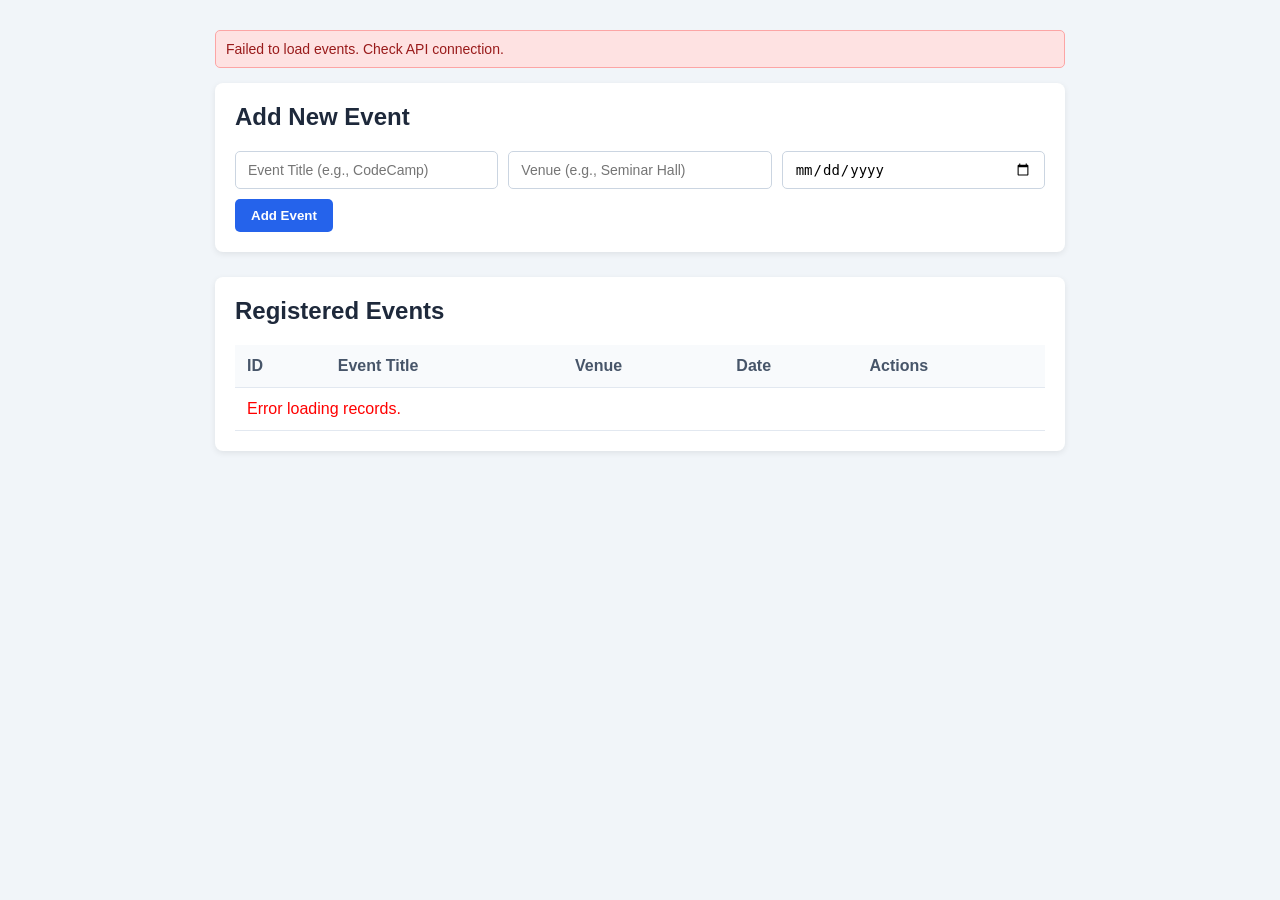
<file: practical13/index.html>
<!DOCTYPE html>
<html lang="en">
<head>
  <meta charset="UTF-8">
  <meta name="viewport" content="width=device-width, initial-scale=1.0">
  <title>Practical 13 - Event Management API</title>
  <style>
    body {
      font-family: Arial, sans-serif;
      margin: 30px;
      background-color: #f1f5f9;
      color: #334155;
    }
    .container {
      max-width: 850px;
      margin: auto;
    }
    .card {
      background: #ffffff;
      padding: 20px;
      border-radius: 8px;
      box-shadow: 0 2px 6px rgba(0, 0, 0, 0.08);
      margin-bottom: 25px;
    }
    h2 {
      margin-top: 0;
      color: #1e293b;
    }
    .form-group {
      display: flex;
      flex-wrap: wrap;
      gap: 10px;
      margin-bottom: 10px;
    }
    input {
      flex: 1;
      min-width: 180px;
      padding: 9px 12px;
      border: 1px solid #cbd5e1;
      border-radius: 5px;
      font-size: 14px;
    }
    button {
      padding: 9px 16px;
      border: none;
      border-radius: 5px;
      cursor: pointer;
      font-weight: bold;
      transition: background 0.2s;
    }
    .btn-submit { background-color: #2563eb; color: #fff; }
    .btn-submit:hover { background-color: #1d4ed8; }
    .btn-cancel { background-color: #64748b; color: #fff; display: none; }
    .btn-edit { background-color: #0284c7; color: #fff; margin-right: 5px; padding: 6px 10px; }
    .btn-delete { background-color: #ef4444; color: #fff; padding: 6px 10px; }
    
    /* Loading and Status Banner */
    #status-banner {
      display: none;
      padding: 10px;
      border-radius: 5px;
      margin-bottom: 15px;
      font-size: 14px;
    }
    .banner-success { background: #dcfce7; color: #166534; border: 1px solid #86efac; }
    .banner-error { background: #fee2e2; color: #991b1b; border: 1px solid #fca5a5; }
    .banner-loading { background: #e0f2fe; color: #075985; border: 1px solid #bae6fd; }

    table {
      width: 100%;
      border-collapse: collapse;
      margin-top: 10px;
    }
    th, td {
      text-align: left;
      padding: 12px;
      border-bottom: 1px solid #e2e8f0;
    }
    th {
      background-color: #f8fafc;
      color: #475569;
    }
  </style>
</head>
<body>

  <div class="container">
    <div id="status-banner"></div>

    <!-- Form Section -->
    <div class="card">
      <h2 id="form-heading">Add New Event</h2>
      <form id="event-form">
        <input type="hidden" id="event-id">
        <div class="form-group">
          <input type="text" id="title" placeholder="Event Title (e.g., CodeCamp)" required>
          <input type="text" id="venue" placeholder="Venue (e.g., Seminar Hall)" required>
          <input type="date" id="event_date" required>
        </div>
        <button type="submit" id="save-btn" class="btn-submit">Add Event</button>
        <button type="button" id="cancel-btn" class="btn-cancel">Cancel</button>
      </form>
    </div>

    <!-- Table Section -->
    <div class="card">
      <h2>Registered Events</h2>
      <table>
        <thead>
          <tr>
            <th>ID</th>
            <th>Event Title</th>
            <th>Venue</th>
            <th>Date</th>
            <th>Actions</th>
          </tr>
        </thead>
        <tbody id="events-tbody">
          <tr><td colspan="5">Loading events...</td></tr>
        </tbody>
      </table>
    </div>
  </div>

  <script src="script.js"></script>
</body>
</html>
</file>
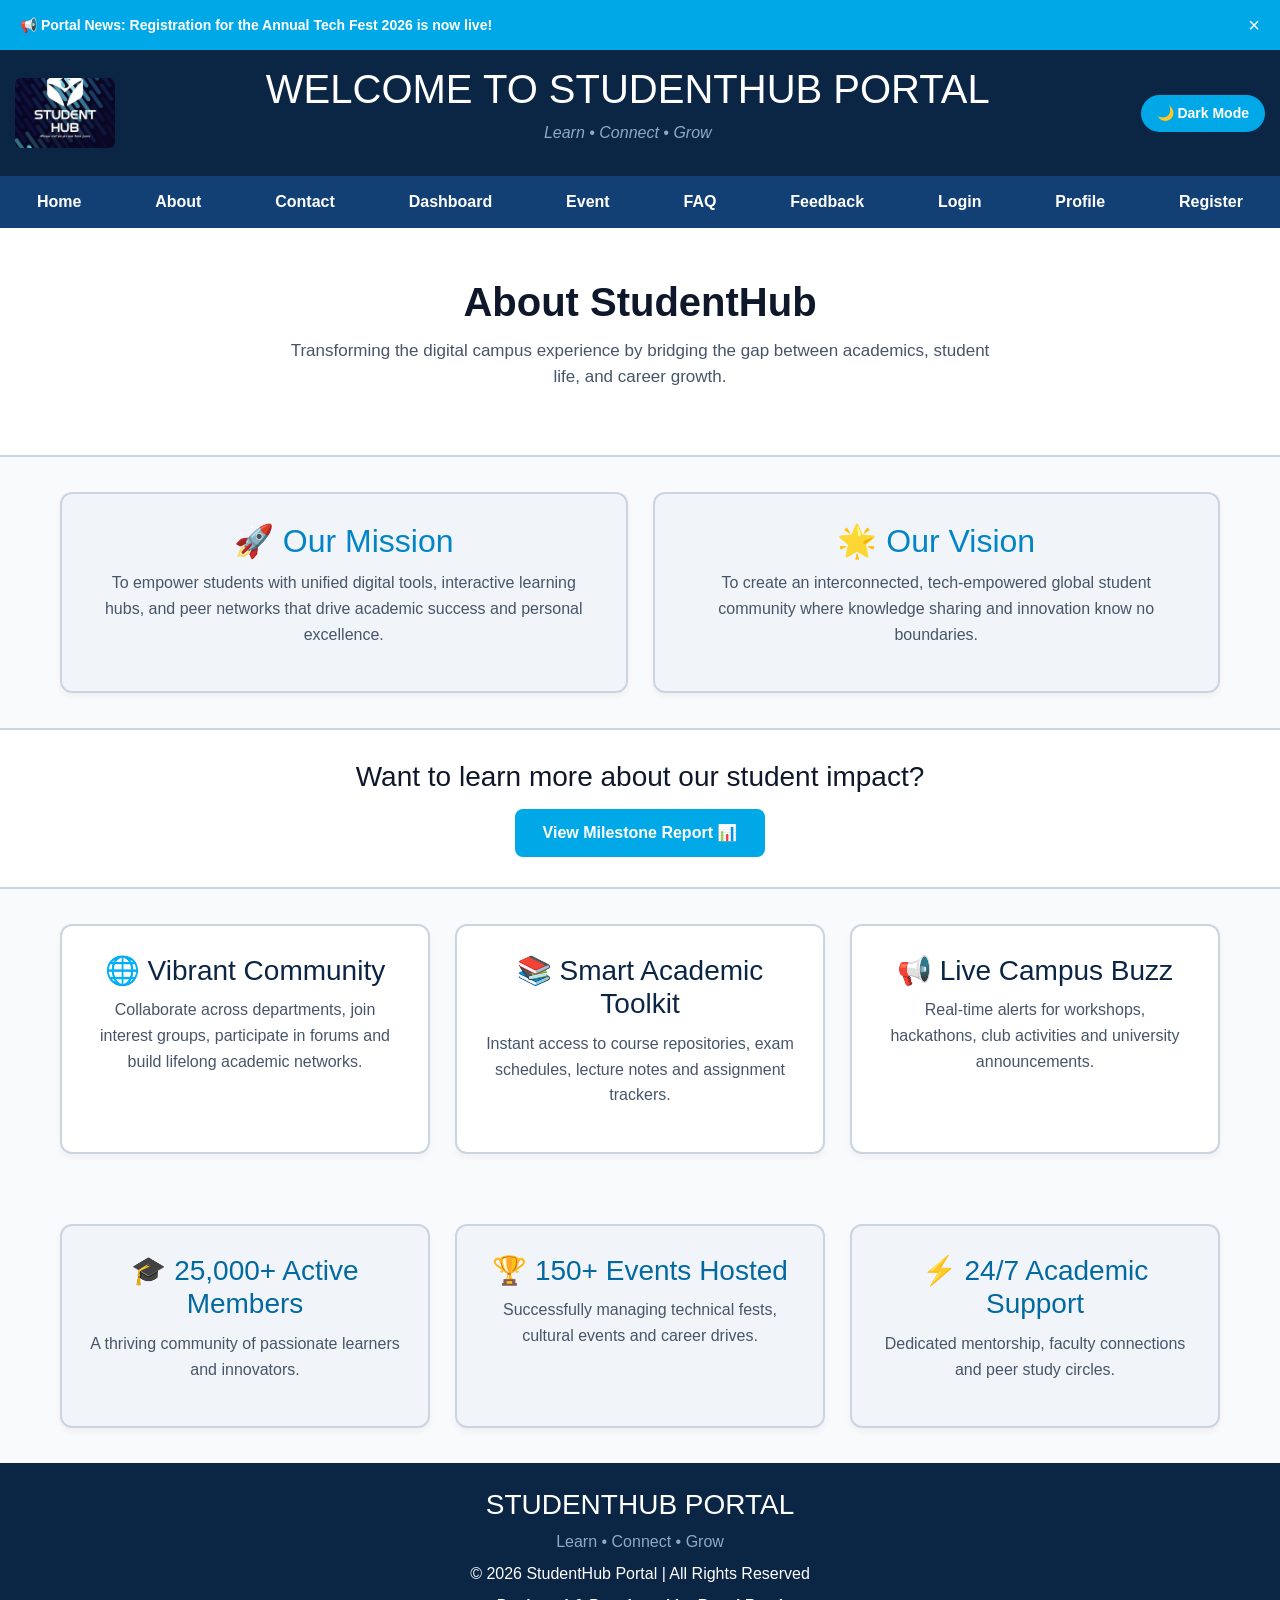
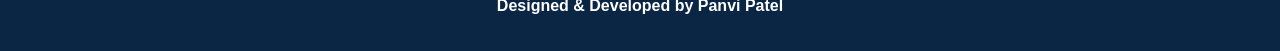
<file: About.html>
<!DOCTYPE html>
<html lang="en">

<head>
    <meta charset="UTF-8">
    <meta name="viewport" content="width=device-width, initial-scale=1.0">

    <!-- Bootstrap CSS -->
    <link href="https://cdn.jsdelivr.net/npm/bootstrap@5.3.7/dist/css/bootstrap.min.css" rel="stylesheet">

    <title>About Us - StudentHub Portal</title>

    <style>
        * {
            margin: 0;
            padding: 0;
            box-sizing: border-box;
            transition: background 0.3s, color 0.3s;
        }

        /* Color Theme Variables */
        :root {
            --bg-color: #F8FAFC;
            --text-color: #0F172A;
            --card-bg: #FFFFFF;
            --card-light: #F1F5F9;
            --header-bg: #0B2545;
            --navbar-bg: #134074;
            --border-color: #CBD5E1;
            --text-sub: #475569;
        }

        body.dark-mode {
            --bg-color: #0F172A;
            --text-color: #F8FAFC;
            --card-bg: #1E293B;
            --card-light: #334155;
            --header-bg: #020617;
            --navbar-bg: #0F172A;
            --border-color: #334155;
            --text-sub: #94A3B8;
        }

        body {
            font-family: Arial, sans-serif;
            background: var(--bg-color);
            color: var(--text-color);
        }

        /* ---------- Notification Banner ---------- */
        .notification-banner {
            background: #00A8E8;
            color: #fff;
            padding: 10px 20px;
            display: flex;
            justify-content: space-between;
            align-items: center;
            font-weight: bold;
            font-size: 14px;
        }

        .notification-banner .close-btn {
            background: transparent;
            border: none;
            color: white;
            font-size: 20px;
            cursor: pointer;
        }

        /* ---------- Header & Theme Button ---------- */
        .header {
            background: var(--header-bg);
            color: white;
            display: flex;
            flex-direction: column;
            align-items: center;
            gap: 15px;
            padding: 15px;
            position: relative;
        }

        .logo {
            width: 100px;
            height: 70px;
            object-fit: cover;
            border-radius: 6px;
        }

        .title {
            text-align: center;
        }

        .title p {
            color: #8DA9C4;
            margin-top: 8px;
        }

        .theme-btn {
            background: #00A8E8;
            color: white;
            border: none;
            padding: 8px 16px;
            border-radius: 20px;
            cursor: pointer;
            font-size: 14px;
            font-weight: bold;
            transition: transform 0.2s;
        }

        .theme-btn:hover {
            transform: scale(1.05);
        }

        /* ---------- Navbar & Mobile Menu ---------- */
        .nav-container {
            background: var(--navbar-bg);
            position: relative;
        }

        .hamburger {
            display: none;
            background: none;
            border: none;
            color: white;
            font-size: 24px;
            padding: 10px 20px;
            cursor: pointer;
            width: 100%;
            text-align: left;
        }

        .navbar {
            background: var(--navbar-bg);
            display: flex;
            justify-content: space-around;
            align-items: center;
            width: 100%;
            padding: 14px 0px;
            flex-wrap: nowrap;
            overflow-x: auto;
        }

        .navbar a {
            color: white;
            text-decoration: none;
            font-weight: bold;
            white-space: nowrap;
            padding: 0 10px;
            transition: 0.3s;
        }

        .navbar a:hover {
            color: #8DA9C4;
        }

        /* ---------- Sections & Cards ---------- */
        .hero {
            background: var(--card-bg);
            padding: 50px 20px;
            text-align: center;
            border-bottom: 2px solid var(--border-color);
        }

        .hero h1 {
            color: var(--text-color);
            font-weight: bold;
        }

        .hero p {
            color: var(--text-sub);
            margin-top: 12px;
            max-width: 700px;
            margin-left: auto;
            margin-right: auto;
            font-size: 17px;
        }

        .two-column, .three-column {
            display: grid;
            grid-template-columns: 1fr;
            gap: 25px;
            padding: 35px 20px;
            max-width: 1200px;
            margin: auto;
        }

        .box {
            padding: 28px;
            border: 2px solid var(--border-color);
            border-radius: 12px;
            text-align: center;
            box-shadow: 0 4px 6px rgba(0,0,0,0.04);
            transition: transform 0.3s, box-shadow 0.3s;
        }

        .box:hover {
            transform: translateY(-5px);
            box-shadow: 0 8px 15px rgba(0,0,0,0.1);
        }

        .light {
            background: var(--card-light);
        }

        .white {
            background: var(--card-bg);
        }

        .box p {
            color: var(--text-sub);
            margin-top: 10px;
            line-height: 1.6;
        }

        /* ---------- Interactive Trigger Button ---------- */
        .cta-box {
            text-align: center;
            padding: 30px 20px;
            background: var(--card-bg);
            border-top: 2px solid var(--border-color);
            border-bottom: 2px solid var(--border-color);
        }

        .btn-custom {
            background: #00A8E8;
            color: white;
            border: none;
            padding: 12px 28px;
            border-radius: 8px;
            font-size: 16px;
            font-weight: bold;
            cursor: pointer;
            transition: 0.3s;
        }

        .btn-custom:hover {
            background: #0086ba;
        }

        /* ---------- Modal Popup ---------- */
        .modal-overlay {
            display: none;
            position: fixed;
            top: 0;
            left: 0;
            width: 100%;
            height: 100%;
            background: rgba(0, 0, 0, 0.6);
            justify-content: center;
            align-items: center;
            z-index: 1000;
        }

        .modal-box {
            background: var(--card-bg);
            color: var(--text-color);
            padding: 30px;
            border-radius: 12px;
            max-width: 480px;
            width: 90%;
            text-align: center;
            position: relative;
            box-shadow: 0 10px 25px rgba(0,0,0,0.2);
        }

        .modal-close {
            position: absolute;
            top: 12px;
            right: 18px;
            background: none;
            border: none;
            font-size: 24px;
            cursor: pointer;
            color: var(--text-color);
        }

        /* ---------- Footer ---------- */
        footer {
            background: var(--header-bg);
            color: white;
            text-align: center;
            padding: 25px 20px;
        }

        footer p {
            margin: 8px 0;
        }

        .tag {
            color: #8DA9C4;
        }

        /* ---------- Responsive Breakpoints ---------- */
        @media(max-width: 767px) {
            .hamburger {
                display: block;
            }

            .navbar {
                display: none;
                flex-direction: column;
                padding: 10px 0;
                gap: 12px;
            }

            .navbar.show {
                display: flex;
            }
        }

        @media(min-width: 768px) {
            .header {
                flex-direction: row;
                justify-content: space-between;
            }

            .two-column {
                grid-template-columns: repeat(2, 1fr);
            }

            .three-column {
                grid-template-columns: repeat(3, 1fr);
            }
        }
    </style>
</head>

<body>

    <!-- 1. Dynamic Notification Banner -->
    <div class="notification-banner" id="banner">
        <span>📢 Portal News: Registration for the Annual Tech Fest 2026 is now live!</span>
        <button class="close-btn">&times;</button>
    </div>

    <!-- Header with Theme Switcher -->
    <header class="header">
        <img src="logo.jpeg" class="logo" alt="logo">

        <div class="title">
            <h1>WELCOME TO STUDENTHUB PORTAL</h1>
            <p><i>Learn • Connect • Grow</i></p>
        </div>

        <button class="theme-btn" id="themeToggle">🌙 Dark Mode</button>
    </header>

    <!-- Navbar with Mobile Hamburger Button -->
    <div class="nav-container">
        <button class="hamburger">☰ Menu</button>
        <nav class="navbar" id="navLinks">
            <a href="Home.html">Home</a>
            <a href="About.html">About</a>
            <a href="Contact.html">Contact</a>
            <a href="Dashboard.html">Dashboard</a>
            <a href="Event.html">Event</a>
            <a href="FAQ.html">FAQ</a>
            <a href="Feedback.html">Feedback</a>
            <a href="Login.html">Login</a>
            <a href="Profile.html">Profile</a>
            <a href="Register.html">Register</a>
        </nav>
    </div>

    <main>
        <!-- Hero Section -->
        <section class="hero">
            <h1>About StudentHub</h1>
            <p>
                Transforming the digital campus experience by bridging the gap between academics,
                student life, and career growth.
            </p>
        </section>

        <!-- Mission & Vision -->
        <section class="two-column">
            <div class="box light">
                <h2 style="color:#0284C7;">🚀 Our Mission</h2>
                <p>
                    To empower students with unified digital tools, interactive learning hubs,
                    and peer networks that drive academic success and personal excellence.
                </p>
            </div>

            <div class="box light">
                <h2 style="color:#0284C7;">🌟 Our Vision</h2>
                <p>
                    To create an interconnected, tech-empowered global student community
                    where knowledge sharing and innovation know no boundaries.
                </p>
            </div>
        </section>

        <!-- Interactive Popup Trigger Section -->
        <section class="cta-box">
            <h3 style="margin-bottom: 15px;">Want to learn more about our student impact?</h3>
            <button class="btn-custom btn-open-modal">View Milestone Report 📊</button>
        </section>

        <!-- Features -->
        <section class="three-column">
            <div class="box white">
                <h3 style="color:#0B2545;">🌐 Vibrant Community</h3>
                <p>
                    Collaborate across departments, join interest groups,
                    participate in forums and build lifelong academic networks.
                </p>
            </div>

            <div class="box white">
                <h3 style="color:#0B2545;">📚 Smart Academic Toolkit</h3>
                <p>
                    Instant access to course repositories, exam schedules,
                    lecture notes and assignment trackers.
                </p>
            </div>

            <div class="box white">
                <h3 style="color:#0B2545;">📢 Live Campus Buzz</h3>
                <p>
                    Real-time alerts for workshops, hackathons,
                    club activities and university announcements.
                </p>
            </div>
        </section>

        <!-- Statistics Grid -->
        <section class="three-column">
            <div class="box light">
                <h3 style="color:#0369A1;">🎓 25,000+ Active Members</h3>
                <p>A thriving community of passionate learners and innovators.</p>
            </div>

            <div class="box light">
                <h3 style="color:#0369A1;">🏆 150+ Events Hosted</h3>
                <p>Successfully managing technical fests, cultural events and career drives.</p>
            </div>

            <div class="box light">
                <h3 style="color:#0369A1;">⚡ 24/7 Academic Support</h3>
                <p>Dedicated mentorship, faculty connections and peer study circles.</p>
            </div>
        </section>

        <!-- Dynamic Modal Popup -->
        <div class="modal-overlay" id="customModal">
            <div class="modal-box">
                <button class="modal-close">&times;</button>
                <h3 style="color:#0B2545; margin-bottom: 12px;">📊 StudentHub 2026 Impact Report</h3>
                <p style="text-align: left; margin-bottom: 8px;">• Over <b>25,000+</b> active students onboarded.</p>
                <p style="text-align: left; margin-bottom: 8px;">• <b>150+</b> successful events organized across departments.</p>
                <p style="text-align: left; margin-bottom: 15px;">• <b>98%</b> positive feedback on academic resources accessibility.</p>
                <button class="btn-custom btn-close-modal">Close Report</button>
            </div>
        </div>
    </main>

    <footer>
        <h3>STUDENTHUB PORTAL</h3>

        <p class="tag">Learn • Connect • Grow</p>

        <p>© 2026 StudentHub Portal | All Rights Reserved</p>

        <p><b>Designed & Developed by Panvi Patel</b></p>
    </footer>

    <!-- Bootstrap JS -->
    <script src="https://cdn.jsdelivr.net/npm/bootstrap@5.3.7/dist/js/bootstrap.bundle.min.js"></script>

    <!-- Custom JavaScript -->
    <script src="script.js"></script>

</body>
</html>
</file>
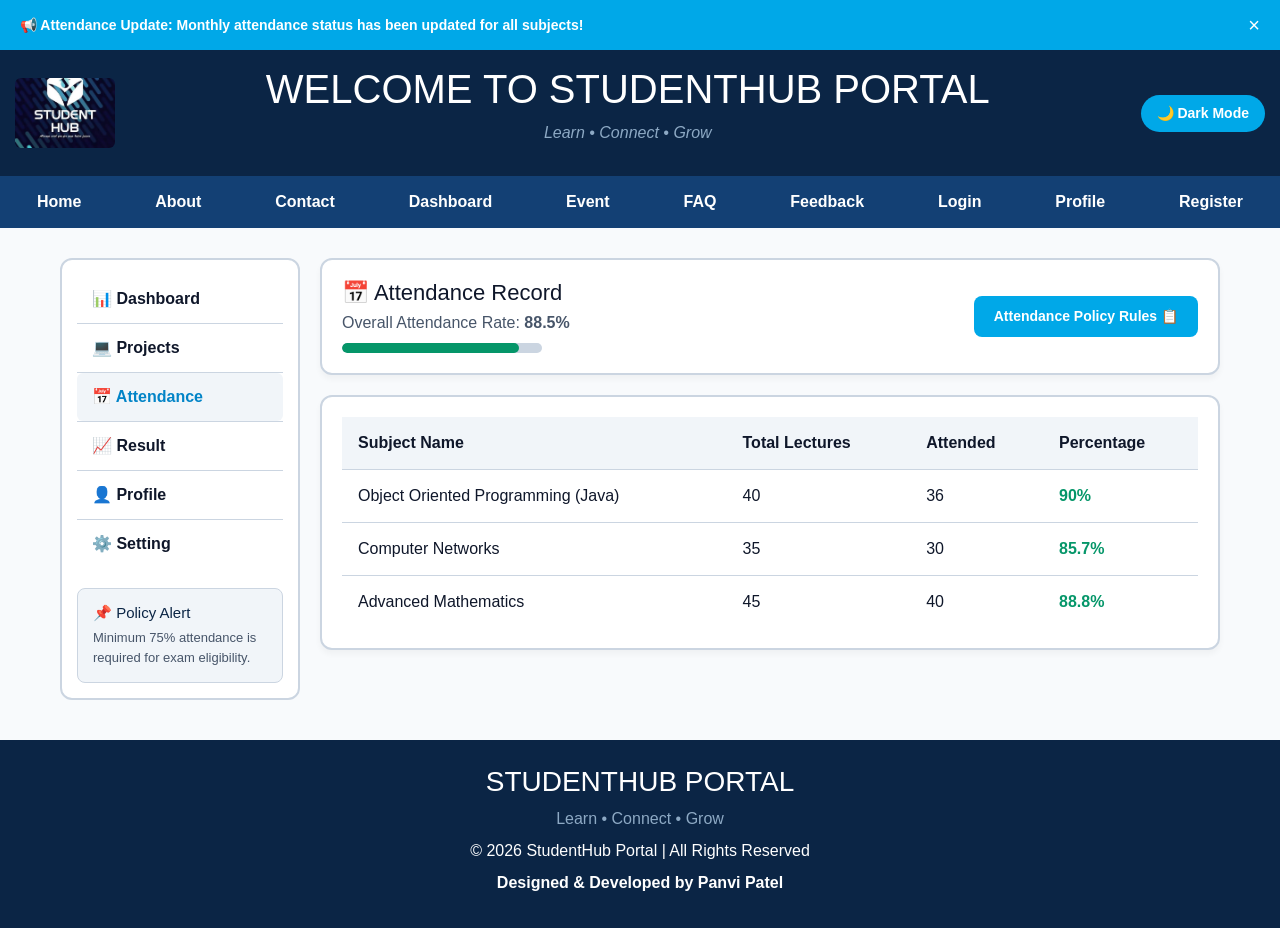
<file: Attendance.html>
<!DOCTYPE html>
<html lang="en">

<head>
    <meta charset="UTF-8">
    <meta name="viewport" content="width=device-width, initial-scale=1.0">

    <!-- Bootstrap CSS -->
    <link href="https://cdn.jsdelivr.net/npm/bootstrap@5.3.7/dist/css/bootstrap.min.css" rel="stylesheet">

    <title>Attendance - StudentHub Portal</title>

    <style>
        * {
            margin: 0;
            padding: 0;
            box-sizing: border-box;
            transition: background 0.3s, color 0.3s;
        }

        /* Color Theme Variables */
        :root {
            --bg-color: #F8FAFC;
            --text-color: #0F172A;
            --card-bg: #FFFFFF;
            --card-light: #F1F5F9;
            --header-bg: #0B2545;
            --navbar-bg: #134074;
            --border-color: #CBD5E1;
            --text-sub: #475569;
        }

        body.dark-mode {
            --bg-color: #0F172A;
            --text-color: #F8FAFC;
            --card-bg: #1E293B;
            --card-light: #334155;
            --header-bg: #020617;
            --navbar-bg: #0F172A;
            --border-color: #334155;
            --text-sub: #94A3B8;
        }

        body {
            font-family: Arial, sans-serif;
            background: var(--bg-color);
            color: var(--text-color);
        }

        /* ---------- Notification Banner ---------- */
        .notification-banner {
            background: #00A8E8;
            color: #fff;
            padding: 10px 20px;
            display: flex;
            justify-content: space-between;
            align-items: center;
            font-weight: bold;
            font-size: 14px;
        }

        .notification-banner .close-btn {
            background: transparent;
            border: none;
            color: white;
            font-size: 20px;
            cursor: pointer;
        }

        /* ---------- Header & Theme Button ---------- */
        .header {
            background: var(--header-bg);
            color: white;
            display: flex;
            flex-direction: column;
            align-items: center;
            gap: 15px;
            padding: 15px;
            position: relative;
        }

        .logo {
            width: 100px;
            height: 70px;
            object-fit: cover;
            border-radius: 6px;
        }

        .title {
            text-align: center;
        }

        .title p {
            color: #8DA9C4;
            margin-top: 8px;
        }

        .theme-btn {
            background: #00A8E8;
            color: white;
            border: none;
            padding: 8px 16px;
            border-radius: 20px;
            cursor: pointer;
            font-size: 14px;
            font-weight: bold;
            transition: transform 0.2s;
        }

        .theme-btn:hover {
            transform: scale(1.05);
        }

        /* ---------- Navbar & Mobile Menu ---------- */
        .nav-container {
            background: var(--navbar-bg);
            position: relative;
        }

        .hamburger {
            display: none;
            background: none;
            border: none;
            color: white;
            font-size: 24px;
            padding: 10px 20px;
            cursor: pointer;
            width: 100%;
            text-align: left;
        }

        .navbar {
            background: var(--navbar-bg);
            display: flex;
            justify-content: space-around;
            align-items: center;
            width: 100%;
            padding: 14px 0px;
            flex-wrap: nowrap;
            overflow-x: auto;
        }

        .navbar a {
            color: white;
            text-decoration: none;
            font-weight: bold;
            white-space: nowrap;
            padding: 0 10px;
            transition: 0.3s;
        }

        .navbar a:hover {
            color: #8DA9C4;
        }

        /* ---------- Dashboard Layout ---------- */
        .dashboard-layout {
            display: grid;
            grid-template-columns: 1fr;
            gap: 20px;
            max-width: 1200px;
            margin: 30px auto;
            padding: 0 20px;
        }

        /* Sidebar Styling */
        .sidebar {
            background: var(--card-bg);
            border: 2px solid var(--border-color);
            border-radius: 12px;
            padding: 15px;
        }

        .sidebar-menu {
            list-style: none;
            padding: 0;
            margin: 0;
        }

        .sidebar-menu li {
            border-bottom: 1px solid var(--border-color);
        }

        .sidebar-menu li:last-child {
            border-bottom: none;
        }

        .sidebar-menu a {
            display: block;
            padding: 12px 15px;
            color: var(--text-color);
            text-decoration: none;
            font-weight: bold;
            border-radius: 6px;
            transition: background 0.2s;
        }

        .sidebar-menu a:hover, .sidebar-menu a.active {
            background: var(--card-light);
            color: #0284C7;
        }

        .policy-alert {
            background: var(--card-light);
            border: 1px solid var(--border-color);
            border-radius: 8px;
            padding: 15px;
            margin-top: 20px;
        }

        .policy-alert h4 {
            color: #0B2545;
            font-size: 15px;
            margin-bottom: 6px;
        }

        body.dark-mode .policy-alert h4 {
            color: #38BDF8;
        }

        /* Content Area */
        .content-area {
            display: flex;
            flex-direction: column;
            gap: 20px;
        }

        .summary-card {
            background: var(--card-bg);
            border: 2px solid var(--border-color);
            border-radius: 12px;
            padding: 20px;
            box-shadow: 0 4px 6px rgba(0,0,0,0.04);
            display: flex;
            justify-content: space-between;
            align-items: center;
            flex-wrap: wrap;
            gap: 15px;
        }

        .table-card {
            background: var(--card-bg);
            border: 2px solid var(--border-color);
            border-radius: 12px;
            padding: 20px;
            box-shadow: 0 4px 6px rgba(0,0,0,0.04);
            overflow-x: auto;
        }

        .custom-table {
            width: 100%;
            border-collapse: collapse;
            text-align: left;
        }

        .custom-table th, .custom-table td {
            padding: 14px 16px;
            border-bottom: 1px solid var(--border-color);
        }

        .custom-table th {
            background: var(--card-light);
            color: var(--text-color);
            font-weight: bold;
        }

        .custom-table tr:last-child td {
            border-bottom: none;
        }

        .badge-success {
            color: #059669;
            font-weight: bold;
        }

        /* Dynamic Progress Bar */
        .progress-container {
            width: 100%;
            background: var(--border-color);
            border-radius: 20px;
            height: 10px;
            overflow: hidden;
            margin-top: 8px;
        }

        .progress-bar {
            height: 100%;
            background: #059669;
            border-radius: 20px;
        }

        /* Buttons & Modal */
        .btn-custom {
            background: #00A8E8;
            color: white;
            border: none;
            padding: 10px 20px;
            border-radius: 8px;
            font-size: 14px;
            font-weight: bold;
            cursor: pointer;
            transition: 0.3s;
        }

        .btn-custom:hover {
            background: #0086ba;
        }

        .modal-overlay {
            display: none;
            position: fixed;
            top: 0;
            left: 0;
            width: 100%;
            height: 100%;
            background: rgba(0, 0, 0, 0.6);
            justify-content: center;
            align-items: center;
            z-index: 1000;
        }

        .modal-box {
            background: var(--card-bg);
            color: var(--text-color);
            padding: 30px;
            border-radius: 12px;
            max-width: 480px;
            width: 90%;
            text-align: center;
            position: relative;
            box-shadow: 0 10px 25px rgba(0,0,0,0.2);
        }

        .modal-close {
            position: absolute;
            top: 12px;
            right: 18px;
            background: none;
            border: none;
            font-size: 24px;
            cursor: pointer;
            color: var(--text-color);
        }

        /* Footer */
        footer {
            background: var(--header-bg);
            color: white;
            text-align: center;
            padding: 25px 20px;
            margin-top: 40px;
        }

        footer p {
            margin: 8px 0;
        }

        .tag {
            color: #8DA9C4;
        }

        /* Responsive Breakpoints */
        @media(max-width: 767px) {
            .hamburger {
                display: block;
            }

            .navbar {
                display: none;
                flex-direction: column;
                padding: 10px 0;
                gap: 12px;
            }

            .navbar.show {
                display: flex;
            }
        }

        @media(min-width: 768px) {
            .header {
                flex-direction: row;
                justify-content: space-between;
            }

            .dashboard-layout {
                grid-template-columns: 240px 1fr;
            }
        }
    </style>
</head>

<body>

    <!-- Notification Banner -->
    <div class="notification-banner" id="banner">
        <span>📢 Attendance Update: Monthly attendance status has been updated for all subjects!</span>
        <button class="close-btn">&times;</button>
    </div>

    <!-- Header with Theme Switcher -->
    <header class="header">
        <img src="logo.jpeg" class="logo" alt="logo">

        <div class="title">
            <h1>WELCOME TO STUDENTHUB PORTAL</h1>
            <p><i>Learn • Connect • Grow</i></p>
        </div>

        <button class="theme-btn" id="themeToggle">🌙 Dark Mode</button>
    </header>

    <!-- Navbar with Hamburger Menu -->
    <div class="nav-container">
        <button class="hamburger">☰ Menu</button>
        <nav class="navbar" id="navLinks">
            <a href="Home.html">Home</a>
            <a href="About.html">About</a>
            <a href="Contact.html">Contact</a>
            <a href="Dashboard.html">Dashboard</a>
            <a href="Event.html">Event</a>
            <a href="FAQ.html">FAQ</a>
            <a href="Feedback.html">Feedback</a>
            <a href="Login.html">Login</a>
            <a href="Profile.html">Profile</a>
            <a href="Register.html">Register</a>
        </nav>
    </div>

    <!-- Main Dashboard Layout -->
    <main class="dashboard-layout">

        <!-- Sidebar Navigation -->
        <aside class="sidebar">
            <ul class="sidebar-menu">
                <li><a href="Dashboard.html">📊 Dashboard</a></li>
                <li><a href="Projects.html">💻 Projects</a></li>
                <li><a href="Attendance.html" class="active">📅 Attendance</a></li>
                <li><a href="Result.html">📈 Result</a></li>
                <li><a href="Profile.html">👤 Profile</a></li>
                <li><a href="Setting.html">⚙️ Setting</a></li>
            </ul>

            <div class="policy-alert">
                <h4>📌 Policy Alert</h4>
                <p style="font-size: 13px; color: var(--text-sub); margin: 0;">Minimum 75% attendance is required for exam eligibility.</p>
            </div>
        </aside>

        <!-- Attendance Content Area -->
        <section class="content-area">

            <!-- Summary Card -->
            <div class="summary-card">
                <div>
                    <h2 style="margin: 0; font-size: 22px;">📅 Attendance Record</h2>
                    <p style="margin: 5px 0 0 0; color: var(--text-sub);">Overall Attendance Rate: <b>88.5%</b></p>
                    <div class="progress-container" style="width: 200px;">
                        <div class="progress-bar" style="width: 88.5%;"></div>
                    </div>
                </div>
                <button class="btn-custom btn-open-modal">Attendance Policy Rules 📋</button>
            </div>

            <!-- Table Card -->
            <div class="table-card">
                <table class="custom-table">
                    <thead>
                        <tr>
                            <th>Subject Name</th>
                            <th>Total Lectures</th>
                            <th>Attended</th>
                            <th>Percentage</th>
                        </tr>
                    </thead>
                    <tbody>
                        <tr>
                            <td>Object Oriented Programming (Java)</td>
                            <td>40</td>
                            <td>36</td>
                            <td><span class="badge-success">90%</span></td>
                        </tr>
                        <tr>
                            <td>Computer Networks</td>
                            <td>35</td>
                            <td>30</td>
                            <td><span class="badge-success">85.7%</span></td>
                        </tr>
                        <tr>
                            <td>Advanced Mathematics</td>
                            <td>45</td>
                            <td>40</td>
                            <td><span class="badge-success">88.8%</span></td>
                        </tr>
                    </tbody>
                </table>
            </div>

        </section>

    </main>

    <!-- Modal Popup for Policy -->
    <div class="modal-overlay" id="customModal">
        <div class="modal-box">
            <button class="modal-close">&times;</button>
            <h3 style="margin-bottom: 12px;">📋 Attendance Guidelines</h3>
            <p style="text-align: left; font-size: 14px; margin-bottom: 8px;">• <b>75% Criteria:</b> Compulsory for appearing in final university examinations.</p>
            <p style="text-align: left; font-size: 14px; margin-bottom: 8px;">• <b>Medical Leave:</b> Valid certificates must be submitted within 3 days.</p>
            <p style="text-align: left; font-size: 14px; margin-bottom: 15px;">• <b>Discrepancy:</b> Contact your class counselor for any attendance corrections.</p>
            <button class="btn-custom btn-close-modal">Got It!</button>
        </div>
    </div>

    <!-- Footer -->
    <footer>
        <h3>STUDENTHUB PORTAL</h3>
        <p class="tag">Learn • Connect • Grow</p>
        <p>© 2026 StudentHub Portal | All Rights Reserved</p>
        <p><b>Designed & Developed by Panvi Patel</b></p>
    </footer>

    <!-- Bootstrap JS -->
    <script src="https://cdn.jsdelivr.net/npm/bootstrap@5.3.7/dist/js/bootstrap.bundle.min.js"></script>

    <!-- External Script -->
    <script src="script.js"></script>

</body>
</html>
</file>
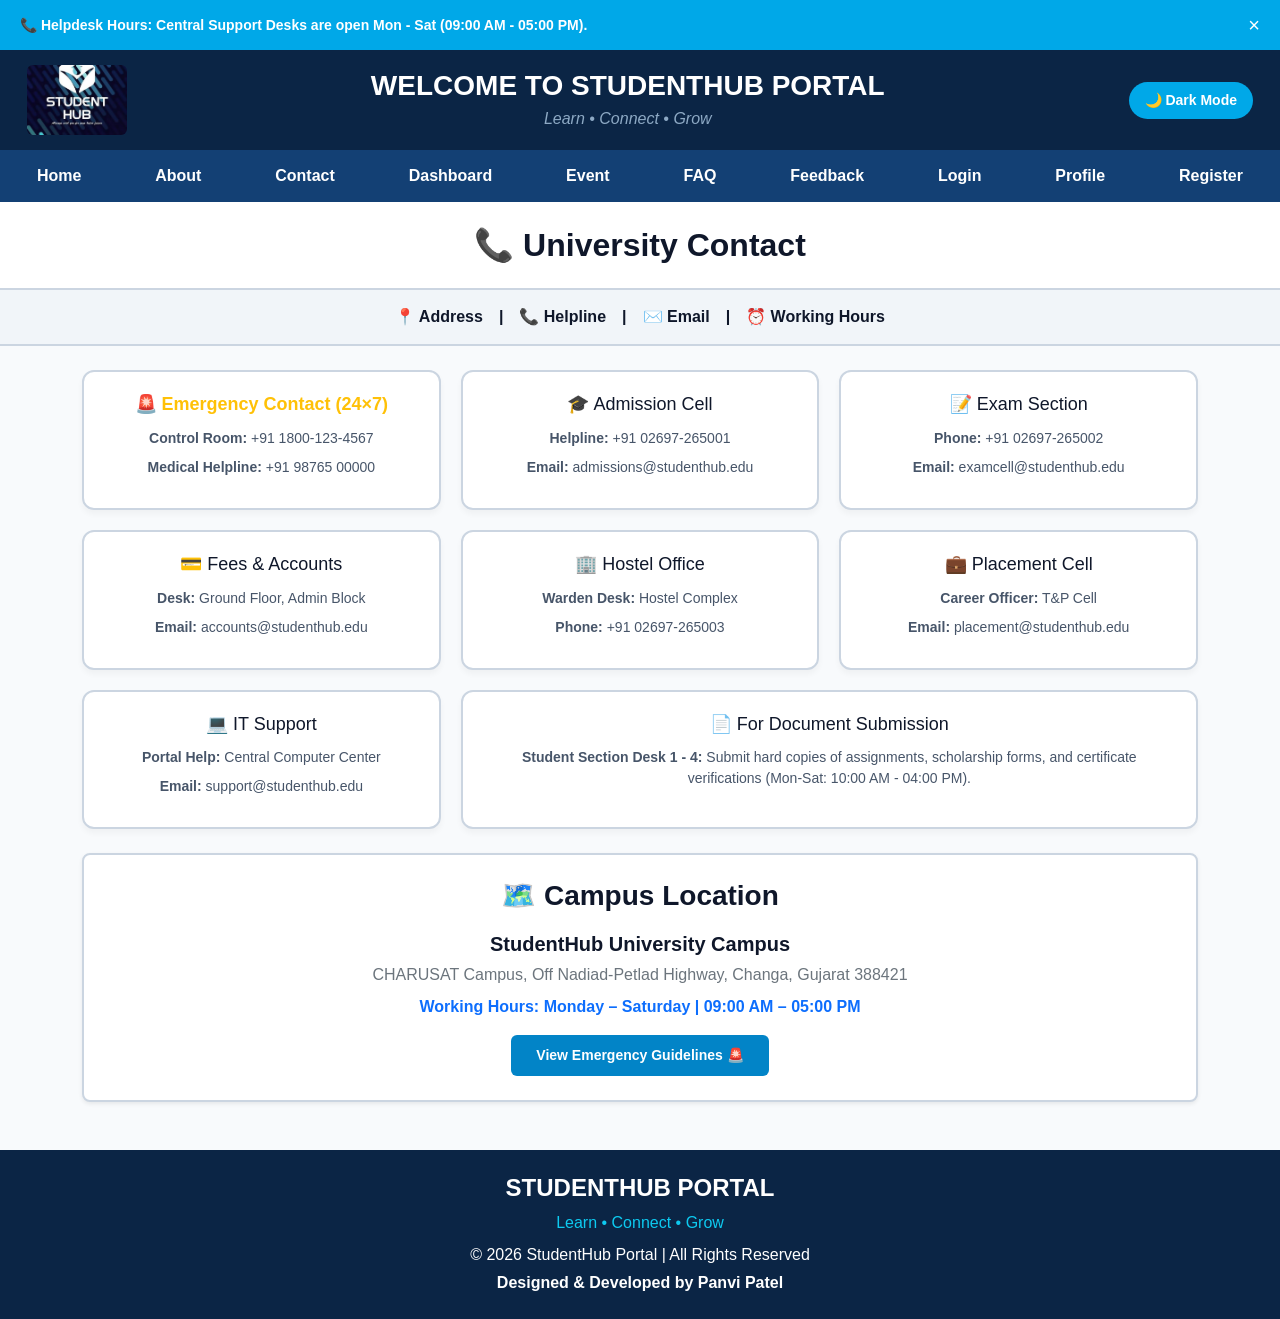
<file: Contact.html>
<!DOCTYPE html>
<html lang="en">

<head>
    <meta charset="UTF-8">
    <meta name="viewport" content="width=device-width, initial-scale=1.0">

    <!-- Bootstrap 5 CSS -->
    <link href="https://cdn.jsdelivr.net/npm/bootstrap@5.3.3/dist/css/bootstrap.min.css" rel="stylesheet">

    <title>University Contact - StudentHub Portal</title>

    <style>
        * {
            margin: 0;
            padding: 0;
            box-sizing: border-box;
            transition: background 0.3s, color 0.3s;
        }

        /* Color Theme Variables */
        :root {
            --bg-color: #F8FAFC;
            --text-color: #0F172A;
            --card-bg: #FFFFFF;
            --card-light: #F1F5F9;
            --header-bg: #0B2545;
            --navbar-bg: #134074;
            --border-color: #CBD5E1;
            --text-sub: #475569;
        }

        body.dark-mode {
            --bg-color: #0F172A;
            --text-color: #F8FAFC;
            --card-bg: #1E293B;
            --card-light: #334155;
            --header-bg: #020617;
            --navbar-bg: #0F172A;
            --border-color: #334155;
            --text-sub: #94A3B8;
        }

        body {
            font-family: Arial, sans-serif;
            background: var(--bg-color);
            color: var(--text-color);
        }

        /* ---------- Notification Banner (Flexbox) ---------- */
        .notification-banner {
            background: #00A8E8;
            color: #fff;
            padding: 10px 20px;
            font-weight: bold;
            font-size: 14px;
        }

        .notification-banner .close-btn {
            background: transparent;
            border: none;
            color: white;
            font-size: 20px;
            cursor: pointer;
        }

        /* ---------- Header & Theme Button ---------- */
        .header {
            background: var(--header-bg);
            color: white;
            padding: 15px;
        }

        .logo {
            width: 100px;
            height: 70px;
            object-fit: cover;
            border-radius: 6px;
        }

        .title p {
            color: #8DA9C4;
            margin-top: 5px;
        }

        .theme-btn {
            background: #00A8E8;
            color: white;
            border: none;
            padding: 8px 16px;
            border-radius: 20px;
            cursor: pointer;
            font-size: 14px;
            font-weight: bold;
            transition: transform 0.2s;
        }

        .theme-btn:hover {
            transform: scale(1.05);
        }

        /* ---------- NAVBAR ---------- */
        .nav-container {
            background: var(--navbar-bg);
        }

        .hamburger {
            display: none;
            background: none;
            border: none;
            color: white;
            font-size: 24px;
            padding: 10px 20px;
            cursor: pointer;
            width: 100%;
            text-align: left;
        }

        .navbar {
            background: #134074;
            display: flex;
            justify-content: space-around;
            align-items: center;
            width: 100%;
            padding: 14px 0px;
            flex-wrap: nowrap;
            overflow-x: auto;
        }

        .navbar a {
            color: white;
            text-decoration: none;
            font-weight: bold;
            white-space: nowrap;
            padding: 0 10px;
            transition: 0.3s;
        }

        .navbar a:hover {
            color: #8DA9C4;
        }

        /* Dynamic Hero Section Style (Fix for Dark Mode Issue) */
        .hero-contact-section {
            background: var(--card-bg);
            color: var(--text-color);
            border-bottom: 2px solid var(--border-color);
        }

        /* Dynamic Campus Location Card (Fix for Dark Mode Issue) */
        .location-card-custom {
            background: var(--card-bg);
            color: var(--text-color);
            border: 2px solid var(--border-color);
        }

        /* ---------- CSS Grid Layout for Contact Cards ---------- */
        .contact-grid-custom {
            display: grid;
            grid-template-columns: 1fr;
            gap: 20px;
        }

        .contact-card-custom {
            background: var(--card-bg);
            border: 2px solid var(--border-color);
            border-radius: 12px;
            padding: 22px;
            box-shadow: 0 4px 6px rgba(0, 0, 0, 0.04);
            transition: transform 0.3s, box-shadow 0.3s;
        }

        .contact-card-custom:hover {
            transform: translateY(-5px);
            box-shadow: 0 8px 15px rgba(0, 0, 0, 0.1);
        }

        .contact-card-custom h3 {
            font-size: 18px;
            margin-bottom: 12px;
            color: var(--text-color);
        }

        .contact-card-custom p {
            margin-bottom: 8px;
            color: var(--text-sub);
            font-size: 14px;
        }

        .sub-nav-bar {
            background: var(--card-light);
            padding: 15px 20px;
            border-bottom: 2px solid var(--border-color);
            color: var(--text-color);
        }

        .btn-custom {
            background: #0284C7;
            color: white;
            border: none;
            padding: 10px 25px;
            font-size: 14px;
            font-weight: bold;
            border-radius: 6px;
            cursor: pointer;
            transition: 0.3s;
        }

        .btn-custom:hover {
            background: #0086ba;
            color: white;
        }

        /* ---------- Modal Popup ---------- */
        .modal-overlay {
            display: none;
            position: fixed;
            top: 0;
            left: 0;
            width: 100%;
            height: 100%;
            background: rgba(0, 0, 0, 0.6);
            justify-content: center;
            align-items: center;
            z-index: 1000;
        }

        .modal-box {
            background: var(--card-bg);
            color: var(--text-color);
            padding: 30px;
            border-radius: 12px;
            max-width: 480px;
            width: 90%;
            position: relative;
            box-shadow: 0 10px 25px rgba(0, 0, 0, 0.2);
        }

        .modal-close {
            position: absolute;
            top: 12px;
            right: 18px;
            background: none;
            border: none;
            font-size: 24px;
            cursor: pointer;
            color: var(--text-color);
        }

        /* Footer */
        footer {
            background: var(--header-bg);
            color: white;
        }

        /* ---------- Responsive Breakpoints ---------- */
        @media(max-width: 767px) {
            .hamburger {
                display: block;
            }

            .navbar {
                display: none;
                flex-direction: column;
                padding: 10px 0;
                gap: 12px;
            }

            .navbar.show {
                display: flex;
            }
        }

        @media(min-width: 768px) {
            .contact-grid-custom {
                grid-template-columns: repeat(3, 1fr);
            }

            .full-span-card {
                grid-column: span 2;
            }
        }
    </style>
</head>

<body>

    <!-- Notification Banner -->
    <div class="notification-banner d-flex justify-content-between align-items-center" id="banner">
        <span>📞 Helpdesk Hours: Central Support Desks are open Mon - Sat (09:00 AM - 05:00 PM).</span>
        <button class="close-btn">&times;</button>
    </div>

    <!-- Header -->
    <header class="header text-center text-md-start">
        <div class="container-fluid d-flex flex-column flex-md-row justify-content-between align-items-center gap-3">
            <img src="logo.jpeg" class="logo" alt="logo">

            <div class="title text-center">
                <h1 class="h3 fw-bold mb-0">WELCOME TO STUDENTHUB PORTAL</h1>
                <p class="mb-0"><i>Learn • Connect • Grow</i></p>
            </div>

            <button class="theme-btn" id="themeToggle">🌙 Dark Mode</button>
        </div>
    </header>

    <!-- Navbar with Mobile Hamburger Button -->
    <div class="nav-container">
        <button class="hamburger">☰ Menu</button>
        <nav class="navbar" id="navLinks">
            <a href="Home.html">Home</a>
            <a href="About.html">About</a>
            <a href="Contact.html">Contact</a>
            <a href="Dashboard.html">Dashboard</a>
            <a href="Event.html">Event</a>
            <a href="FAQ.html">FAQ</a>
            <a href="Feedback.html">Feedback</a>
            <a href="Login.html">Login</a>
            <a href="Profile.html">Profile</a>
            <a href="Register.html">Register</a>
        </nav>
    </div>

    <main>
        <!-- Fixed Hero Section with CSS variable support -->
        <section class="hero-contact-section py-4 text-center">
            <div class="container">
                <h1 class="h2 fw-bold m-0">📞 University Contact</h1>
            </div>
        </section>

        <!-- Sub Quick Links Bar -->
        <section class="sub-nav-bar text-center">
            <div class="container d-flex flex-wrap justify-content-center gap-3 fw-bold">
                <span>📍 Address</span> |
                <span>📞 Helpline</span> |
                <span>✉️ Email</span> |
                <span>⏰ Working Hours</span>
            </div>
        </section>

        <!-- Contact Cards Section -->
        <section class="py-4">
            <div class="container">
                <div class="contact-grid-custom">

                    <div class="contact-card-custom text-center">
                        <h3 class="text-warning fw-bold">🚨 Emergency Contact (24×7)</h3>
                        <p><b>Control Room:</b> +91 1800-123-4567</p>
                        <p><b>Medical Helpline:</b> +91 98765 00000</p>
                    </div>

                    <div class="contact-card-custom text-center">
                        <h3>🎓 Admission Cell</h3>
                        <p><b>Helpline:</b> +91 02697-265001</p>
                        <p><b>Email:</b> admissions@studenthub.edu</p>
                    </div>

                    <div class="contact-card-custom text-center">
                        <h3>📝 Exam Section</h3>
                        <p><b>Phone:</b> +91 02697-265002</p>
                        <p><b>Email:</b> examcell@studenthub.edu</p>
                    </div>

                    <div class="contact-card-custom text-center">
                        <h3>💳 Fees & Accounts</h3>
                        <p><b>Desk:</b> Ground Floor, Admin Block</p>
                        <p><b>Email:</b> accounts@studenthub.edu</p>
                    </div>

                    <div class="contact-card-custom text-center">
                        <h3>🏢 Hostel Office</h3>
                        <p><b>Warden Desk:</b> Hostel Complex</p>
                        <p><b>Phone:</b> +91 02697-265003</p>
                    </div>

                    <div class="contact-card-custom text-center">
                        <h3>💼 Placement Cell</h3>
                        <p><b>Career Officer:</b> T&P Cell</p>
                        <p><b>Email:</b> placement@studenthub.edu</p>
                    </div>

                    <div class="contact-card-custom text-center">
                        <h3>💻 IT Support</h3>
                        <p><b>Portal Help:</b> Central Computer Center</p>
                        <p><b>Email:</b> support@studenthub.edu</p>
                    </div>

                    <div class="contact-card-custom text-center full-span-card">
                        <h3>📄 For Document Submission</h3>
                        <p><b>Student Section Desk 1 - 4:</b> Submit hard copies of assignments, scholarship forms, and certificate verifications (Mon-Sat: 10:00 AM - 04:00 PM).</p>
                    </div>

                </div>
            </div>
        </section>

        <!-- Fixed Campus Location Section -->
        <section class="pb-5">
            <div class="container">
                <div class="location-card-custom p-4 text-center shadow-sm rounded-3">
                    <h2 class="h3 fw-bold mb-3">🗺️ Campus Location</h2>
                    <p class="fs-5 fw-semibold mb-1">StudentHub University Campus</p>
                    <p class="text-secondary mb-2">CHARUSAT Campus, Off Nadiad-Petlad Highway, Changa, Gujarat 388421</p>
                    <p class="text-primary fw-bold mb-3">Working Hours: Monday – Saturday | 09:00 AM – 05:00 PM</p>
                    <div class="d-flex justify-content-center">
                        <button class="btn-custom btn-open-modal">View Emergency Guidelines 🚨</button>
                    </div>
                </div>
            </div>
        </section>

        <!-- Dynamic Modal Popup -->
        <div class="modal-overlay" id="customModal">
            <div class="modal-box text-center">
                <button class="modal-close">&times;</button>
                <h3 class="text-warning fw-bold mb-3">🚨 Emergency Campus Protocol</h3>
                <p class="text-start mb-2">• <b>Medical Emergency:</b> Call +91 98765 00000 for immediate campus ambulance service.</p>
                <p class="text-start mb-2">• <b>Security Desk:</b> Main gate security desk remains operational 24x7.</p>
                <p class="text-start mb-4">• <b>IT Helpdesk:</b> For portal lockouts, visit Central Computer Center Room 102.</p>
                <button class="btn-custom btn-close-modal w-100">Understood</button>
            </div>
        </div>

    </main>

    <!-- Footer -->
    <footer class="py-4 text-center">
        <div class="container">
            <h3 class="h4 fw-bold mb-2">STUDENTHUB PORTAL</h3>
            <p class="text-info mb-2">Learn • Connect • Grow</p>
            <p class="mb-1">© 2026 StudentHub Portal | All Rights Reserved</p>
            <p class="fw-bold mb-0">Designed & Developed by Panvi Patel</p>
        </div>
    </footer>

    <!-- Bootstrap 5 JS Bundle -->
    <script src="https://cdn.jsdelivr.net/npm/bootstrap@5.3.3/dist/js/bootstrap.bundle.min.js"></script>

    <!-- External Script -->
    <script src="script.js"></script>

</body>

</html>
</file>
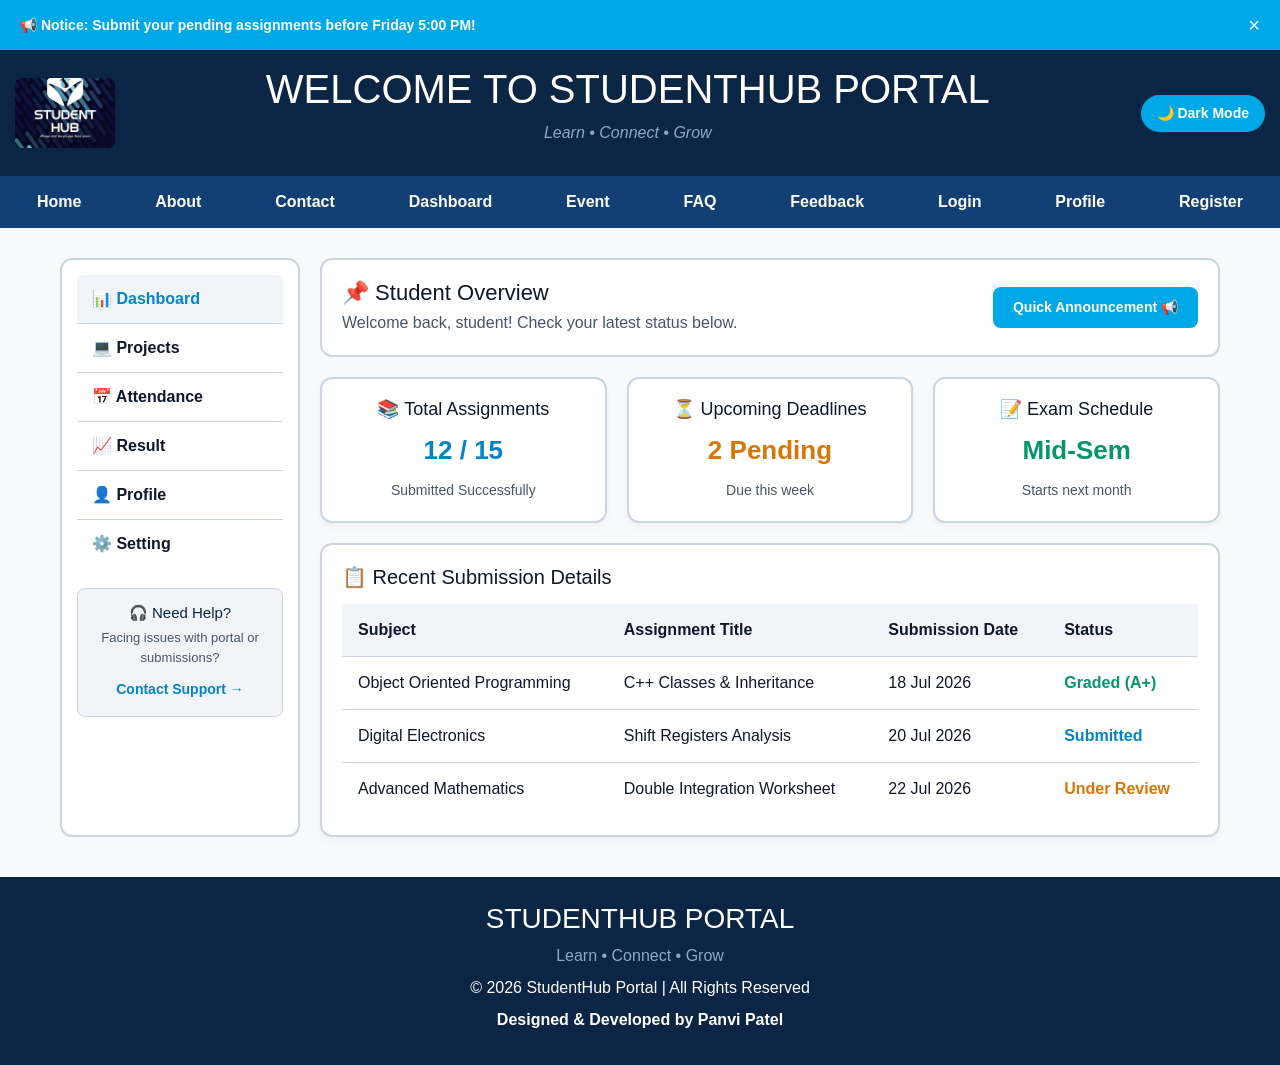
<file: Dashboard.html>
<!DOCTYPE html>
<html lang="en">

<head>
    <meta charset="UTF-8">
    <meta name="viewport" content="width=device-width, initial-scale=1.0">

    <!-- Bootstrap CSS -->
    <link href="https://cdn.jsdelivr.net/npm/bootstrap@5.3.7/dist/css/bootstrap.min.css" rel="stylesheet">

    <title>Dashboard - StudentHub Portal</title>

    <style>
        * {
            margin: 0;
            padding: 0;
            box-sizing: border-box;
            transition: background 0.3s, color 0.3s;
        }

        /* Color Theme Variables */
        :root {
            --bg-color: #F8FAFC;
            --text-color: #0F172A;
            --card-bg: #FFFFFF;
            --card-light: #F1F5F9;
            --header-bg: #0B2545;
            --navbar-bg: #134074;
            --border-color: #CBD5E1;
            --text-sub: #475569;
        }

        body.dark-mode {
            --bg-color: #0F172A;
            --text-color: #F8FAFC;
            --card-bg: #1E293B;
            --card-light: #334155;
            --header-bg: #020617;
            --navbar-bg: #0F172A;
            --border-color: #334155;
            --text-sub: #94A3B8;
        }

        body {
            font-family: Arial, sans-serif;
            background: var(--bg-color);
            color: var(--text-color);
        }

        /* ---------- Notification Banner ---------- */
        .notification-banner {
            background: #00A8E8;
            color: #fff;
            padding: 10px 20px;
            display: flex;
            justify-content: space-between;
            align-items: center;
            font-weight: bold;
            font-size: 14px;
        }

        .notification-banner .close-btn {
            background: transparent;
            border: none;
            color: white;
            font-size: 20px;
            cursor: pointer;
        }

        /* ---------- Header & Theme Button ---------- */
        .header {
            background: var(--header-bg);
            color: white;
            display: flex;
            flex-direction: column;
            align-items: center;
            gap: 15px;
            padding: 15px;
            position: relative;
        }

        .logo {
            width: 100px;
            height: 70px;
            object-fit: cover;
            border-radius: 6px;
        }

        .title {
            text-align: center;
        }

        .title p {
            color: #8DA9C4;
            margin-top: 8px;
        }

        .theme-btn {
            background: #00A8E8;
            color: white;
            border: none;
            padding: 8px 16px;
            border-radius: 20px;
            cursor: pointer;
            font-size: 14px;
            font-weight: bold;
            transition: transform 0.2s;
        }

        .theme-btn:hover {
            transform: scale(1.05);
        }

        /* ---------- Navbar & Mobile Menu ---------- */
        .nav-container {
            background: var(--navbar-bg);
            position: relative;
        }

        .hamburger {
            display: none;
            background: none;
            border: none;
            color: white;
            font-size: 24px;
            padding: 10px 20px;
            cursor: pointer;
            width: 100%;
            text-align: left;
        }

        .navbar {
            background: var(--navbar-bg);
            display: flex;
            justify-content: space-around;
            align-items: center;
            width: 100%;
            padding: 14px 0px;
            flex-wrap: nowrap;
            overflow-x: auto;
        }

        .navbar a {
            color: white;
            text-decoration: none;
            font-weight: bold;
            white-space: nowrap;
            padding: 0 10px;
            transition: 0.3s;
        }

        .navbar a:hover {
            color: #8DA9C4;
        }

        /* ---------- Dashboard Layout ---------- */
        .dashboard-layout {
            display: grid;
            grid-template-columns: 1fr;
            gap: 20px;
            max-width: 1200px;
            margin: 30px auto;
            padding: 0 20px;
        }

        /* Sidebar Styling */
        .sidebar {
            background: var(--card-bg);
            border: 2px solid var(--border-color);
            border-radius: 12px;
            padding: 15px;
        }

        .sidebar-menu {
            list-style: none;
            padding: 0;
            margin: 0;
        }

        .sidebar-menu li {
            border-bottom: 1px solid var(--border-color);
        }

        .sidebar-menu li:last-child {
            border-bottom: none;
        }

        .sidebar-menu a {
            display: block;
            padding: 12px 15px;
            color: var(--text-color);
            text-decoration: none;
            font-weight: bold;
            border-radius: 6px;
            transition: background 0.2s;
        }

        .sidebar-menu a:hover, .sidebar-menu a.active {
            background: var(--card-light);
            color: #0284C7;
        }

        .help-card {
            background: var(--card-light);
            border: 1px solid var(--border-color);
            border-radius: 8px;
            padding: 15px;
            margin-top: 20px;
            text-align: center;
        }

        .help-card h4 {
            color: #0B2545;
            font-size: 15px;
            margin-bottom: 6px;
        }

        body.dark-mode .help-card h4 {
            color: #38BDF8;
        }

        /* Content Area */
        .content-area {
            display: flex;
            flex-direction: column;
            gap: 20px;
        }

        /* Stats Grid */
        .stats-grid {
            display: grid;
            grid-template-columns: 1fr;
            gap: 20px;
        }

        .stat-card {
            background: var(--card-bg);
            border: 2px solid var(--border-color);
            border-radius: 12px;
            padding: 20px;
            text-align: center;
            box-shadow: 0 4px 6px rgba(0,0,0,0.04);
            transition: transform 0.3s;
        }

        .stat-card:hover {
            transform: translateY(-5px);
        }

        .table-card {
            background: var(--card-bg);
            border: 2px solid var(--border-color);
            border-radius: 12px;
            padding: 20px;
            box-shadow: 0 4px 6px rgba(0,0,0,0.04);
            overflow-x: auto;
        }

        .custom-table {
            width: 100%;
            border-collapse: collapse;
            text-align: left;
        }

        .custom-table th, .custom-table td {
            padding: 14px 16px;
            border-bottom: 1px solid var(--border-color);
        }

        .custom-table th {
            background: var(--card-light);
            color: var(--text-color);
            font-weight: bold;
        }

        .custom-table tr:last-child td {
            border-bottom: none;
        }

        /* Buttons & Modal */
        .btn-custom {
            background: #00A8E8;
            color: white;
            border: none;
            padding: 10px 20px;
            border-radius: 8px;
            font-size: 14px;
            font-weight: bold;
            cursor: pointer;
            transition: 0.3s;
        }

        .btn-custom:hover {
            background: #0086ba;
        }

        .modal-overlay {
            display: none;
            position: fixed;
            top: 0;
            left: 0;
            width: 100%;
            height: 100%;
            background: rgba(0, 0, 0, 0.6);
            justify-content: center;
            align-items: center;
            z-index: 1000;
        }

        .modal-box {
            background: var(--card-bg);
            color: var(--text-color);
            padding: 30px;
            border-radius: 12px;
            max-width: 480px;
            width: 90%;
            text-align: center;
            position: relative;
            box-shadow: 0 10px 25px rgba(0,0,0,0.2);
        }

        .modal-close {
            position: absolute;
            top: 12px;
            right: 18px;
            background: none;
            border: none;
            font-size: 24px;
            cursor: pointer;
            color: var(--text-color);
        }

        /* Footer */
        footer {
            background: var(--header-bg);
            color: white;
            text-align: center;
            padding: 25px 20px;
            margin-top: 40px;
        }

        footer p {
            margin: 8px 0;
        }

        .tag {
            color: #8DA9C4;
        }

        /* Responsive Breakpoints */
        @media(max-width: 767px) {
            .hamburger {
                display: block;
            }

            .navbar {
                display: none;
                flex-direction: column;
                padding: 10px 0;
                gap: 12px;
            }

            .navbar.show {
                display: flex;
            }
        }

        @media(min-width: 768px) {
            .header {
                flex-direction: row;
                justify-content: space-between;
            }

            .dashboard-layout {
                grid-template-columns: 240px 1fr;
            }

            .stats-grid {
                grid-template-columns: repeat(3, 1fr);
            }
        }
    </style>
</head>

<body>

    <!-- Notification Banner -->
    <div class="notification-banner" id="banner">
        <span>📢 Notice: Submit your pending assignments before Friday 5:00 PM!</span>
        <button class="close-btn">&times;</button>
    </div>

    <!-- Header with Theme Switcher -->
    <header class="header">
        <img src="logo.jpeg" class="logo" alt="logo">

        <div class="title">
            <h1>WELCOME TO STUDENTHUB PORTAL</h1>
            <p><i>Learn • Connect • Grow</i></p>
        </div>

        <button class="theme-btn" id="themeToggle">🌙 Dark Mode</button>
    </header>

    <!-- Navbar with Hamburger Menu -->
    <div class="nav-container">
        <button class="hamburger">☰ Menu</button>
        <nav class="navbar" id="navLinks">
            <a href="Home.html">Home</a>
            <a href="About.html">About</a>
            <a href="Contact.html">Contact</a>
            <a href="Dashboard.html">Dashboard</a>
            <a href="Event.html">Event</a>
            <a href="FAQ.html">FAQ</a>
            <a href="Feedback.html">Feedback</a>
            <a href="Login.html">Login</a>
            <a href="Profile.html">Profile</a>
            <a href="Register.html">Register</a>
        </nav>
    </div>

    <!-- Main Dashboard Layout -->
    <main class="dashboard-layout">

        <!-- Sidebar Navigation -->
        <aside class="sidebar">
            <ul class="sidebar-menu">
                <li><a href="Dashboard.html" class="active">📊 Dashboard</a></li>
                <!-- Projects લિંકને Profile.html પર રી-ડાયરેક્ટ કરી છે -->
                <li><a href="Profile.html">💻 Projects</a></li>
                <li><a href="Attendance.html">📅 Attendance</a></li>
                <li><a href="Result.html">📈 Result</a></li>
                <li><a href="Profile.html">👤 Profile</a></li>
                <li><a href="Setting.html">⚙️ Setting</a></li>
            </ul>

            <div class="help-card">
                <h4>🎧 Need Help?</h4>
                <p style="font-size: 13px; color: var(--text-sub); margin-bottom: 10px;">Facing issues with portal or submissions?</p>
                <a href="Contact.html" style="color: #0284C7; text-decoration: none; font-weight: bold; font-size: 14px;">Contact Support →</a>
            </div>
        </aside>

        <!-- Main Content Area -->
        <section class="content-area">

            <!-- Welcome Header Box -->
            <div style="background: var(--card-bg); border: 2px solid var(--border-color); border-radius: 12px; padding: 20px; display: flex; justify-content: space-between; align-items: center; flex-wrap: wrap; gap: 15px;">
                <div>
                    <h2 style="margin: 0; font-size: 22px;">📌 Student Overview</h2>
                    <p style="margin: 5px 0 0 0; color: var(--text-sub);">Welcome back, student! Check your latest status below.</p>
                </div>
                <button class="btn-custom btn-open-modal">Quick Announcement 📢</button>
            </div>

            <!-- Stats Grid -->
            <div class="stats-grid">
                <div class="stat-card">
                    <h3 style="font-size: 18px;">📚 Total Assignments</h3>
                    <p style="font-size: 26px; margin: 10px 0; font-weight: bold; color: #0284C7;">12 / 15</p>
                    <p style="color: var(--text-sub); font-size: 14px; margin: 0;">Submitted Successfully</p>
                </div>

                <div class="stat-card">
                    <h3 style="font-size: 18px;">⏳ Upcoming Deadlines</h3>
                    <p style="font-size: 26px; margin: 10px 0; font-weight: bold; color: #D97706;">2 Pending</p>
                    <p style="color: var(--text-sub); font-size: 14px; margin: 0;">Due this week</p>
                </div>

                <div class="stat-card">
                    <h3 style="font-size: 18px;">📝 Exam Schedule</h3>
                    <p style="font-size: 26px; margin: 10px 0; font-weight: bold; color: #059669;">Mid-Sem</p>
                    <p style="color: var(--text-sub); font-size: 14px; margin: 0;">Starts next month</p>
                </div>
            </div>

            <!-- Submission Details Table -->
            <div class="table-card">
                <h3 style="margin-bottom: 15px; font-size: 20px;">📋 Recent Submission Details</h3>
                <table class="custom-table">
                    <thead>
                        <tr>
                            <th>Subject</th>
                            <th>Assignment Title</th>
                            <th>Submission Date</th>
                            <th>Status</th>
                        </tr>
                    </thead>
                    <tbody>
                        <tr>
                            <td>Object Oriented Programming</td>
                            <td>C++ Classes & Inheritance</td>
                            <td>18 Jul 2026</td>
                            <td><b style="color: #059669;">Graded (A+)</b></td>
                        </tr>
                        <tr>
                            <td>Digital Electronics</td>
                            <td>Shift Registers Analysis</td>
                            <td>20 Jul 2026</td>
                            <td><b style="color: #0284C7;">Submitted</b></td>
                        </tr>
                        <tr>
                            <td>Advanced Mathematics</td>
                            <td>Double Integration Worksheet</td>
                            <td>22 Jul 2026</td>
                            <td><b style="color: #D97706;">Under Review</b></td>
                        </tr>
                    </tbody>
                </table>
            </div>

        </section>

    </main>

    <!-- Modal Popup -->
    <div class="modal-overlay" id="customModal">
        <div class="modal-box">
            <button class="modal-close">&times;</button>
            <h3 style="margin-bottom: 12px;">📢 Semester Guidelines</h3>
            <p style="text-align: left; font-size: 14px; margin-bottom: 8px;">• <b>Submissions:</b> Late submissions will incur a 10% grade penalty.</p>
            <p style="text-align: left; font-size: 14px; margin-bottom: 8px;">• <b>Mid-Sem Exams:</b> Detailed seating arrangement will be posted next week.</p>
            <p style="text-align: left; font-size: 14px; margin-bottom: 15px;">• <b>Technical Support:</b> Use the Help section for any submission queries.</p>
            <button class="btn-custom btn-close-modal">Got It!</button>
        </div>
    </div>

    <!-- Footer -->
    <footer>
        <h3>STUDENTHUB PORTAL</h3>
        <p class="tag">Learn • Connect • Grow</p>
        <p>© 2026 StudentHub Portal | All Rights Reserved</p>
        <p><b>Designed & Developed by Panvi Patel</b></p>
    </footer>

    <!-- Bootstrap JS -->
    <script src="https://cdn.jsdelivr.net/npm/bootstrap@5.3.7/dist/js/bootstrap.bundle.min.js"></script>

    <!-- External Script -->
    <script src="script.js"></script>

</body>
</html>
</file>
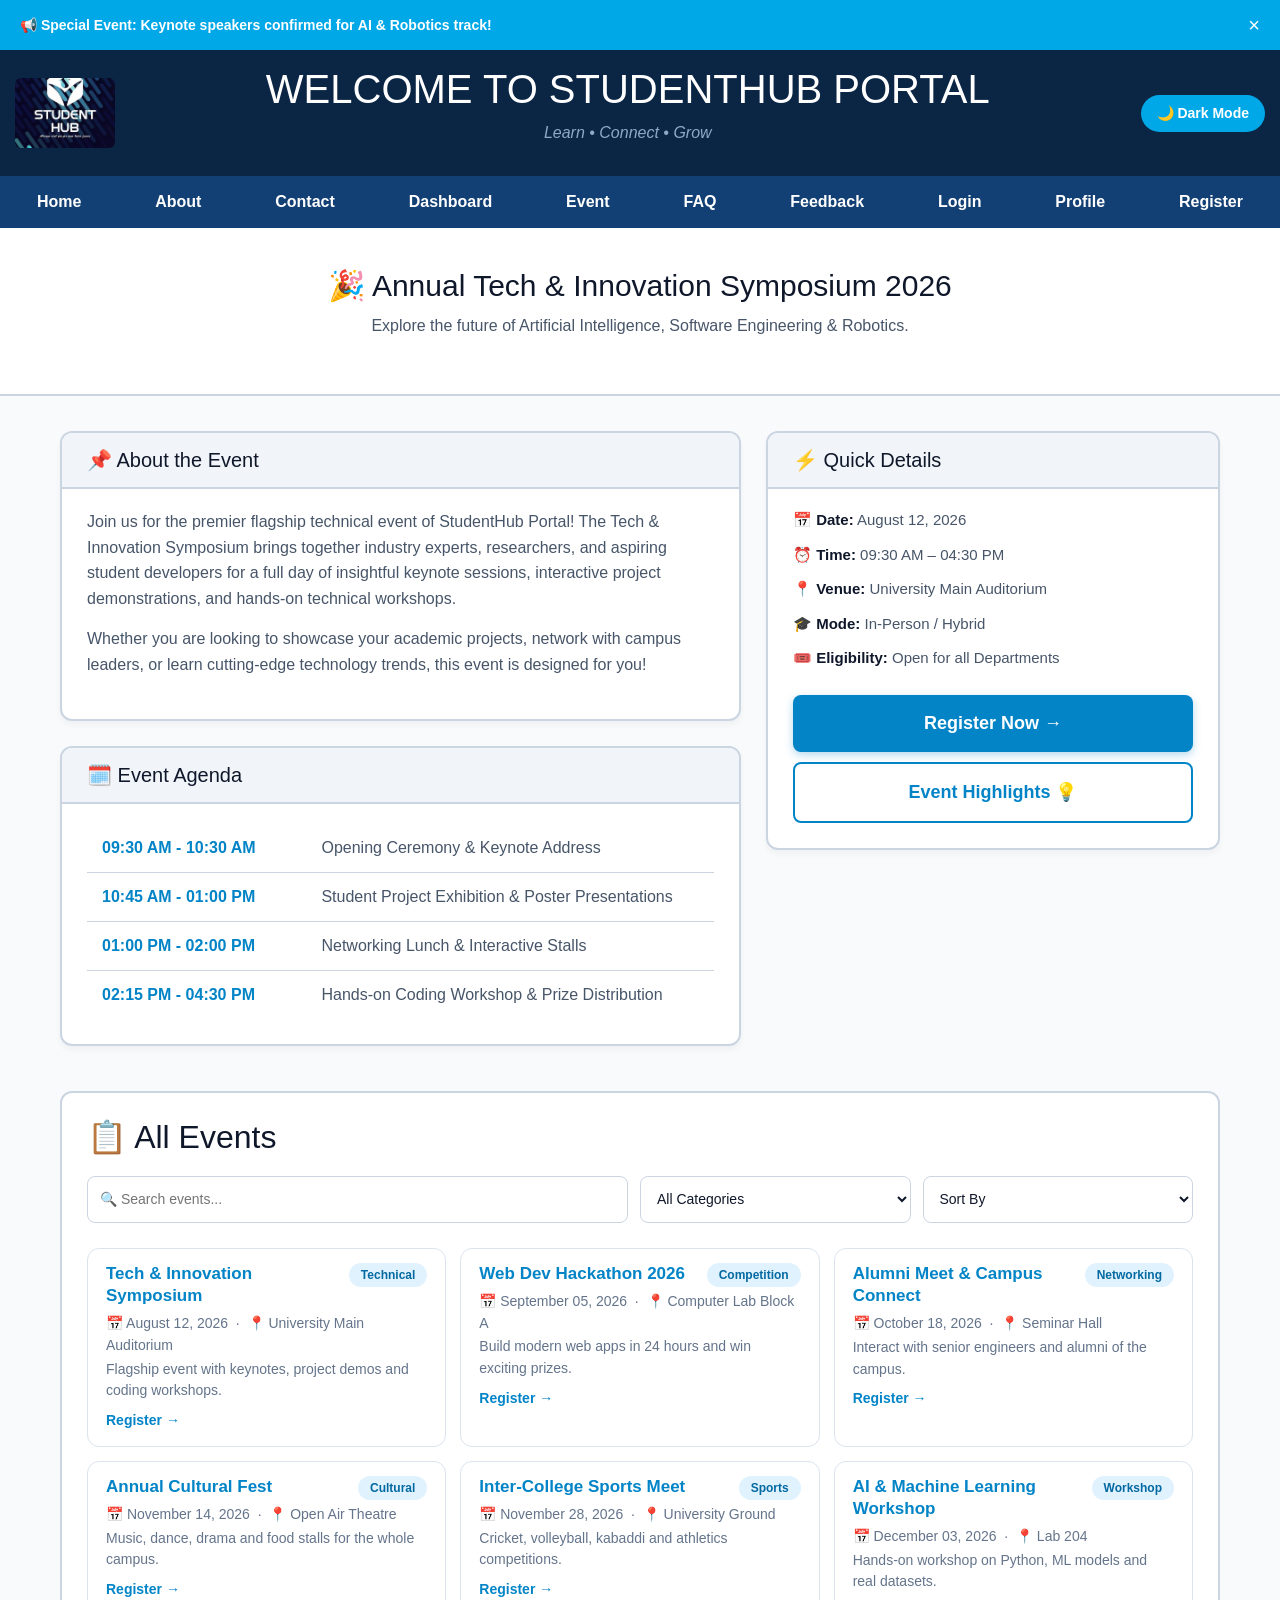
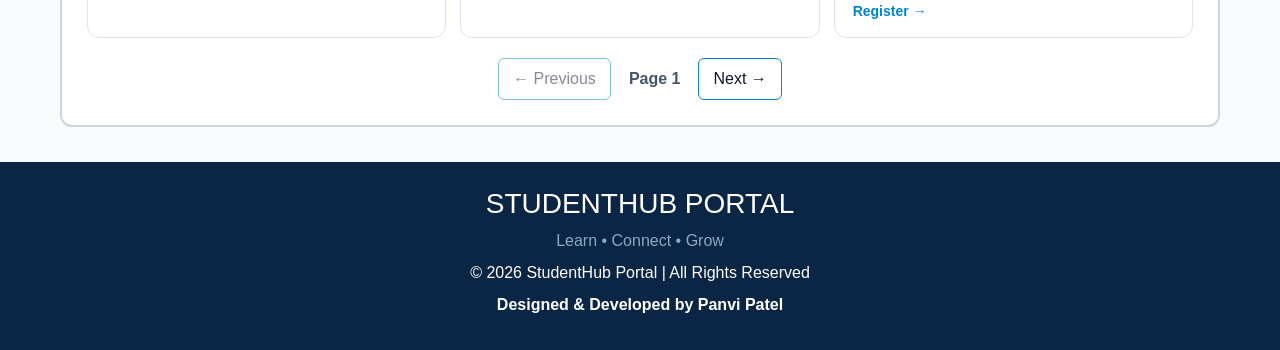
<file: Event.html>
<!DOCTYPE html>
<html lang="en">

<head>
    <meta charset="UTF-8">
    <meta name="viewport" content="width=device-width, initial-scale=1.0">

    <!-- Bootstrap CSS -->
    <link href="https://cdn.jsdelivr.net/npm/bootstrap@5.3.7/dist/css/bootstrap.min.css" rel="stylesheet">

    <title>Event Details - StudentHub Portal</title>

    <style>
        * {
            margin: 0;
            padding: 0;
            box-sizing: border-box;
            transition: background 0.3s, color 0.3s;
        }

        :root {
            --bg-color: #F8FAFC;
            --text-color: #0F172A;
            --card-bg: #FFFFFF;
            --card-light: #F1F5F9;
            --header-bg: #0B2545;
            --navbar-bg: #134074;
            --border-color: #CBD5E1;
            --text-sub: #475569;
        }

        body.dark-mode {
            --bg-color: #0F172A;
            --text-color: #F8FAFC;
            --card-bg: #1E293B;
            --card-light: #334155;
            --header-bg: #020617;
            --navbar-bg: #0F172A;
            --border-color: #334155;
            --text-sub: #94A3B8;
        }

        body {
            font-family: Arial, sans-serif;
            background: var(--bg-color);
            color: var(--text-color);
        }

        /* ---------- Notification Banner ---------- */

        .notification-banner {
            background: #00A8E8;
            color: #fff;
            padding: 10px 20px;
            display: flex;
            justify-content: space-between;
            align-items: center;
            font-weight: bold;
            font-size: 14px;
        }

        .notification-banner .close-btn {
            background: transparent;
            border: none;
            color: white;
            font-size: 20px;
            cursor: pointer;
        }

        /* ---------- Header ---------- */

        .header {
            background: var(--header-bg);
            color: white;
            display: flex;
            flex-direction: column;
            align-items: center;
            gap: 15px;
            padding: 15px;
            position: relative;
        }

        .logo {
            width: 100px;
            height: 70px;
            object-fit: cover;
            border-radius: 6px;
        }

        .title {
            text-align: center;
        }

        .title p {
            color: #8DA9C4;
            margin-top: 8px;
        }

        .theme-btn {
            background: #00A8E8;
            color: white;
            border: none;
            padding: 8px 16px;
            border-radius: 20px;
            cursor: pointer;
            font-size: 14px;
            font-weight: bold;
            transition: transform 0.2s;
        }

        .theme-btn:hover {
            transform: scale(1.05);
        }

        /* ---------- Navbar ---------- */

        .nav-container {
            background: var(--navbar-bg);
            position: relative;
        }

        .hamburger {
            display: none;
            background: none;
            border: none;
            color: white;
            font-size: 24px;
            padding: 10px 20px;
            cursor: pointer;
            width: 100%;
            text-align: left;
        }

        .navbar {
            background: var(--navbar-bg);
            display: flex;
            justify-content: space-around;
            align-items: center;
            width: 100%;
            padding: 14px 0px;
            flex-wrap: nowrap;
            overflow-x: auto;
        }

        .navbar a {
            color: white;
            text-decoration: none;
            font-weight: bold;
            white-space: nowrap;
            padding: 0 10px;
            transition: 0.3s;
        }

        .navbar a:hover {
            color: #8DA9C4;
        }

        /* ---------- Event Details ---------- */

        .hero-banner {
            background: var(--card-bg);
            padding: 40px 20px;
            text-align: center;
            border-bottom: 2px solid var(--border-color);
        }

        .hero-banner h1 {
            font-size: 30px;
            color: var(--text-color);
            margin: 0;
        }

        .event-grid {
            display: grid;
            grid-template-columns: 1fr;
            gap: 25px;
            padding: 35px 20px;
            max-width: 1200px;
            margin: auto;
        }

        .card-box {
            background: var(--card-bg);
            border: 2px solid var(--border-color);
            border-radius: 12px;
            padding: 25px;
            box-shadow: 0 4px 6px rgba(0, 0, 0, 0.04);
            margin-bottom: 25px;
        }

        .card-box:last-child {
            margin-bottom: 0;
        }

        .card-header-title {
            background: var(--card-light);
            margin: -25px -25px 20px -25px;
            padding: 15px 25px;
            border-bottom: 2px solid var(--border-color);
            border-top-left-radius: 10px;
            border-top-right-radius: 10px;
        }

        .card-header-title h2 {
            font-size: 20px;
            margin: 0;
            color: var(--text-color);
        }

        .agenda-table {
            width: 100%;
            border-collapse: collapse;
        }

        .agenda-table td {
            padding: 12px 15px;
            border-bottom: 1px solid var(--border-color);
            color: var(--text-sub);
        }

        .agenda-table tr:last-child td {
            border-bottom: none;
        }

        .quick-details p {
            margin-bottom: 12px;
            color: var(--text-sub);
            font-size: 15px;
        }

        .quick-details b {
            color: var(--text-color);
        }

        .btn-custom {
            background: #0284C7;
            color: white;
            border: none;
            padding: 15px 30px;
            font-size: 18px;
            font-weight: bold;
            border-radius: 8px;
            cursor: pointer;
            transition: 0.3s;
            box-shadow: 0px 3px 8px rgba(2, 132, 199, 0.3);
            width: 100%;
            display: block;
            text-align: center;
            text-decoration: none;
        }

        .btn-custom:hover {
            background: #0086ba;
            color: white;
        }

        /* ---------- Modal ---------- */

        .modal-overlay {
            display: none;
            position: fixed;
            top: 0;
            left: 0;
            width: 100%;
            height: 100%;
            background: rgba(0, 0, 0, 0.6);
            justify-content: center;
            align-items: center;
            z-index: 1000;
        }

        .modal-box {
            background: var(--card-bg);
            color: var(--text-color);
            padding: 30px;
            border-radius: 12px;
            max-width: 480px;
            width: 90%;
            text-align: center;
            position: relative;
            box-shadow: 0 10px 25px rgba(0, 0, 0, 0.2);
        }

        .modal-close {
            position: absolute;
            top: 12px;
            right: 18px;
            background: none;
            border: none;
            font-size: 24px;
            cursor: pointer;
            color: var(--text-color);
        }

        /* ---------- Footer ---------- */

        footer {
            background: var(--header-bg);
            color: white;
            text-align: center;
            padding: 25px 20px;
        }

        footer p {
            margin: 8px 0;
        }

        .tag {
            color: #8DA9C4;
        }

        /* ---------- Dynamic Event List ---------- */

        .dynamic-events-section {
            max-width: 1200px;
            margin: 0 auto;
            padding: 10px 20px 35px;
        }

        .dynamic-events-box {
            background: var(--card-bg);
            border: 2px solid var(--border-color);
            border-radius: 12px;
            padding: 25px;
        }

        .dynamic-events-box h2 {
            color: var(--text-color);
            margin-bottom: 20px;
        }

        .event-controls {
            display: grid;
            grid-template-columns: 2fr 1fr 1fr;
            gap: 12px;
            margin-bottom: 25px;
        }

        .event-controls input,
        .event-controls select {
            width: 100%;
            padding: 12px;
            border: 1px solid var(--border-color);
            border-radius: 8px;
            background: var(--card-bg);
            color: var(--text-color);
            font-size: 14px;
        }

        .dynamic-event-card {
            background: var(--card-light);
            border: 1px solid var(--border-color);
            border-radius: 10px;
            padding: 20px;
            margin-bottom: 15px;
        }

        .dynamic-event-card h3 {
            color: var(--text-color);
            margin-bottom: 12px;
            font-size: 19px;
        }

        .dynamic-event-card p {
            color: var(--text-sub);
            margin-bottom: 7px;
        }

        /* ---------- Loading & Error ---------- */

        .loading-message {
            text-align: center;
            padding: 20px;
            color: #0284C7;
            font-weight: bold;
        }

        .error-message {
            text-align: center;
            padding: 20px;
            color: #dc2626;
            font-weight: bold;
            display: none;
        }

        .no-events {
            text-align: center;
            color: var(--text-sub);
            padding: 20px;
        }

        /* ---------- Pagination ---------- */

        .pagination {
            display: flex;
            justify-content: center;
            align-items: center;
            gap: 8px;
            margin-top: 20px;
            flex-wrap: wrap;
        }

        .pagination button {
            padding: 8px 14px;
            border: 1px solid #0284C7;
            background: var(--card-bg);
            color: var(--text-color);
            border-radius: 6px;
            cursor: pointer;
        }

        .pagination button:hover {
            background: #0284C7;
            color: white;
        }

        .pagination button:disabled {
            opacity: 0.5;
            cursor: not-allowed;
        }

        .page-info {
            color: var(--text-sub);
            padding: 8px 10px;
            font-weight: bold;
        }

        /* ---------- Responsive ---------- */

        @media(max-width: 767px) {

            .hamburger {
                display: block;
            }

            .navbar {
                display: none;
                flex-direction: column;
                padding: 10px 0;
                gap: 12px;
            }

            .navbar.show {
                display: flex;
            }

            .event-controls {
                grid-template-columns: 1fr;
            }
        }

        @media(min-width: 768px) {

            .header {
                flex-direction: row;
                justify-content: space-between;
            }

            .event-grid {
                grid-template-columns: 3fr 2fr;
            }
        }
    </style>
</head>

<body>

    <!-- Notification Banner -->
    <div class="notification-banner" id="banner">
        <span>📢 Special Event: Keynote speakers confirmed for AI & Robotics track!</span>
        <button class="close-btn">&times;</button>
    </div>

    <!-- Header -->
    <header class="header">

        <img src="logo.jpeg" class="logo" alt="logo">

        <div class="title">
            <h1>WELCOME TO STUDENTHUB PORTAL</h1>
            <p><i>Learn • Connect • Grow</i></p>
        </div>

        <button class="theme-btn" id="themeToggle">
            🌙 Dark Mode
        </button>

    </header>

    <!-- Navbar -->
    <div class="nav-container">

        <button class="hamburger">
            ☰ Menu
        </button>

        <nav class="navbar" id="navLinks">

            <a href="Home.html">Home</a>
            <a href="About.html">About</a>
            <a href="Contact.html">Contact</a>
            <a href="Dashboard.html">Dashboard</a>
            <a href="Event.html">Event</a>
            <a href="FAQ.html">FAQ</a>
            <a href="Feedback.html">Feedback</a>
            <a href="Login.html">Login</a>
            <a href="Profile.html">Profile</a>
            <a href="Register.html">Register</a>

        </nav>

    </div>

    <main>

        <!-- Event Header -->
        <section class="hero-banner">

            <h1>
                🎉 Annual Tech & Innovation Symposium 2026
            </h1>

            <p style="margin-top: 10px; color: var(--text-sub);">
                Explore the future of Artificial Intelligence,
                Software Engineering & Robotics.
            </p>

        </section>

        <!-- Main Content Grid -->
        <section class="event-grid">

            <!-- Left Side -->
            <div>

                <div class="card-box">

                    <div class="card-header-title">
                        <h2>📌 About the Event</h2>
                    </div>

                    <p style="line-height: 1.6; color: var(--text-sub); margin-bottom: 15px;">

                        Join us for the premier flagship technical event
                        of StudentHub Portal! The Tech & Innovation Symposium
                        brings together industry experts, researchers, and
                        aspiring student developers for a full day of
                        insightful keynote sessions, interactive project
                        demonstrations, and hands-on technical workshops.

                    </p>

                    <p style="line-height: 1.6; color: var(--text-sub);">

                        Whether you are looking to showcase your academic
                        projects, network with campus leaders, or learn
                        cutting-edge technology trends, this event is
                        designed for you!

                    </p>

                </div>

                <div class="card-box">

                    <div class="card-header-title">
                        <h2>🗓️ Event Agenda</h2>
                    </div>

                    <table class="agenda-table">

                        <tr>
                            <td width="35%">
                                <b style="color: #0284C7;">
                                    09:30 AM - 10:30 AM
                                </b>
                            </td>

                            <td>
                                Opening Ceremony & Keynote Address
                            </td>
                        </tr>

                        <tr>
                            <td>
                                <b style="color: #0284C7;">
                                    10:45 AM - 01:00 PM
                                </b>
                            </td>

                            <td>
                                Student Project Exhibition & Poster Presentations
                            </td>
                        </tr>

                        <tr>
                            <td>
                                <b style="color: #0284C7;">
                                    01:00 PM - 02:00 PM
                                </b>
                            </td>

                            <td>
                                Networking Lunch & Interactive Stalls
                            </td>
                        </tr>

                        <tr>
                            <td>
                                <b style="color: #0284C7;">
                                    02:15 PM - 04:30 PM
                                </b>
                            </td>

                            <td>
                                Hands-on Coding Workshop & Prize Distribution
                            </td>
                        </tr>

                    </table>

                </div>

            </div>

            <!-- Right Side -->
            <div>

                <div class="card-box quick-details">

                    <div class="card-header-title">
                        <h2>⚡ Quick Details</h2>
                    </div>

                    <p>
                        <b>📅 Date:</b> August 12, 2026
                    </p>

                    <p>
                        <b>⏰ Time:</b> 09:30 AM – 04:30 PM
                    </p>

                    <p>
                        <b>📍 Venue:</b> University Main Auditorium
                    </p>

                    <p>
                        <b>🎓 Mode:</b> In-Person / Hybrid
                    </p>

                    <p>
                        <b>🎟️ Eligibility:</b> Open for all Departments
                    </p>

                    <div style="margin-top: 25px;">

                        <a href="Event_register.html" class="btn-custom">
                            Register Now →
                        </a>

                        <button
                            class="btn-custom btn-open-modal"
                            style="background: transparent; color: #0284C7; border: 2px solid #0284C7; box-shadow: none; margin-top: 10px;">

                            Event Highlights 💡

                        </button>

                    </div>

                </div>

            </div>

        </section>


        <!-- ========================================= -->
        <!-- DYNAMIC EVENT LIST -->
        <!-- ========================================= -->

        <section class="dynamic-events-section">

            <div class="dynamic-events-box">

                <h2>📋 All Events</h2>

                <!-- Search + Filter + Sort -->

                <div class="event-controls">

                    <input
                        type="text"
                        id="searchInput"
                        placeholder="🔍 Search events...">

                    <select id="categoryFilter">

                        <option value="all">
                            All Categories
                        </option>

                        <option value="AI">
                            AI
                        </option>

                        <option value="Web Development">
                            Web Development
                        </option>

                        <option value="Robotics">
                            Robotics
                        </option>

                        <option value="Software">
                            Software
                        </option>

                        <option value="Cyber Security">
                            Cyber Security
                        </option>

                        <option value="Data Science">
                            Data Science
                        </option>

                        <option value="Cloud">
                            Cloud
                        </option>

                        <option value="Programming">
                            Programming
                        </option>

                        <option value="Business">
                            Business
                        </option>

                        <option value="IoT">
                            IoT
                        </option>

                        <option value="Mobile Development">
                            Mobile Development
                        </option>

                        <option value="Technology">
                            Technology
                        </option>

                        <option value="Projects">
                            Projects
                        </option>

                    </select>

                    <select id="sortSelect">

                        <option value="default">
                            Sort By
                        </option>

                        <option value="nameAsc">
                            Name A-Z
                        </option>

                        <option value="nameDesc">
                            Name Z-A
                        </option>

                        <option value="dateAsc">
                            Date: Old to New
                        </option>

                        <option value="dateDesc">
                            Date: New to Old
                        </option>

                    </select>

                </div>


                <!-- Loading Message -->

                <div id="eventLoading" class="loading-message">
                    ⏳ Loading events...
                </div>


                <!-- Error Message -->

                <div id="eventError" class="error-message">
                    ❌ Error loading events.
                </div>


                <!-- Dynamic Event Container -->

                <div id="eventContainer"></div>


                <!-- Pagination -->

                <div class="pagination">

                    <button id="prevButton">
                        ← Previous
                    </button>

                    <span id="pageInfo" class="page-info">
                        Page 1
                    </span>

                    <button id="nextButton">
                        Next →
                    </button>

                </div>

            </div>

        </section>


        <!-- Modal Popup -->

        <div class="modal-overlay" id="customModal">

            <div class="modal-box">

                <button class="modal-close">
                    &times;
                </button>

                <h3 style="color:#0284C7; margin-bottom: 12px;">
                    💡 Event Highlights
                </h3>

                <p style="text-align: left; margin-bottom: 8px;">
                    • <b>Certificate:</b>
                    Official participation certificate provided to all attendees.
                </p>

                <p style="text-align: left; margin-bottom: 8px;">
                    • <b>Networking:</b>
                    Connect with top industry professionals & alumni.
                </p>

                <p style="text-align: left; margin-bottom: 15px;">
                    • <b>Prizes:</b>
                    Cash rewards & trophies for winning project demonstrations.
                </p>

                <button class="btn-custom btn-close-modal">
                    Got It!
                </button>

            </div>

        </div>

    </main>


    <!-- Footer -->

    <footer>

        <h3>
            STUDENTHUB PORTAL
        </h3>

        <p class="tag">
            Learn • Connect • Grow
        </p>

        <p>
            © 2026 StudentHub Portal | All Rights Reserved
        </p>

        <p>
            <b>Designed & Developed by Panvi Patel</b>
        </p>

    </footer>


    <!-- Bootstrap JS -->

    <script src="https://cdn.jsdelivr.net/npm/bootstrap@5.3.7/dist/js/bootstrap.bundle.min.js"></script>

    <!-- Custom External JavaScript -->

    <script src="script.js"></script>

</body>

</html>
</file>
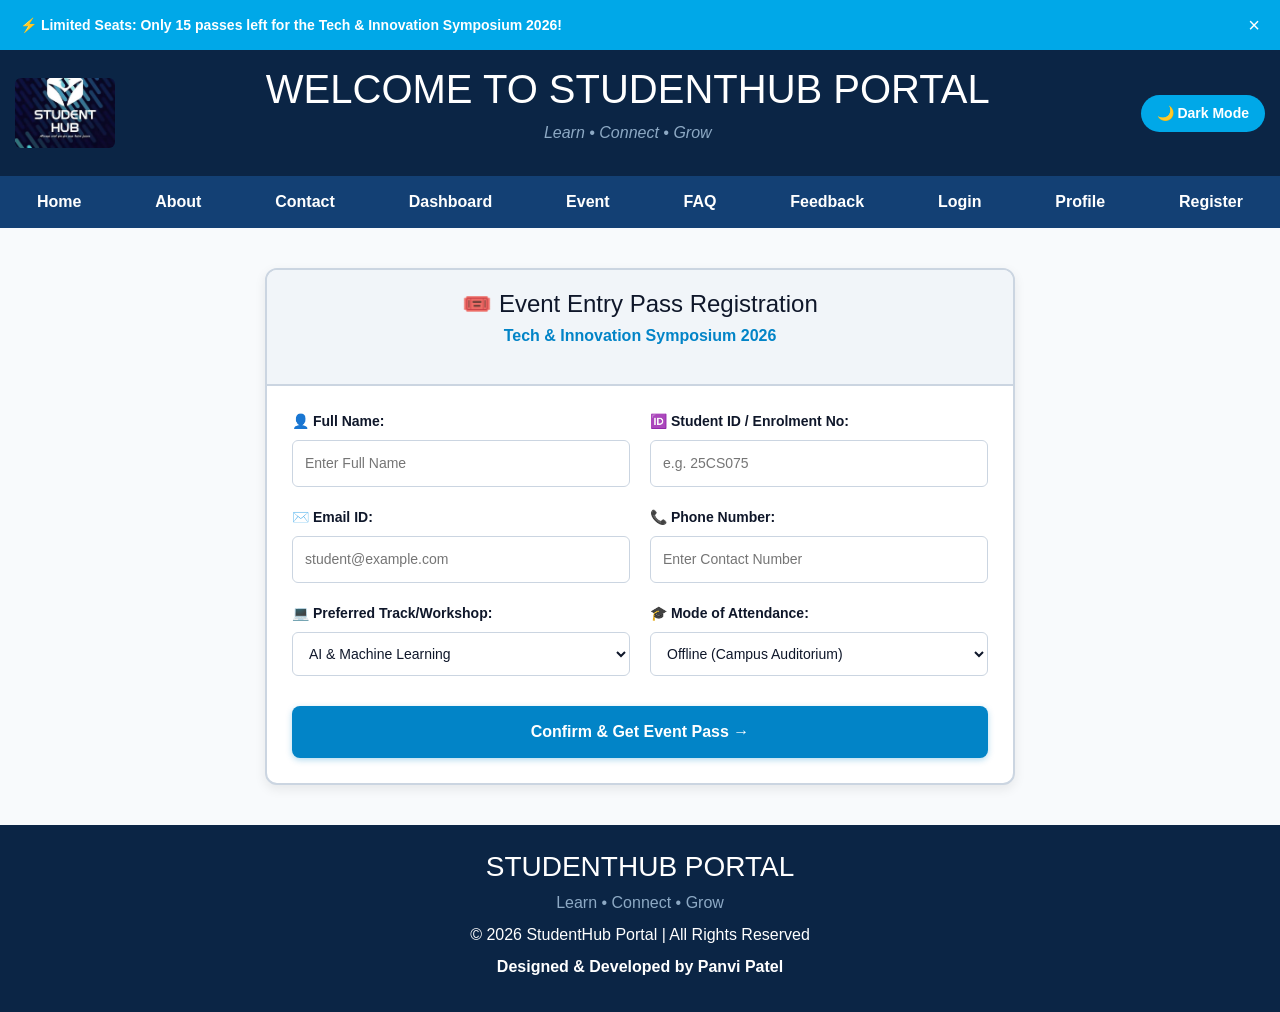
<file: Event_register.html>
<!DOCTYPE html>
<html lang="en">

<head>
    <meta charset="UTF-8">
    <meta name="viewport" content="width=device-width, initial-scale=1.0">

    <!-- Bootstrap CSS -->
    <link href="https://cdn.jsdelivr.net/npm/bootstrap@5.3.7/dist/css/bootstrap.min.css" rel="stylesheet">

    <title>Event Registration - StudentHub Portal</title>

    <style>
        * {
            margin: 0;
            padding: 0;
            box-sizing: border-box;
            transition: background 0.3s, color 0.3s;
        }

        /* Color Theme Variables */
        :root {
            --bg-color: #F8FAFC;
            --text-color: #0F172A;
            --card-bg: #FFFFFF;
            --card-light: #F1F5F9;
            --header-bg: #0B2545;
            --navbar-bg: #134074;
            --border-color: #CBD5E1;
            --text-sub: #475569;
        }

        body.dark-mode {
            --bg-color: #0F172A;
            --text-color: #F8FAFC;
            --card-bg: #1E293B;
            --card-light: #334155;
            --header-bg: #020617;
            --navbar-bg: #0F172A;
            --border-color: #334155;
            --text-sub: #94A3B8;
        }

        body {
            font-family: Arial, sans-serif;
            background: var(--bg-color);
            color: var(--text-color);
        }

        /* ---------- Notification Banner ---------- */
        .notification-banner {
            background: #00A8E8;
            color: #fff;
            padding: 10px 20px;
            display: flex;
            justify-content: space-between;
            align-items: center;
            font-weight: bold;
            font-size: 14px;
        }

        .notification-banner .close-btn {
            background: transparent;
            border: none;
            color: white;
            font-size: 20px;
            cursor: pointer;
        }

        /* ---------- Header & Theme Button ---------- */
        .header {
            background: var(--header-bg);
            color: white;
            display: flex;
            flex-direction: column;
            align-items: center;
            gap: 15px;
            padding: 15px;
            position: relative;
        }

        .logo {
            width: 100px;
            height: 70px;
            object-fit: cover;
            border-radius: 6px;
        }

        .title {
            text-align: center;
        }

        .title p {
            color: #8DA9C4;
            margin-top: 8px;
        }

        .theme-btn {
            background: #00A8E8;
            color: white;
            border: none;
            padding: 8px 16px;
            border-radius: 20px;
            cursor: pointer;
            font-size: 14px;
            font-weight: bold;
            transition: transform 0.2s;
        }

        .theme-btn:hover {
            transform: scale(1.05);
        }

        /* ---------- Navbar & Mobile Menu ---------- */
        .nav-container {
            background: var(--navbar-bg);
            position: relative;
        }

        .hamburger {
            display: none;
            background: none;
            border: none;
            color: white;
            font-size: 24px;
            padding: 10px 20px;
            cursor: pointer;
            width: 100%;
            text-align: left;
        }

        .navbar {
            background: var(--navbar-bg);
            display: flex;
            justify-content: space-around;
            align-items: center;
            width: 100%;
            padding: 14px 0px;
            flex-wrap: nowrap;
            overflow-x: auto;
        }

        .navbar a {
            color: white;
            text-decoration: none;
            font-weight: bold;
            white-space: nowrap;
            padding: 0 10px;
            transition: 0.3s;
        }

        .navbar a:hover {
            color: #8DA9C4;
        }

        /* ---------- Registration Form Container ---------- */
        .form-section {
            padding: 40px 20px;
            display: flex;
            justify-content: center;
        }

        .form-card {
            background: var(--card-bg);
            border: 2px solid var(--border-color);
            border-radius: 12px;
            box-shadow: 0 4px 12px rgba(0, 0, 0, 0.08);
            width: 100%;
            max-width: 750px;
            overflow: hidden;
        }

        .form-header {
            background: var(--card-light);
            padding: 20px;
            text-align: center;
            border-bottom: 2px solid var(--border-color);
        }

        .form-header h1 {
            font-size: 24px;
            color: var(--text-color);
            margin: 0;
        }

        .form-body {
            padding: 25px;
            display: grid;
            grid-template-columns: 1fr;
            gap: 20px;
        }

        .form-group {
            display: flex;
            flex-direction: column;
            gap: 8px;
        }

        .form-group label {
            font-weight: bold;
            color: var(--text-color);
            font-size: 14px;
        }

        .form-group input, .form-group select {
            width: 100%;
            padding: 12px;
            border: 1px solid var(--border-color);
            border-radius: 6px;
            font-size: 14px;
            background: var(--card-bg);
            color: var(--text-color);
        }

        .form-group input:focus, .form-group select:focus {
            outline: none;
            border-color: #0284C7;
        }

        .btn-custom {
            background: #0284C7;
            color: white;
            border: none;
            padding: 14px 40px;
            font-size: 16px;
            font-weight: bold;
            border-radius: 8px;
            cursor: pointer;
            transition: 0.3s;
            box-shadow: 0px 2px 6px rgba(2, 132, 199, 0.3);
            width: 100%;
        }

        .btn-custom:hover {
            background: #0086ba;
        }

        /* ---------- Modal Popup ---------- */
        .modal-overlay {
            display: none;
            position: fixed;
            top: 0;
            left: 0;
            width: 100%;
            height: 100%;
            background: rgba(0, 0, 0, 0.6);
            justify-content: center;
            align-items: center;
            z-index: 1000;
        }

        .modal-box {
            background: var(--card-bg);
            color: var(--text-color);
            padding: 30px;
            border-radius: 12px;
            max-width: 480px;
            width: 90%;
            text-align: center;
            position: relative;
            box-shadow: 0 10px 25px rgba(0,0,0,0.2);
        }

        .modal-close {
            position: absolute;
            top: 12px;
            right: 18px;
            background: none;
            border: none;
            font-size: 24px;
            cursor: pointer;
            color: var(--text-color);
        }

        /* ---------- Footer ---------- */
        footer {
            background: var(--header-bg);
            color: white;
            text-align: center;
            padding: 25px 20px;
        }

        footer p {
            margin: 8px 0;
        }

        .tag {
            color: #8DA9C4;
        }

        /* ---------- Responsive Breakpoints ---------- */
        @media(max-width: 767px) {
            .hamburger {
                display: block;
            }

            .navbar {
                display: none;
                flex-direction: column;
                padding: 10px 0;
                gap: 12px;
            }

            .navbar.show {
                display: flex;
            }
        }

        @media(min-width: 768px) {
            .header {
                flex-direction: row;
                justify-content: space-between;
            }

            .form-grid-2 {
                display: grid;
                grid-template-columns: 1fr 1fr;
                gap: 20px;
            }
        }
    </style>
</head>

<body>

    <!-- Notification Banner -->
    <div class="notification-banner" id="banner">
        <span>⚡ Limited Seats: Only 15 passes left for the Tech & Innovation Symposium 2026!</span>
        <button class="close-btn">&times;</button>
    </div>

    <!-- Header with Theme Switcher -->
    <header class="header">
        <img src="logo.jpeg" class="logo" alt="logo">

        <div class="title">
            <h1>WELCOME TO STUDENTHUB PORTAL</h1>
            <p><i>Learn • Connect • Grow</i></p>
        </div>

        <button class="theme-btn" id="themeToggle">🌙 Dark Mode</button>
    </header>

    <!-- Navbar with Mobile Hamburger Button -->
    <div class="nav-container">
        <button class="hamburger">☰ Menu</button>
        <nav class="navbar" id="navLinks">
            <a href="Home.html">Home</a>
            <a href="About.html">About</a>
            <a href="Contact.html">Contact</a>
            <a href="Dashboard.html">Dashboard</a>
            <a href="Event.html">Event</a>
            <a href="FAQ.html">FAQ</a>
            <a href="Feedback.html">Feedback</a>
            <a href="Login.html">Login</a>
            <a href="Profile.html">Profile</a>
            <a href="Register.html">Register</a>
        </nav>
    </div>

    <main>
        <section class="form-section">
            <div class="form-card">
                
                <div class="form-header">
                    <h1>🎟️ Event Entry Pass Registration</h1>
                    <p style="margin-top: 5px; color: #0284C7; font-weight: bold;">Tech & Innovation Symposium 2026</p>
                </div>

                <form class="form-body">
                    
                    <div class="form-grid-2">
                        <div class="form-group">
                            <label for="fullname">👤 Full Name:</label>
                            <input type="text" id="fullname" name="fullname" placeholder="Enter Full Name" required>
                        </div>
                        <div class="form-group">
                            <label for="sid">🆔 Student ID / Enrolment No:</label>
                            <input type="text" id="sid" name="studentid" placeholder="e.g. 25CS075" required>
                        </div>
                    </div>

                    <div class="form-grid-2">
                        <div class="form-group">
                            <label for="email">✉️ Email ID:</label>
                            <input type="email" id="email" name="email" placeholder="student@example.com" required>
                        </div>
                        <div class="form-group">
                            <label for="phone">📞 Phone Number:</label>
                            <input type="tel" id="phone" name="phone" placeholder="Enter Contact Number" required>
                        </div>
                    </div>

                    <div class="form-grid-2">
                        <div class="form-group">
                            <label for="workshop">💻 Preferred Track/Workshop:</label>
                            <select id="workshop" name="workshop">
                                <option value="ai">AI & Machine Learning</option>
                                <option value="web">Modern Web Development</option>
                                <option value="robotics">Robotics & Embedded Systems</option>
                            </select>
                        </div>
                        <div class="form-group">
                            <label for="mode">🎓 Mode of Attendance:</label>
                            <select id="mode" name="mode">
                                <option value="in-person">Offline (Campus Auditorium)</option>
                                <option value="online">Online Stream</option>
                            </select>
                        </div>
                    </div>

                    <div style="text-align: center; margin-top: 10px;">
                        <button type="submit" class="btn-custom">Confirm & Get Event Pass →</button>
                    </div>

                </form>
            </div>
        </section>

        <!-- Dynamic Modal Popup -->
        <div class="modal-overlay" id="customModal">
            <div class="modal-box">
                <button class="modal-close">&times;</button>
                <h3 style="color:#0284C7; margin-bottom: 12px;">🎉 Pass Confirmed!</h3>
                <p style="text-align: left; margin-bottom: 8px;">• Your entry pass has been successfully registered.</p>
                <p style="text-align: left; margin-bottom: 8px;">• A confirmation QR Code has been sent to your registered email.</p>
                <p style="text-align: left; margin-bottom: 15px;">• Venue: <b>Campus Main Auditorium (10:00 AM)</b></p>
                <button class="btn-custom btn-close-modal">Download Digital Pass</button>
            </div>
        </div>
    </main>

    <footer>
        <h3>STUDENTHUB PORTAL</h3>

        <p class="tag">Learn • Connect • Grow</p>

        <p>© 2026 StudentHub Portal | All Rights Reserved</p>

        <p><b>Designed & Developed by Panvi Patel</b></p>
    </footer>

    <!-- Bootstrap JS -->
    <script src="https://cdn.jsdelivr.net/npm/bootstrap@5.3.7/dist/js/bootstrap.bundle.min.js"></script>

    <!-- Custom External JavaScript -->
    <script src="script.js"></script>

</body>
</html>
</file>
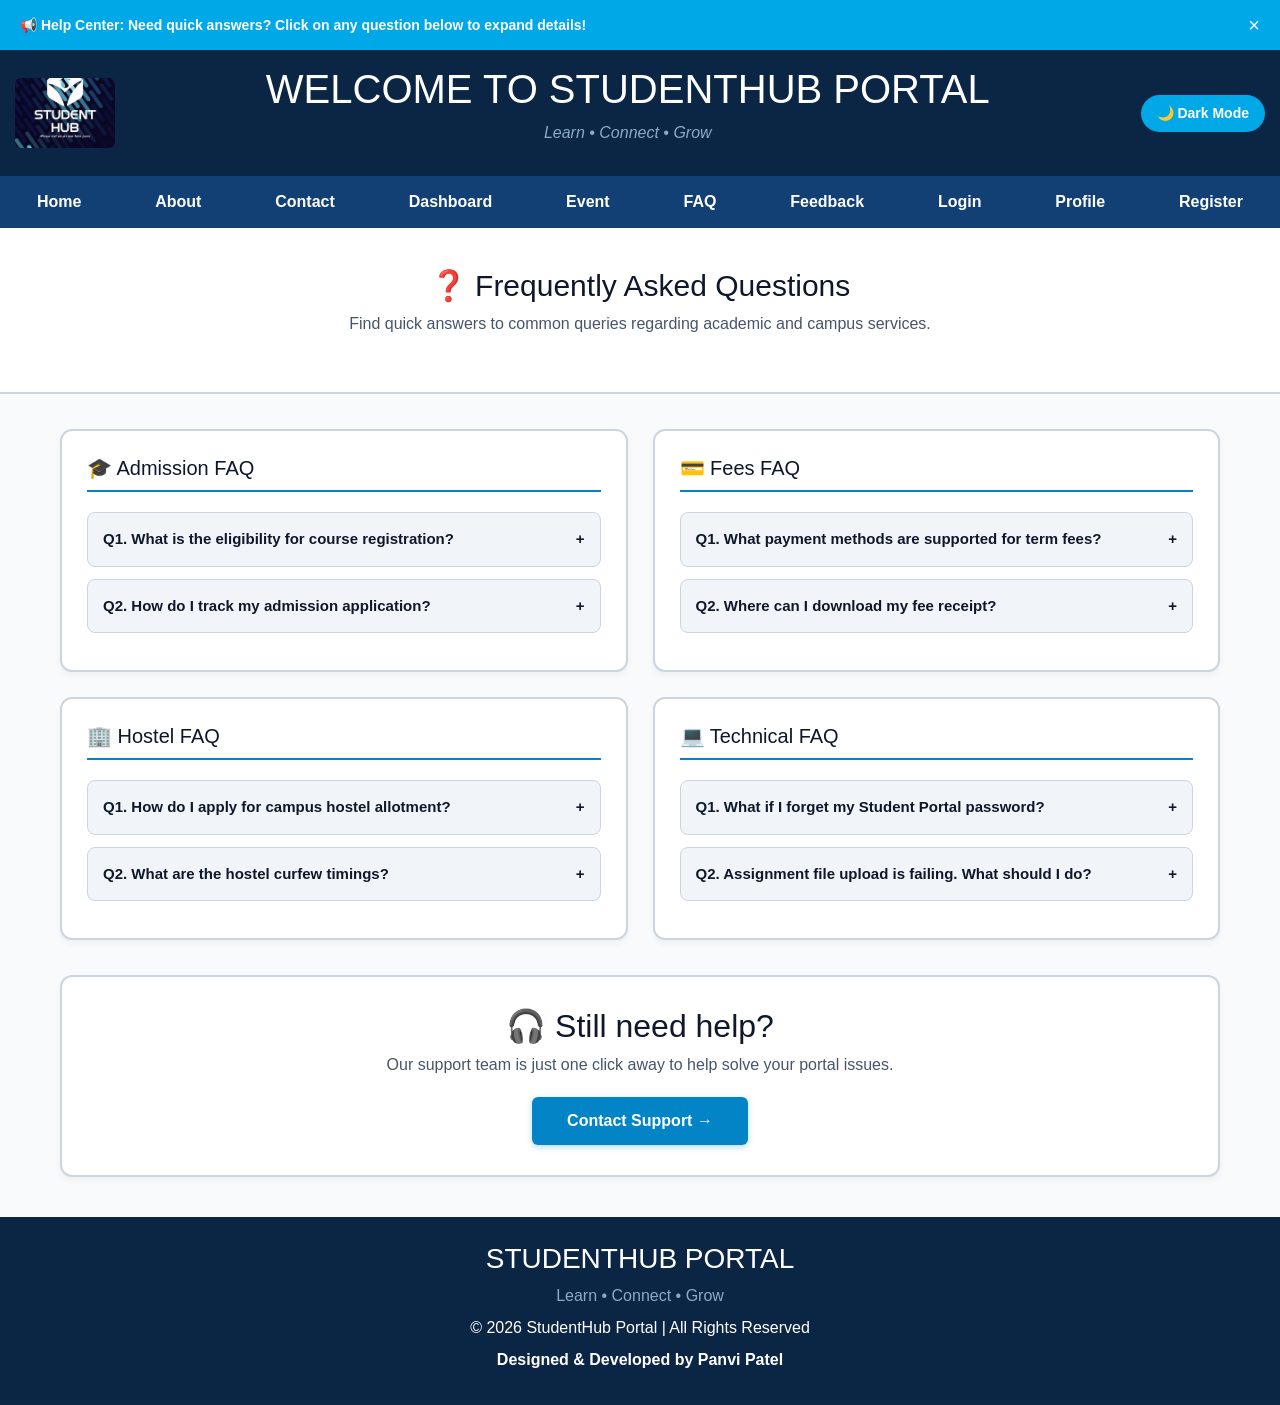
<file: FAQ.html>
<!DOCTYPE html>
<html lang="en">

<head>
    <meta charset="UTF-8">
    <meta name="viewport" content="width=device-width, initial-scale=1.0">

    <!-- Bootstrap CSS -->
    <link href="https://cdn.jsdelivr.net/npm/bootstrap@5.3.7/dist/css/bootstrap.min.css" rel="stylesheet">

    <title>FAQ - StudentHub Portal</title>

    <style>
        * {
            margin: 0;
            padding: 0;
            box-sizing: border-box;
            transition: background 0.3s, color 0.3s;
        }

        /* Color Theme Variables */
        :root {
            --bg-color: #F8FAFC;
            --text-color: #0F172A;
            --card-bg: #FFFFFF;
            --card-light: #F1F5F9;
            --header-bg: #0B2545;
            --navbar-bg: #134074;
            --border-color: #CBD5E1;
            --text-sub: #475569;
        }

        body.dark-mode {
            --bg-color: #0F172A;
            --text-color: #F8FAFC;
            --card-bg: #1E293B;
            --card-light: #334155;
            --header-bg: #020617;
            --navbar-bg: #0F172A;
            --border-color: #334155;
            --text-sub: #94A3B8;
        }

        body {
            font-family: Arial, sans-serif;
            background: var(--bg-color);
            color: var(--text-color);
        }

        /* ---------- Notification Banner ---------- */
        .notification-banner {
            background: #00A8E8;
            color: #fff;
            padding: 10px 20px;
            display: flex;
            justify-content: space-between;
            align-items: center;
            font-weight: bold;
            font-size: 14px;
        }

        .notification-banner .close-btn {
            background: transparent;
            border: none;
            color: white;
            font-size: 20px;
            cursor: pointer;
        }

        /* ---------- Header & Theme Button ---------- */
        .header {
            background: var(--header-bg);
            color: white;
            display: flex;
            flex-direction: column;
            align-items: center;
            gap: 15px;
            padding: 15px;
            position: relative;
        }

        .logo {
            width: 100px;
            height: 70px;
            object-fit: cover;
            border-radius: 6px;
        }

        .title {
            text-align: center;
        }

        .title p {
            color: #8DA9C4;
            margin-top: 8px;
        }

        .theme-btn {
            background: #00A8E8;
            color: white;
            border: none;
            padding: 8px 16px;
            border-radius: 20px;
            cursor: pointer;
            font-size: 14px;
            font-weight: bold;
            transition: transform 0.2s;
        }

        .theme-btn:hover {
            transform: scale(1.05);
        }

        /* ---------- Navbar & Mobile Menu ---------- */
        .nav-container {
            background: var(--navbar-bg);
            position: relative;
        }

        .hamburger {
            display: none;
            background: none;
            border: none;
            color: white;
            font-size: 24px;
            padding: 10px 20px;
            cursor: pointer;
            width: 100%;
            text-align: left;
        }

        .navbar {
            background: var(--navbar-bg);
            display: flex;
            justify-content: space-around;
            align-items: center;
            width: 100%;
            padding: 14px 0px;
            flex-wrap: nowrap;
            overflow-x: auto;
        }

        .navbar a {
            color: white;
            text-decoration: none;
            font-weight: bold;
            white-space: nowrap;
            padding: 0 10px;
            transition: 0.3s;
        }

        .navbar a:hover {
            color: #8DA9C4;
        }

        /* ---------- Hero Banner ---------- */
        .hero-banner {
            background: var(--card-bg);
            padding: 40px 20px;
            text-align: center;
            border-bottom: 2px solid var(--border-color);
        }

        .hero-banner h1 {
            font-size: 30px;
            color: var(--text-color);
            margin: 0;
        }

        /* ---------- FAQ Grid & Accordion Styling ---------- */
        .faq-grid {
            display: grid;
            grid-template-columns: 1fr;
            gap: 25px;
            padding: 35px 20px;
            max-width: 1200px;
            margin: auto;
        }

        .faq-card {
            background: var(--card-bg);
            border: 2px solid var(--border-color);
            border-radius: 12px;
            padding: 25px;
            box-shadow: 0 4px 6px rgba(0, 0, 0, 0.04);
        }

        .faq-card-title {
            font-size: 20px;
            color: var(--text-color);
            border-bottom: 2px solid #0284C7;
            padding-bottom: 10px;
            margin-bottom: 20px;
        }

        .faq-accordion-item {
            border: 1px solid var(--border-color);
            border-radius: 8px;
            margin-bottom: 12px;
            overflow: hidden;
            background: var(--card-light);
        }

        .faq-question {
            width: 100%;
            background: none;
            border: none;
            color: var(--text-color);
            padding: 15px;
            text-align: left;
            font-size: 15px;
            font-weight: bold;
            display: flex;
            justify-content: space-between;
            align-items: center;
            cursor: pointer;
            transition: background 0.2s;
        }

        .faq-question:hover {
            background: rgba(2, 132, 199, 0.08);
        }

        .faq-answer {
            display: none;
            padding: 15px;
            border-top: 1px solid var(--border-color);
            color: var(--text-sub);
            font-size: 14px;
            line-height: 1.6;
            background: var(--card-bg);
        }

        /* ---------- Support CTA Section ---------- */
        .support-cta {
            max-width: 1200px;
            margin: 0 auto 40px auto;
            padding: 0 20px;
        }

        .cta-card {
            background: var(--card-bg);
            border: 2px solid var(--border-color);
            border-radius: 12px;
            padding: 30px;
            text-align: center;
            box-shadow: 0 4px 6px rgba(0, 0, 0, 0.04);
        }

        .btn-custom {
            background: #0284C7;
            color: white;
            border: none;
            padding: 12px 35px;
            font-size: 16px;
            font-weight: bold;
            border-radius: 6px;
            cursor: pointer;
            transition: 0.3s;
            box-shadow: 0px 2px 6px rgba(2, 132, 199, 0.3);
            display: inline-block;
            text-decoration: none;
        }

        .btn-custom:hover {
            background: #0086ba;
            color: white;
        }

        /* ---------- Footer ---------- */
        footer {
            background: var(--header-bg);
            color: white;
            text-align: center;
            padding: 25px 20px;
        }

        footer p {
            margin: 8px 0;
        }

        .tag {
            color: #8DA9C4;
        }

        /* ---------- Responsive Breakpoints ---------- */
        @media(max-width: 767px) {
            .hamburger {
                display: block;
            }

            .navbar {
                display: none;
                flex-direction: column;
                padding: 10px 0;
                gap: 12px;
            }

            .navbar.show {
                display: flex;
            }
        }

        @media(min-width: 768px) {
            .header {
                flex-direction: row;
                justify-content: space-between;
            }

            .faq-grid {
                grid-template-columns: 1fr 1fr;
            }
        }
    </style>
</head>

<body>

    <!-- Notification Banner -->
    <div class="notification-banner" id="banner">
        <span>📢 Help Center: Need quick answers? Click on any question below to expand details!</span>
        <button class="close-btn">&times;</button>
    </div>

    <!-- Header with Theme Switcher -->
    <header class="header">
        <img src="logo.jpeg" class="logo" alt="logo">

        <div class="title">
            <h1>WELCOME TO STUDENTHUB PORTAL</h1>
            <p><i>Learn • Connect • Grow</i></p>
        </div>

        <button class="theme-btn" id="themeToggle">🌙 Dark Mode</button>
    </header>

    <!-- Navbar with Mobile Hamburger Button -->
    <div class="nav-container">
        <button class="hamburger">☰ Menu</button>
        <nav class="navbar" id="navLinks">
            <a href="Home.html">Home</a>
            <a href="About.html">About</a>
            <a href="Contact.html">Contact</a>
            <a href="Dashboard.html">Dashboard</a>
            <a href="Event.html">Event</a>
            <a href="FAQ.html">FAQ</a>
            <a href="Feedback.html">Feedback</a>
            <a href="Login.html">Login</a>
            <a href="Profile.html">Profile</a>
            <a href="Register.html">Register</a>
        </nav>
    </div>

    <main>
        <!-- Hero Header -->
        <section class="hero-banner">
            <h1>❓ Frequently Asked Questions</h1>
            <p style="margin-top: 8px; color: var(--text-sub);">Find quick answers to common queries regarding academic and campus services.</p>
        </section>

        <!-- FAQ Categories Grid -->
        <section class="faq-grid">

            <!-- Admission FAQ Card -->
            <div class="faq-card">
                <h2 class="faq-card-title">🎓 Admission FAQ</h2>

                <div class="faq-accordion-item">
                    <button class="faq-question">
                        <span>Q1. What is the eligibility for course registration?</span>
                        <span>+</span>
                    </button>
                    <div class="faq-answer">
                        Students enrolled in university degree programs with valid Student IDs are eligible for registering for various course tracks.
                    </div>
                </div>

                <div class="faq-accordion-item">
                    <button class="faq-question">
                        <span>Q2. How do I track my admission application?</span>
                        <span>+</span>
                    </button>
                    <div class="faq-answer">
                        You can log into the portal and check the Application Status under your Student Dashboard in real-time.
                    </div>
                </div>
            </div>

            <!-- Fees FAQ Card -->
            <div class="faq-card">
                <h2 class="faq-card-title">💳 Fees FAQ</h2>

                <div class="faq-accordion-item">
                    <button class="faq-question">
                        <span>Q1. What payment methods are supported for term fees?</span>
                        <span>+</span>
                    </button>
                    <div class="faq-answer">
                        We support Net Banking, UPI, Debit/Credit Cards, and Demand Drafts submitted directly at the campus accounts section.
                    </div>
                </div>

                <div class="faq-accordion-item">
                    <button class="faq-question">
                        <span>Q2. Where can I download my fee receipt?</span>
                        <span>+</span>
                    </button>
                    <div class="faq-answer">
                        Fee receipts are generated automatically under the 'Transactions' tab in your Profile after successful payment.
                    </div>
                </div>
            </div>

            <!-- Hostel FAQ Card -->
            <div class="faq-card">
                <h2 class="faq-card-title">🏢 Hostel FAQ</h2>

                <div class="faq-accordion-item">
                    <button class="faq-question">
                        <span>Q1. How do I apply for campus hostel allotment?</span>
                        <span>+</span>
                    </button>
                    <div class="faq-answer">
                        Hostel registration forms open at the start of each academic semester through the Student Hub portal.
                    </div>
                </div>

                <div class="faq-accordion-item">
                    <button class="faq-question">
                        <span>Q2. What are the hostel curfew timings?</span>
                        <span>+</span>
                    </button>
                    <div class="faq-answer">
                        In-campus movement is allowed till 09:30 PM with valid student ID card verification at the main hostel desk.
                    </div>
                </div>
            </div>

            <!-- Technical FAQ Card -->
            <div class="faq-card">
                <h2 class="faq-card-title">💻 Technical FAQ</h2>

                <div class="faq-accordion-item">
                    <button class="faq-question">
                        <span>Q1. What if I forget my Student Portal password?</span>
                        <span>+</span>
                    </button>
                    <div class="faq-answer">
                        You can click on 'Forgot Password' on the Login page or update/reset your password directly from the Settings section.
                    </div>
                </div>

                <div class="faq-accordion-item">
                    <button class="faq-question">
                        <span>Q2. Assignment file upload is failing. What should I do?</span>
                        <span>+</span>
                    </button>
                    <div class="faq-answer">
                        Ensure your file format is PDF/DOCX and the file size is under 10MB before re-submitting. Clear browser cache if issue persists.
                    </div>
                </div>
            </div>

        </section>

        <!-- Still Need Help Section -->
        <section class="support-cta">
            <div class="cta-card">
                <h2 style="color: var(--text-color); margin-bottom: 8px;">🎧 Still need help?</h2>
                <p style="color: var(--text-sub); margin-bottom: 20px;">Our support team is just one click away to help solve your portal issues.</p>
                <a href="Contact.html" class="btn-custom">Contact Support →</a>
            </div>
        </section>

    </main>

    <footer>
        <h3>STUDENTHUB PORTAL</h3>

        <p class="tag">Learn • Connect • Grow</p>

        <p>© 2026 StudentHub Portal | All Rights Reserved</p>

        <p><b>Designed & Developed by Panvi Patel</b></p>
    </footer>

    <!-- Bootstrap JS -->
    <script src="https://cdn.jsdelivr.net/npm/bootstrap@5.3.7/dist/js/bootstrap.bundle.min.js"></script>

    <!-- Custom External JavaScript -->
    <script src="script.js"></script>

</body>
</html>
</file>
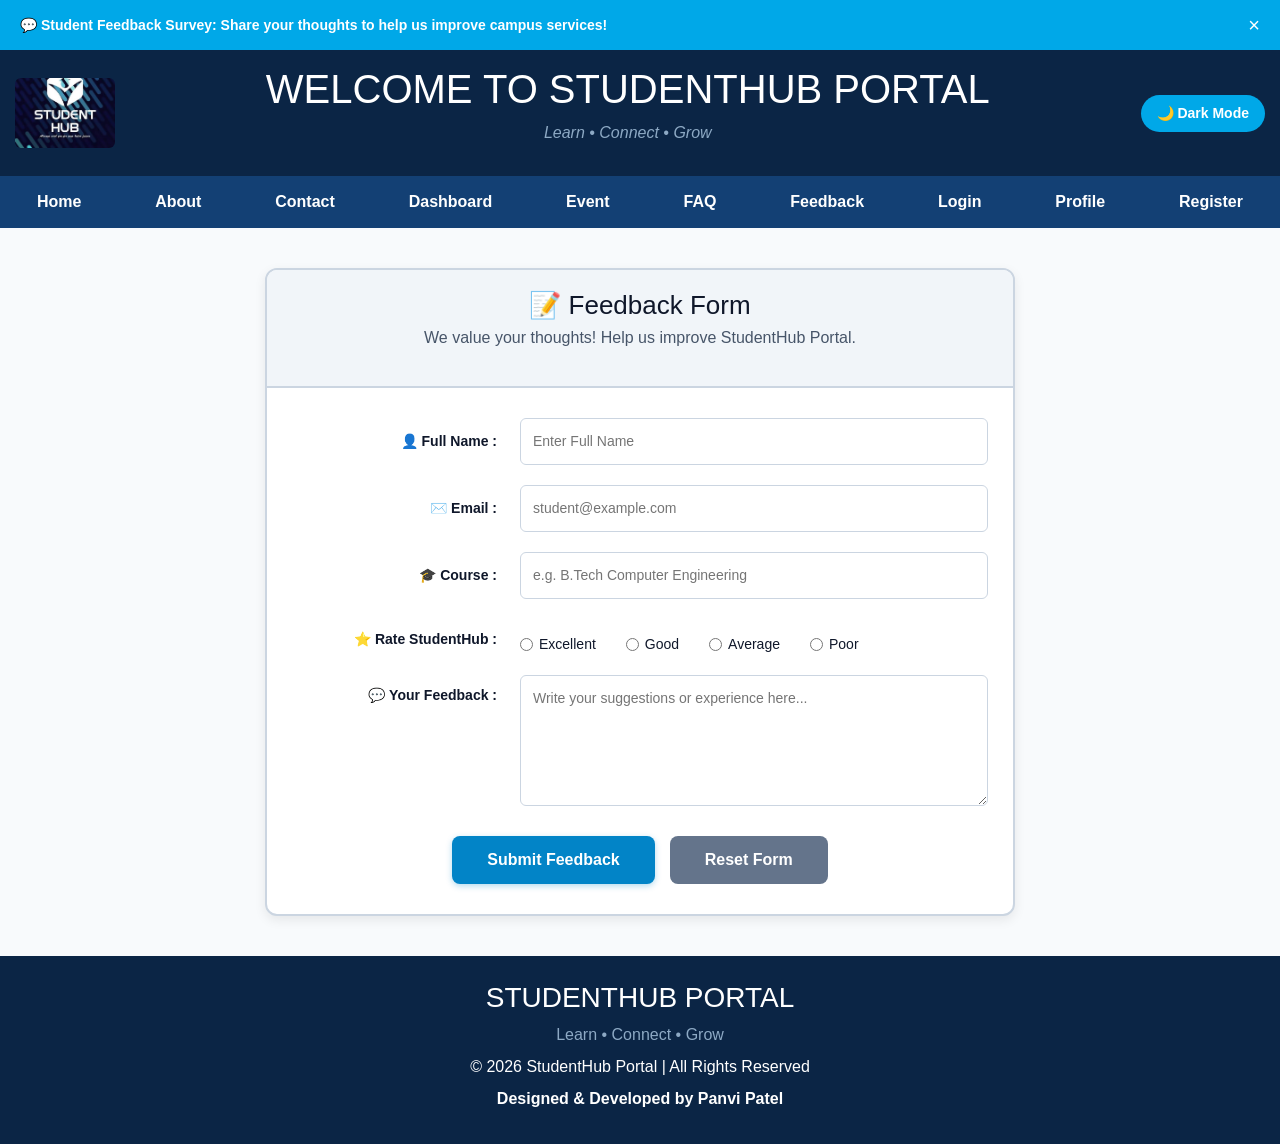
<file: Feedback.html>
<!DOCTYPE html>
<html lang="en">

<head>
    <meta charset="UTF-8">
    <meta name="viewport" content="width=device-width, initial-scale=1.0">

    <!-- Bootstrap CSS -->
    <link href="https://cdn.jsdelivr.net/npm/bootstrap@5.3.7/dist/css/bootstrap.min.css" rel="stylesheet">

    <title>Feedback - StudentHub Portal</title>

    <style>
        * {
            margin: 0;
            padding: 0;
            box-sizing: border-box;
            transition: background 0.3s, color 0.3s;
        }

        /* Color Theme Variables */
        :root {
            --bg-color: #F8FAFC;
            --text-color: #0F172A;
            --card-bg: #FFFFFF;
            --card-light: #F1F5F9;
            --header-bg: #0B2545;
            --navbar-bg: #134074;
            --border-color: #CBD5E1;
            --text-sub: #475569;
        }

        body.dark-mode {
            --bg-color: #0F172A;
            --text-color: #F8FAFC;
            --card-bg: #1E293B;
            --card-light: #334155;
            --header-bg: #020617;
            --navbar-bg: #0F172A;
            --border-color: #334155;
            --text-sub: #94A3B8;
        }

        body {
            font-family: Arial, sans-serif;
            background: var(--bg-color);
            color: var(--text-color);
        }

        /* ---------- Notification Banner ---------- */
        .notification-banner {
            background: #00A8E8;
            color: #fff;
            padding: 10px 20px;
            display: flex;
            justify-content: space-between;
            align-items: center;
            font-weight: bold;
            font-size: 14px;
        }

        .notification-banner .close-btn {
            background: transparent;
            border: none;
            color: white;
            font-size: 20px;
            cursor: pointer;
        }

        /* ---------- Header & Theme Button ---------- */
        .header {
            background: var(--header-bg);
            color: white;
            display: flex;
            flex-direction: column;
            align-items: center;
            gap: 15px;
            padding: 15px;
            position: relative;
        }

        .logo {
            width: 100px;
            height: 70px;
            object-fit: cover;
            border-radius: 6px;
        }

        .title {
            text-align: center;
        }

        .title p {
            color: #8DA9C4;
            margin-top: 8px;
        }

        .theme-btn {
            background: #00A8E8;
            color: white;
            border: none;
            padding: 8px 16px;
            border-radius: 20px;
            cursor: pointer;
            font-size: 14px;
            font-weight: bold;
            transition: transform 0.2s;
        }

        .theme-btn:hover {
            transform: scale(1.05);
        }

        /* ---------- Navbar & Mobile Menu ---------- */
        .nav-container {
            background: var(--navbar-bg);
            position: relative;
        }

        .hamburger {
            display: none;
            background: none;
            border: none;
            color: white;
            font-size: 24px;
            padding: 10px 20px;
            cursor: pointer;
            width: 100%;
            text-align: left;
        }

        .navbar {
            background: var(--navbar-bg);
            display: flex;
            justify-content: space-around;
            align-items: center;
            width: 100%;
            padding: 14px 0px;
            flex-wrap: nowrap;
            overflow-x: auto;
        }

        .navbar a {
            color: white;
            text-decoration: none;
            font-weight: bold;
            white-space: nowrap;
            padding: 0 10px;
            transition: 0.3s;
        }

        .navbar a:hover {
            color: #8DA9C4;
        }

        /* ---------- Form Section Styling ---------- */
        .form-section {
            padding: 40px 20px;
            display: flex;
            justify-content: center;
        }

        .form-card {
            background: var(--card-bg);
            border: 2px solid var(--border-color);
            border-radius: 12px;
            box-shadow: 0 4px 12px rgba(0, 0, 0, 0.08);
            width: 100%;
            max-width: 750px;
            overflow: hidden;
        }

        .form-header {
            background: var(--card-light);
            padding: 20px;
            text-align: center;
            border-bottom: 2px solid var(--border-color);
        }

        .form-header h1 {
            font-size: 26px;
            color: var(--text-color);
            margin: 0;
        }

        .form-body {
            padding: 30px 25px;
            display: flex;
            flex-direction: column;
            gap: 20px;
        }

        .form-group {
            display: grid;
            grid-template-columns: 1fr;
            gap: 8px;
        }

        .form-group label {
            font-weight: bold;
            color: var(--text-color);
            font-size: 14px;
        }

        .form-group input[type="text"],
        .form-group input[type="email"],
        .form-group textarea {
            width: 100%;
            padding: 12px;
            border: 1px solid var(--border-color);
            border-radius: 6px;
            font-size: 14px;
            background: var(--card-bg);
            color: var(--text-color);
            font-family: inherit;
        }

        .form-group input:focus,
        .form-group textarea:focus {
            outline: none;
            border-color: #0284C7;
        }

        /* Rating Radio Options */
        .rating-options {
            display: flex;
            flex-wrap: wrap;
            gap: 15px;
            color: var(--text-sub);
            padding-top: 5px;
        }

        .rating-options label {
            font-weight: normal;
            cursor: pointer;
            display: flex;
            align-items: center;
            gap: 6px;
        }

        /* Button Controls */
        .button-group {
            display: flex;
            justify-content: center;
            gap: 15px;
            flex-wrap: wrap;
            margin-top: 10px;
        }

        .btn-submit {
            background-color: #0284C7;
            color: white;
            border: none;
            padding: 12px 35px;
            font-size: 16px;
            font-weight: bold;
            border-radius: 8px;
            cursor: pointer;
            box-shadow: 0px 2px 6px rgba(2, 132, 199, 0.3);
            transition: 0.3s;
        }

        .btn-submit:hover {
            background-color: #0086ba;
        }

        .btn-reset {
            background-color: #64748B;
            color: white;
            border: none;
            padding: 12px 35px;
            font-size: 16px;
            font-weight: bold;
            border-radius: 8px;
            cursor: pointer;
            transition: 0.3s;
        }

        .btn-reset:hover {
            background-color: #475569;
        }

        /* ---------- Modal Popup ---------- */
        .modal-overlay {
            display: none;
            position: fixed;
            top: 0;
            left: 0;
            width: 100%;
            height: 100%;
            background: rgba(0, 0, 0, 0.6);
            justify-content: center;
            align-items: center;
            z-index: 1000;
        }

        .modal-box {
            background: var(--card-bg);
            color: var(--text-color);
            padding: 30px;
            border-radius: 12px;
            max-width: 480px;
            width: 90%;
            text-align: center;
            position: relative;
            box-shadow: 0 10px 25px rgba(0, 0, 0, 0.2);
        }

        .modal-close {
            position: absolute;
            top: 12px;
            right: 18px;
            background: none;
            border: none;
            font-size: 24px;
            cursor: pointer;
            color: var(--text-color);
        }

        /* ---------- Footer ---------- */
        footer {
            background: var(--header-bg);
            color: white;
            text-align: center;
            padding: 25px 20px;
        }

        footer p {
            margin: 8px 0;
        }

        .tag {
            color: #8DA9C4;
        }

        /* ---------- Responsive Breakpoints ---------- */
        @media(max-width: 767px) {
            .hamburger {
                display: block;
            }

            .navbar {
                display: none;
                flex-direction: column;
                padding: 10px 0;
                gap: 12px;
            }

            .navbar.show {
                display: flex;
            }
        }

        @media(min-width: 768px) {
            .header {
                flex-direction: row;
                justify-content: space-between;
            }

            .form-group {
                grid-template-columns: 220px 1fr;
                align-items: center;
            }

            .form-group label {
                text-align: right;
                padding-right: 15px;
            }

            .form-group.align-top {
                align-items: start;
            }

            .form-group.align-top label {
                padding-top: 10px;
            }
        }
    </style>
</head>

<body>

    <!-- Notification Banner -->
    <div class="notification-banner" id="banner">
        <span>💬 Student Feedback Survey: Share your thoughts to help us improve campus services!</span>
        <button class="close-btn">&times;</button>
    </div>

    <!-- Header with Theme Switcher -->
    <header class="header">
        <img src="logo.jpeg" class="logo" alt="logo">

        <div class="title">
            <h1>WELCOME TO STUDENTHUB PORTAL</h1>
            <p><i>Learn • Connect • Grow</i></p>
        </div>

        <button class="theme-btn" id="themeToggle">🌙 Dark Mode</button>
    </header>

    <!-- Navbar with Mobile Hamburger Button -->
    <div class="nav-container">
        <button class="hamburger">☰ Menu</button>
        <nav class="navbar" id="navLinks">
            <a href="Home.html">Home</a>
            <a href="About.html">About</a>
            <a href="Contact.html">Contact</a>
            <a href="Dashboard.html">Dashboard</a>
            <a href="Event.html">Event</a>
            <a href="FAQ.html">FAQ</a>
            <a href="Feedback.html">Feedback</a>
            <a href="Login.html">Login</a>
            <a href="Profile.html">Profile</a>
            <a href="Register.html">Register</a>
        </nav>
    </div>

    <main>
        <section class="form-section">
            <div class="form-card">

                <div class="form-header">
                    <h1>📝 Feedback Form</h1>
                    <p style="margin-top: 5px; color: var(--text-sub);">We value your thoughts! Help us improve StudentHub Portal.</p>
                </div>

                <form class="form-body">

                    <div class="form-group">
                        <label for="fullname">👤 Full Name :</label>
                        <input type="text" id="fullname" name="fullname" placeholder="Enter Full Name" required>
                    </div>

                    <div class="form-group">
                        <label for="email">✉️ Email :</label>
                        <input type="email" id="email" name="email" placeholder="student@example.com" required>
                    </div>

                    <div class="form-group">
                        <label for="course">🎓 Course :</label>
                        <input type="text" id="course" name="course" placeholder="e.g. B.Tech Computer Engineering" required>
                    </div>

                    <!-- checked કાઢી નાખ્યું છે જેથી પહેલેથી સિલેક્ટ નહીં આવે -->
                    <div class="form-group align-top">
                        <label>⭐ Rate StudentHub :</label>
                        <div class="rating-options">
                            <label><input type="radio" name="rating" value="Excellent"> Excellent</label>
                            <label><input type="radio" name="rating" value="Good"> Good</label>
                            <label><input type="radio" name="rating" value="Average"> Average</label>
                            <label><input type="radio" name="rating" value="Poor"> Poor</label>
                        </div>
                    </div>

                    <div class="form-group align-top">
                        <label for="feedback">💬 Your Feedback :</label>
                        <textarea id="feedback" name="feedback" rows="5" placeholder="Write your suggestions or experience here..." required></textarea>
                    </div>

                    <div class="button-group">
                        <button type="submit" class="btn-submit">Submit Feedback</button>
                        <button type="reset" class="btn-reset">Reset Form</button>
                    </div>

                </form>
            </div>
        </section>

        <!-- Dynamic Modal Popup -->
        <div class="modal-overlay" id="customModal">
            <div class="modal-box">
                <button class="modal-close">&times;</button>
                <h3 style="color:#0284C7; margin-bottom: 12px;">🎉 Thank You!</h3>
                <p style="text-align: center; margin-bottom: 8px;">Your feedback has been successfully submitted.</p>
                <p style="text-align: center; margin-bottom: 15px; color: var(--text-sub); font-size: 14px;">We appreciate your contribution towards improving StudentHub Portal.</p>
                <button class="btn-submit btn-close-modal" style="width: 100%;">Close</button>
            </div>
        </div>
    </main>

    <footer>
        <h3>STUDENTHUB PORTAL</h3>

        <p class="tag">Learn • Connect • Grow</p>

        <p>© 2026 StudentHub Portal | All Rights Reserved</p>

        <p><b>Designed & Developed by Panvi Patel</b></p>
    </footer>

    <!-- Bootstrap JS -->
    <script src="https://cdn.jsdelivr.net/npm/bootstrap@5.3.7/dist/js/bootstrap.bundle.min.js"></script>

    <!-- Custom External JavaScript -->
    <script src="script.js"></script>

</body>
</html>
</file>
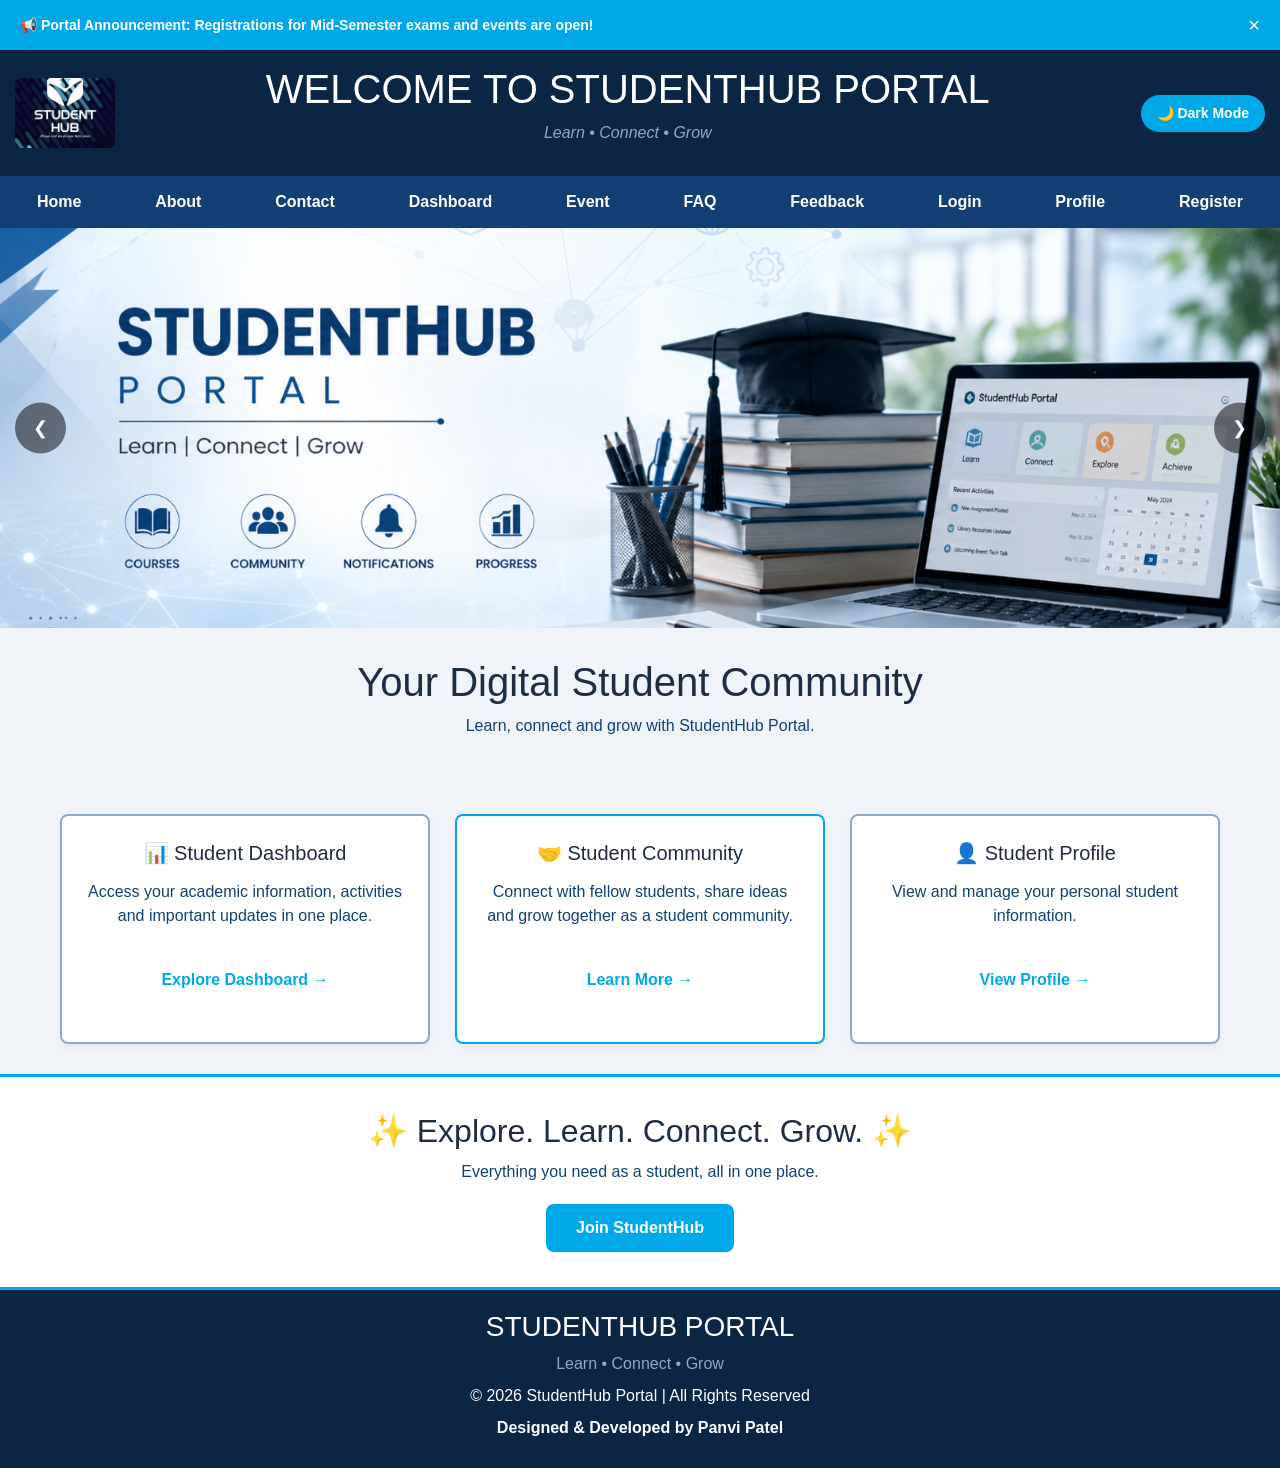
<file: Home.html>
<!DOCTYPE html>
<html lang="en">

<head>
    <meta charset="UTF-8">
    <meta name="viewport" content="width=device-width, initial-scale=1.0">

    <!-- Bootstrap CSS -->
    <link href="https://cdn.jsdelivr.net/npm/bootstrap@5.3.7/dist/css/bootstrap.min.css" rel="stylesheet">

    <title>StudentHub Portal - Home</title>

    <style>
        * {
            margin: 0;
            padding: 0;
            box-sizing: border-box;
            transition: background 0.3s, color 0.3s;
        }

        /* Color Theme Variables */
        :root {
            --bg-color: #F0F4F8;
            --text-color: #1D2D44;
            --card-bg: #FFFFFF;
            --card-light: #F1F5F9;
            --header-bg: #0B2545;
            --navbar-bg: #134074;
            --border-color: #8DA9C4;
            --text-sub: #134074;
        }

        body.dark-mode {
            --bg-color: #0F172A;
            --text-color: #F8FAFC;
            --card-bg: #1E293B;
            --card-light: #334155;
            --header-bg: #020617;
            --navbar-bg: #0F172A;
            --border-color: #334155;
            --text-sub: #94A3B8;
        }

        body {
            font-family: Arial, sans-serif;
            background: var(--bg-color);
            color: var(--text-color);
        }

        /* ---------- Notification Banner ---------- */
        .notification-banner {
            background: #00A8E8;
            color: #fff;
            padding: 10px 20px;
            display: flex;
            justify-content: space-between;
            align-items: center;
            font-weight: bold;
            font-size: 14px;
        }

        .notification-banner .close-btn {
            background: transparent;
            border: none;
            color: white;
            font-size: 20px;
            cursor: pointer;
        }

        /* ---------- Header & Theme Button ---------- */
        .header {
            background: var(--header-bg);
            color: #fff;
            display: flex;
            flex-direction: column;
            align-items: center;
            gap: 15px;
            padding: 15px;
            position: relative;
        }

        .logo {
            width: 100px;
            height: 70px;
            object-fit: cover;
            border-radius: 6px;
        }

        .title {
            text-align: center;
        }

        .title p {
            color: #8DA9C4;
            margin-top: 8px;
        }

        .theme-btn {
            background: #00A8E8;
            color: white;
            border: none;
            padding: 8px 16px;
            border-radius: 20px;
            cursor: pointer;
            font-size: 14px;
            font-weight: bold;
            transition: transform 0.2s;
        }

        .theme-btn:hover {
            transform: scale(1.05);
        }

        /* ---------- Navbar & Mobile Menu ---------- */
        .nav-container {
            background: var(--navbar-bg);
            position: relative;
        }

        .hamburger {
            display: none;
            background: none;
            border: none;
            color: white;
            font-size: 24px;
            padding: 10px 20px;
            cursor: pointer;
            width: 100%;
            text-align: left;
        }

        .navbar {
            background: var(--navbar-bg);
            display: flex;
            justify-content: space-around;
            align-items: center;
            width: 100%;
            padding: 14px 0px;
            flex-wrap: nowrap;
            overflow-x: auto;
        }

        .navbar a {
            color: #fff;
            text-decoration: none;
            font-weight: bold;
            white-space: nowrap;
            padding: 0 10px;
            transition: 0.3s;
        }

        .navbar a:hover {
            color: #8DA9C4;
        }

        /* ---------- Image / Content Slider ---------- */
        .slider-container {
            position: relative;
            max-width: 100%;
            margin: auto;
            overflow: hidden;
            background: #000;
        }

        .slide {
            display: none;
            text-align: center;
        }

        .slide.active {
            display: block;
        }

        .slide img {
            width: 100%;
            max-height: 400px;
            object-fit: cover;
            display: block;
        }

        .slider-btn {
            position: absolute;
            top: 50%;
            transform: translateY(-50%);
            background: rgba(0, 0, 0, 0.5);
            color: white;
            border: none;
            padding: 12px 18px;
            cursor: pointer;
            font-size: 18px;
            border-radius: 50%;
        }

        .prev { left: 15px; }
        .next { right: 15px; }

        /* ---------- Intro Section ---------- */
        .intro {
            text-align: center;
            padding: 30px 20px;
        }

        .intro h1 {
            color: var(--text-color);
        }

        .intro p {
            color: var(--text-sub);
            margin-top: 8px;
        }

        /* ---------- Cards Grid ---------- */
        .cards {
            display: grid;
            grid-template-columns: 1fr;
            gap: 25px;
            padding: 30px 20px;
            max-width: 1200px;
            margin: auto;
        }

        .card {
            background: var(--card-bg);
            color: var(--text-color);
            border: 2px solid var(--border-color);
            border-radius: 8px;
            padding: 25px;
            text-align: center;
            min-height: 230px;
            box-shadow: 0 4px 6px rgba(0,0,0,0.04);
            transition: transform 0.3s;
        }

        .card:hover {
            transform: translateY(-5px);
        }

        .card:nth-child(2) {
            border-color: #00A8E8;
        }

        .card h2 {
            color: var(--text-color);
            margin-bottom: 15px;
            font-size: 20px;
        }

        .card p {
            color: var(--text-sub);
        }

        .card a {
            color: #00A8E8;
            text-decoration: none;
            font-weight: bold;
        }

        /* ---------- CTA Section ---------- */
        .cta {
            background: var(--card-bg);
            border-top: 3px solid #00A8E8;
            border-bottom: 3px solid #00A8E8;
            text-align: center;
            padding: 35px 20px;
        }

        .cta h2 {
            color: var(--text-color);
        }

        .cta p {
            color: var(--text-sub);
            margin: 10px 0 20px;
        }

        .btn-custom {
            background: #00A8E8;
            color: #fff;
            border: none;
            padding: 12px 30px;
            border-radius: 8px;
            font-size: 16px;
            font-weight: bold;
            cursor: pointer;
            transition: 0.3s;
        }

        .btn-custom:hover {
            background: #0086ba;
        }

        /* ---------- Modal Popup ---------- */
        .modal-overlay {
            display: none;
            position: fixed;
            top: 0;
            left: 0;
            width: 100%;
            height: 100%;
            background: rgba(0, 0, 0, 0.6);
            justify-content: center;
            align-items: center;
            z-index: 1000;
        }

        .modal-box {
            background: var(--card-bg);
            color: var(--text-color);
            padding: 30px;
            border-radius: 12px;
            max-width: 480px;
            width: 90%;
            text-align: center;
            position: relative;
            box-shadow: 0 10px 25px rgba(0, 0, 0, 0.2);
        }

        .modal-close {
            position: absolute;
            top: 12px;
            right: 18px;
            background: none;
            border: none;
            font-size: 24px;
            cursor: pointer;
            color: var(--text-color);
        }

        /* ---------- Footer ---------- */
        footer {
            background: var(--header-bg);
            color: #fff;
            text-align: center;
            padding: 20px;
        }

        footer p {
            margin: 8px 0;
        }

        footer .tag {
            color: #8DA9C4;
        }

        /* ---------- Responsive Breakpoints ---------- */
        @media (max-width: 767px) {
            .hamburger {
                display: block;
            }

            .navbar {
                display: none;
                flex-direction: column;
                padding: 10px 0;
                gap: 12px;
            }

            .navbar.show {
                display: flex;
            }
        }

        @media (min-width: 768px) {
            .header {
                flex-direction: row;
                justify-content: space-between;
            }

            .cards {
                grid-template-columns: repeat(2, 1fr);
            }
        }

        @media (min-width: 992px) {
            .cards {
                grid-template-columns: repeat(3, 1fr);
            }
        }
    </style>

</head>

<body>

    <!-- Notification Banner -->
    <div class="notification-banner" id="banner">
        <span>📢 Portal Announcement: Registrations for Mid-Semester exams and events are open!</span>
        <button class="close-btn">&times;</button>
    </div>

    <!-- Header with Theme Switcher -->
    <header class="header">
        <img src="logo.jpeg" class="logo" alt="logo">

        <div class="title">
            <h1>WELCOME TO STUDENTHUB PORTAL</h1>
            <p><i>Learn • Connect • Grow</i></p>
        </div>

        <button class="theme-btn" id="themeToggle">🌙 Dark Mode</button>
    </header>

    <!-- Navbar with Mobile Hamburger Button -->
    <div class="nav-container">
        <button class="hamburger">☰ Menu</button>
        <nav class="navbar" id="navLinks">
            <a href="Home.html">Home</a>
            <a href="About.html">About</a>
            <a href="Contact.html">Contact</a>
            <a href="Dashboard.html">Dashboard</a>
            <a href="Event.html">Event</a>
            <a href="FAQ.html">FAQ</a>
            <a href="Feedback.html">Feedback</a>
            <a href="Login.html">Login</a>
            <a href="Profile.html">Profile</a>
            <a href="Register.html">Register</a>
        </nav>
    </div>

    <!-- Image Slider -->
    <section class="slider-container">
        <div class="slide active">
            <img src="banner.png" alt="Banner 1">
        </div>
        <div class="slide">
            <img src="banner2.jpg" alt="Banner 2">
        </div>
        <button class="slider-btn prev">&#10094;</button>
        <button class="slider-btn next">&#10095;</button>
    </section>

    <!-- Intro Section -->
    <section class="intro">
        <h1>Your Digital Student Community</h1>
        <p>Learn, connect and grow with StudentHub Portal.</p>
    </section>

    <!-- Main Cards Grid -->
    <section class="cards">

        <div class="card">
            <h2>📊 Student Dashboard</h2>
            <p>Access your academic information, activities and important updates in one place.</p>
            <br>
            <a href="Dashboard.html">Explore Dashboard →</a>
        </div>

        <div class="card">
            <h2>🤝 Student Community</h2>
            <p>Connect with fellow students, share ideas and grow together as a student community.</p>
            <br>
            <a href="About.html">Learn More →</a>
        </div>

        <div class="card">
            <h2>👤 Student Profile</h2>
            <p>View and manage your personal student information.</p>
            <br>
            <a href="Profile.html">View Profile →</a>
        </div>

    </section>

    <!-- Call to Action & Modal Trigger -->
    <section class="cta">
        <h2>✨ Explore. Learn. Connect. Grow. ✨</h2>
        <p>Everything you need as a student, all in one place.</p>

        <button class="btn-custom btn-open-modal">Join StudentHub</button>
    </section>

    <!-- Modal Popup -->
    <div class="modal-overlay" id="customModal">
        <div class="modal-box">
            <button class="modal-close">&times;</button>
            <h3 style="color:#00A8E8; margin-bottom: 12px;">🎉 Welcome to StudentHub!</h3>
            <p style="text-align: center; margin-bottom: 8px;">Join thousands of students accessing events, resources, and mentorship.</p>
            <p style="text-align: center; margin-bottom: 15px; color: var(--text-sub); font-size: 14px;">Create your account today to stay updated!</p>
            <a href="Register.html" style="text-decoration: none;">
                <button class="btn-custom" style="width: 100%;">Proceed to Register</button>
            </a>
        </div>
    </div>

    <!-- Footer -->
    <footer>
        <h3>STUDENTHUB PORTAL</h3>
        <p class="tag">Learn • Connect • Grow</p>
        <p>© 2026 StudentHub Portal | All Rights Reserved</p>
        <p><b>Designed & Developed by Panvi Patel</b></p>
    </footer>

    <!-- Bootstrap JS -->
    <script src="https://cdn.jsdelivr.net/npm/bootstrap@5.3.7/dist/js/bootstrap.bundle.min.js"></script>

    <!-- Custom External JavaScript -->
    <script src="script.js"></script>

</body>

</html>
</file>
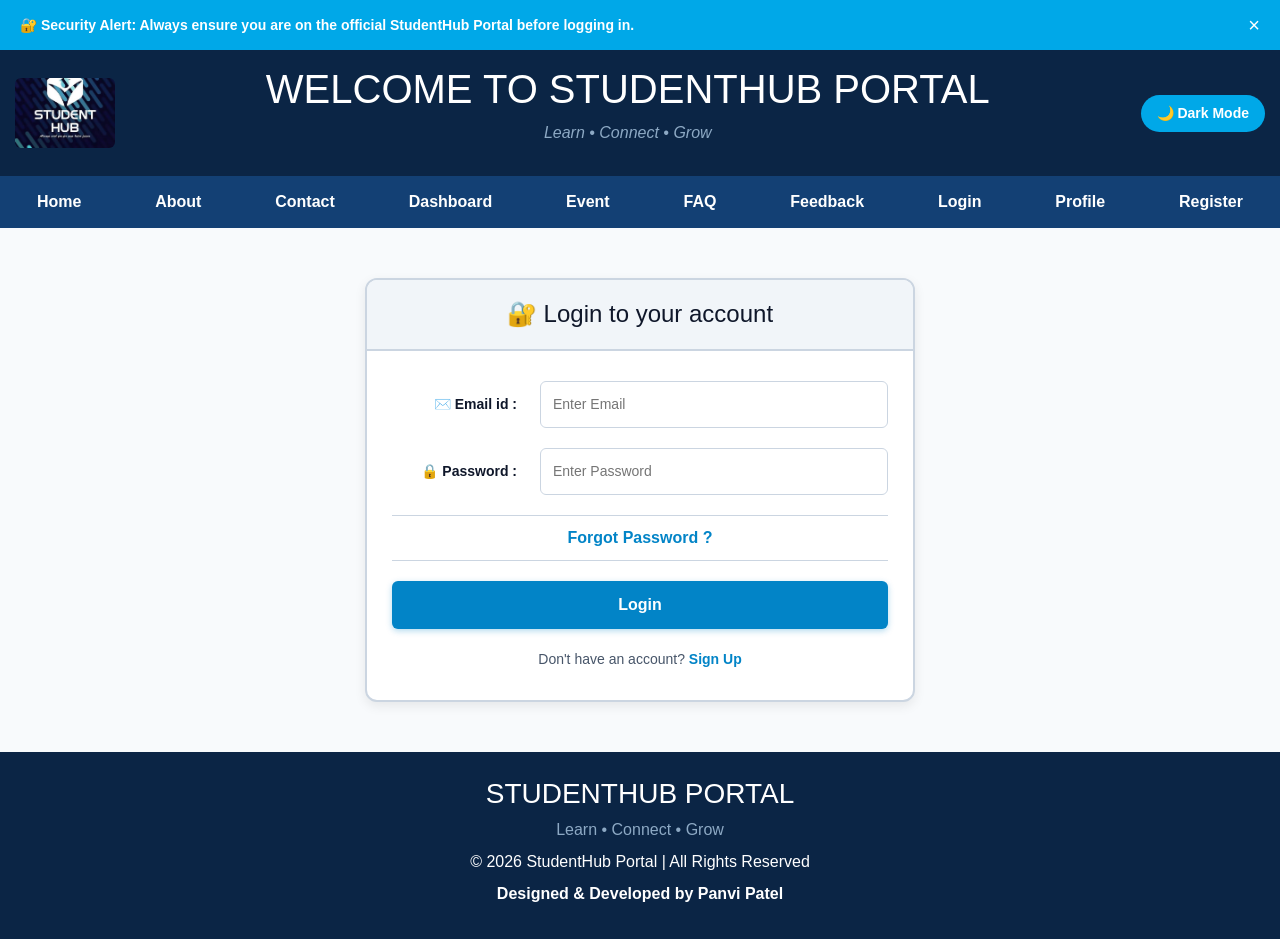
<file: Login.html>
<!DOCTYPE html>
<html lang="en">

<head>
    <meta charset="UTF-8">
    <meta name="viewport" content="width=device-width, initial-scale=1.0">

    <!-- Bootstrap CSS -->
    <link href="https://cdn.jsdelivr.net/npm/bootstrap@5.3.7/dist/css/bootstrap.min.css" rel="stylesheet">

    <title>Login - StudentHub Portal</title>

    <style>
        * {
            margin: 0;
            padding: 0;
            box-sizing: border-box;
            transition: background 0.3s, color 0.3s;
        }

        /* Color Theme Variables */
        :root {
            --bg-color: #F8FAFC;
            --text-color: #0F172A;
            --card-bg: #FFFFFF;
            --card-light: #F1F5F9;
            --header-bg: #0B2545;
            --navbar-bg: #134074;
            --border-color: #CBD5E1;
            --text-sub: #475569;
        }

        body.dark-mode {
            --bg-color: #0F172A;
            --text-color: #F8FAFC;
            --card-bg: #1E293B;
            --card-light: #334155;
            --header-bg: #020617;
            --navbar-bg: #0F172A;
            --border-color: #334155;
            --text-sub: #94A3B8;
        }

        body {
            font-family: Arial, sans-serif;
            background: var(--bg-color);
            color: var(--text-color);
        }

        /* ---------- Notification Banner ---------- */
        .notification-banner {
            background: #00A8E8;
            color: #fff;
            padding: 10px 20px;
            display: flex;
            justify-content: space-between;
            align-items: center;
            font-weight: bold;
            font-size: 14px;
        }

        .notification-banner .close-btn {
            background: transparent;
            border: none;
            color: white;
            font-size: 20px;
            cursor: pointer;
        }

        /* ---------- Header & Theme Button ---------- */
        .header {
            background: var(--header-bg);
            color: white;
            display: flex;
            flex-direction: column;
            align-items: center;
            gap: 15px;
            padding: 15px;
            position: relative;
        }

        .logo {
            width: 100px;
            height: 70px;
            object-fit: cover;
            border-radius: 6px;
        }

        .title {
            text-align: center;
        }

        .title p {
            color: #8DA9C4;
            margin-top: 8px;
        }

        .theme-btn {
            background: #00A8E8;
            color: white;
            border: none;
            padding: 8px 16px;
            border-radius: 20px;
            cursor: pointer;
            font-size: 14px;
            font-weight: bold;
            transition: transform 0.2s;
        }

        .theme-btn:hover {
            transform: scale(1.05);
        }

        /* ---------- Navbar & Mobile Menu ---------- */
        .nav-container {
            background: var(--navbar-bg);
            position: relative;
        }

        .hamburger {
            display: none;
            background: none;
            border: none;
            color: white;
            font-size: 24px;
            padding: 10px 20px;
            cursor: pointer;
            width: 100%;
            text-align: left;
        }

        .navbar {
            background: var(--navbar-bg);
            display: flex;
            justify-content: space-around;
            align-items: center;
            width: 100%;
            padding: 14px 0px;
            flex-wrap: nowrap;
            overflow-x: auto;
        }

        .navbar a {
            color: white;
            text-decoration: none;
            font-weight: bold;
            white-space: nowrap;
            padding: 0 10px;
            transition: 0.3s;
        }

        .navbar a:hover {
            color: #8DA9C4;
        }

        /* ---------- Login Form Container ---------- */
        .form-section {
            padding: 50px 20px;
            display: flex;
            justify-content: center;
        }

        .form-card {
            background: var(--card-bg);
            border: 2px solid var(--border-color);
            border-radius: 12px;
            box-shadow: 0 4px 12px rgba(0, 0, 0, 0.08);
            width: 100%;
            max-width: 550px;
            overflow: hidden;
        }

        .form-header {
            background: var(--card-light);
            padding: 20px;
            text-align: center;
            border-bottom: 2px solid var(--border-color);
        }

        .form-header h2 {
            font-size: 24px;
            color: var(--text-color);
            margin: 0;
        }

        .form-body {
            padding: 30px 25px;
            display: flex;
            flex-direction: column;
            gap: 20px;
        }

        .form-group {
            display: grid;
            grid-template-columns: 1fr;
            gap: 8px;
        }

        .form-group label {
            font-weight: bold;
            color: var(--text-color);
            font-size: 14px;
        }

        .form-group input {
            width: 100%;
            padding: 12px;
            border: 1px solid var(--border-color);
            border-radius: 6px;
            font-size: 14px;
            background: var(--card-bg);
            color: var(--text-color);
        }

        .form-group input:focus {
            outline: none;
            border-color: #0284C7;
        }

        .forgot-link {
            text-align: center;
            padding: 10px 0;
            border-top: 1px solid var(--border-color);
            border-bottom: 1px solid var(--border-color);
        }

        .forgot-link a {
            color: #0284C7;
            text-decoration: none;
            font-weight: bold;
        }

        .btn-submit {
            background-color: #0284C7;
            color: white;
            border: none;
            padding: 12px 60px;
            font-size: 16px;
            font-weight: bold;
            border-radius: 6px;
            cursor: pointer;
            box-shadow: 0px 2px 6px rgba(2, 132, 199, 0.3);
            transition: 0.3s;
            width: 100%;
        }

        .btn-submit:hover {
            background-color: #0086ba;
        }

        .signup-text {
            text-align: center;
            color: var(--text-sub);
            font-size: 14px;
        }

        .signup-text a {
            color: #0284C7;
            text-decoration: none;
            font-weight: bold;
        }

        /* ---------- Modal Popup ---------- */
        .modal-overlay {
            display: none;
            position: fixed;
            top: 0;
            left: 0;
            width: 100%;
            height: 100%;
            background: rgba(0, 0, 0, 0.6);
            justify-content: center;
            align-items: center;
            z-index: 1000;
        }

        .modal-box {
            background: var(--card-bg);
            color: var(--text-color);
            padding: 30px;
            border-radius: 12px;
            max-width: 480px;
            width: 90%;
            text-align: center;
            position: relative;
            box-shadow: 0 10px 25px rgba(0, 0, 0, 0.2);
        }

        .modal-close {
            position: absolute;
            top: 12px;
            right: 18px;
            background: none;
            border: none;
            font-size: 24px;
            cursor: pointer;
            color: var(--text-color);
        }

        /* ---------- Footer ---------- */
        footer {
            background: var(--header-bg);
            color: white;
            text-align: center;
            padding: 25px 20px;
        }

        footer p {
            margin: 8px 0;
        }

        .tag {
            color: #8DA9C4;
        }

        /* ---------- Responsive Breakpoints ---------- */
        @media(max-width: 767px) {
            .hamburger {
                display: block;
            }

            .navbar {
                display: none;
                flex-direction: column;
                padding: 10px 0;
                gap: 12px;
            }

            .navbar.show {
                display: flex;
            }
        }

        @media(min-width: 768px) {
            .header {
                flex-direction: row;
                justify-content: space-between;
            }

            .form-group {
                grid-template-columns: 140px 1fr;
                align-items: center;
            }

            .form-group label {
                text-align: right;
                padding-right: 15px;
            }
        }
    </style>
</head>

<body>

    <!-- Notification Banner -->
    <div class="notification-banner" id="banner">
        <span>🔐 Security Alert: Always ensure you are on the official StudentHub Portal before logging in.</span>
        <button class="close-btn">&times;</button>
    </div>

    <!-- Header with Theme Switcher -->
    <header class="header">
        <img src="logo.jpeg" class="logo" alt="logo">

        <div class="title">
            <h1>WELCOME TO STUDENTHUB PORTAL</h1>
            <p><i>Learn • Connect • Grow</i></p>
        </div>

        <button class="theme-btn" id="themeToggle">🌙 Dark Mode</button>
    </header>

    <!-- Navbar with Mobile Hamburger Button -->
    <div class="nav-container">
        <button class="hamburger">☰ Menu</button>
        <nav class="navbar" id="navLinks">
            <a href="Home.html">Home</a>
            <a href="About.html">About</a>
            <a href="Contact.html">Contact</a>
            <a href="Dashboard.html">Dashboard</a>
            <a href="Event.html">Event</a>
            <a href="FAQ.html">FAQ</a>
            <a href="Feedback.html">Feedback</a>
            <a href="Login.html">Login</a>
            <a href="Profile.html">Profile</a>
            <a href="Register.html">Register</a>
        </nav>
    </div>

    <main>
        <section class="form-section">
            <div class="form-card">

                <div class="form-header">
                    <h2>🔐 Login to your account</h2>
                </div>

                <form class="form-body">

                    <div class="form-group">
                        <label for="email">✉️ Email id :</label>
                        <input type="email" id="email" name="email" placeholder="Enter Email" required>
                    </div>

                    <div class="form-group">
                        <label for="pwd">🔒 Password :</label>
                        <input type="password" id="pwd" name="password" placeholder="Enter Password" required>
                    </div>

                    <div class="forgot-link">
                        <a href="setting.html">Forgot Password ?</a>
                    </div>

                    <div>
                        <button type="submit" class="btn-submit">Login</button>
                    </div>

                    <div class="signup-text">
                        <span>Don't have an account? </span>
                        <a href="Register.html">Sign Up</a>
                    </div>

                </form>
            </div>
        </section>

        <!-- Dynamic Modal Popup -->
        <div class="modal-overlay" id="customModal">
            <div class="modal-box">
                <button class="modal-close">&times;</button>
                <h3 style="color:#0284C7; margin-bottom: 12px;">🎉 Login Successful!</h3>
                <p style="text-align: center; margin-bottom: 8px;">Welcome back to StudentHub Portal.</p>
                <p style="text-align: center; margin-bottom: 15px; color: var(--text-sub); font-size: 14px;">Redirecting you to your Student Dashboard...</p>
                <a href="Dashboard.html" style="text-decoration: none;">
                    <button class="btn-submit btn-close-modal">Go to Dashboard →</button>
                </a>
            </div>
        </div>
    </main>

    <footer>
        <h3>STUDENTHUB PORTAL</h3>

        <p class="tag">Learn • Connect • Grow</p>

        <p>© 2026 StudentHub Portal | All Rights Reserved</p>

        <p><b>Designed & Developed by Panvi Patel</b></p>
    </footer>

    <!-- Bootstrap JS -->
    <script src="https://cdn.jsdelivr.net/npm/bootstrap@5.3.7/dist/js/bootstrap.bundle.min.js"></script>

    <!-- Custom External JavaScript -->
    <script src="script.js"></script>

</body>

</html>
</file>
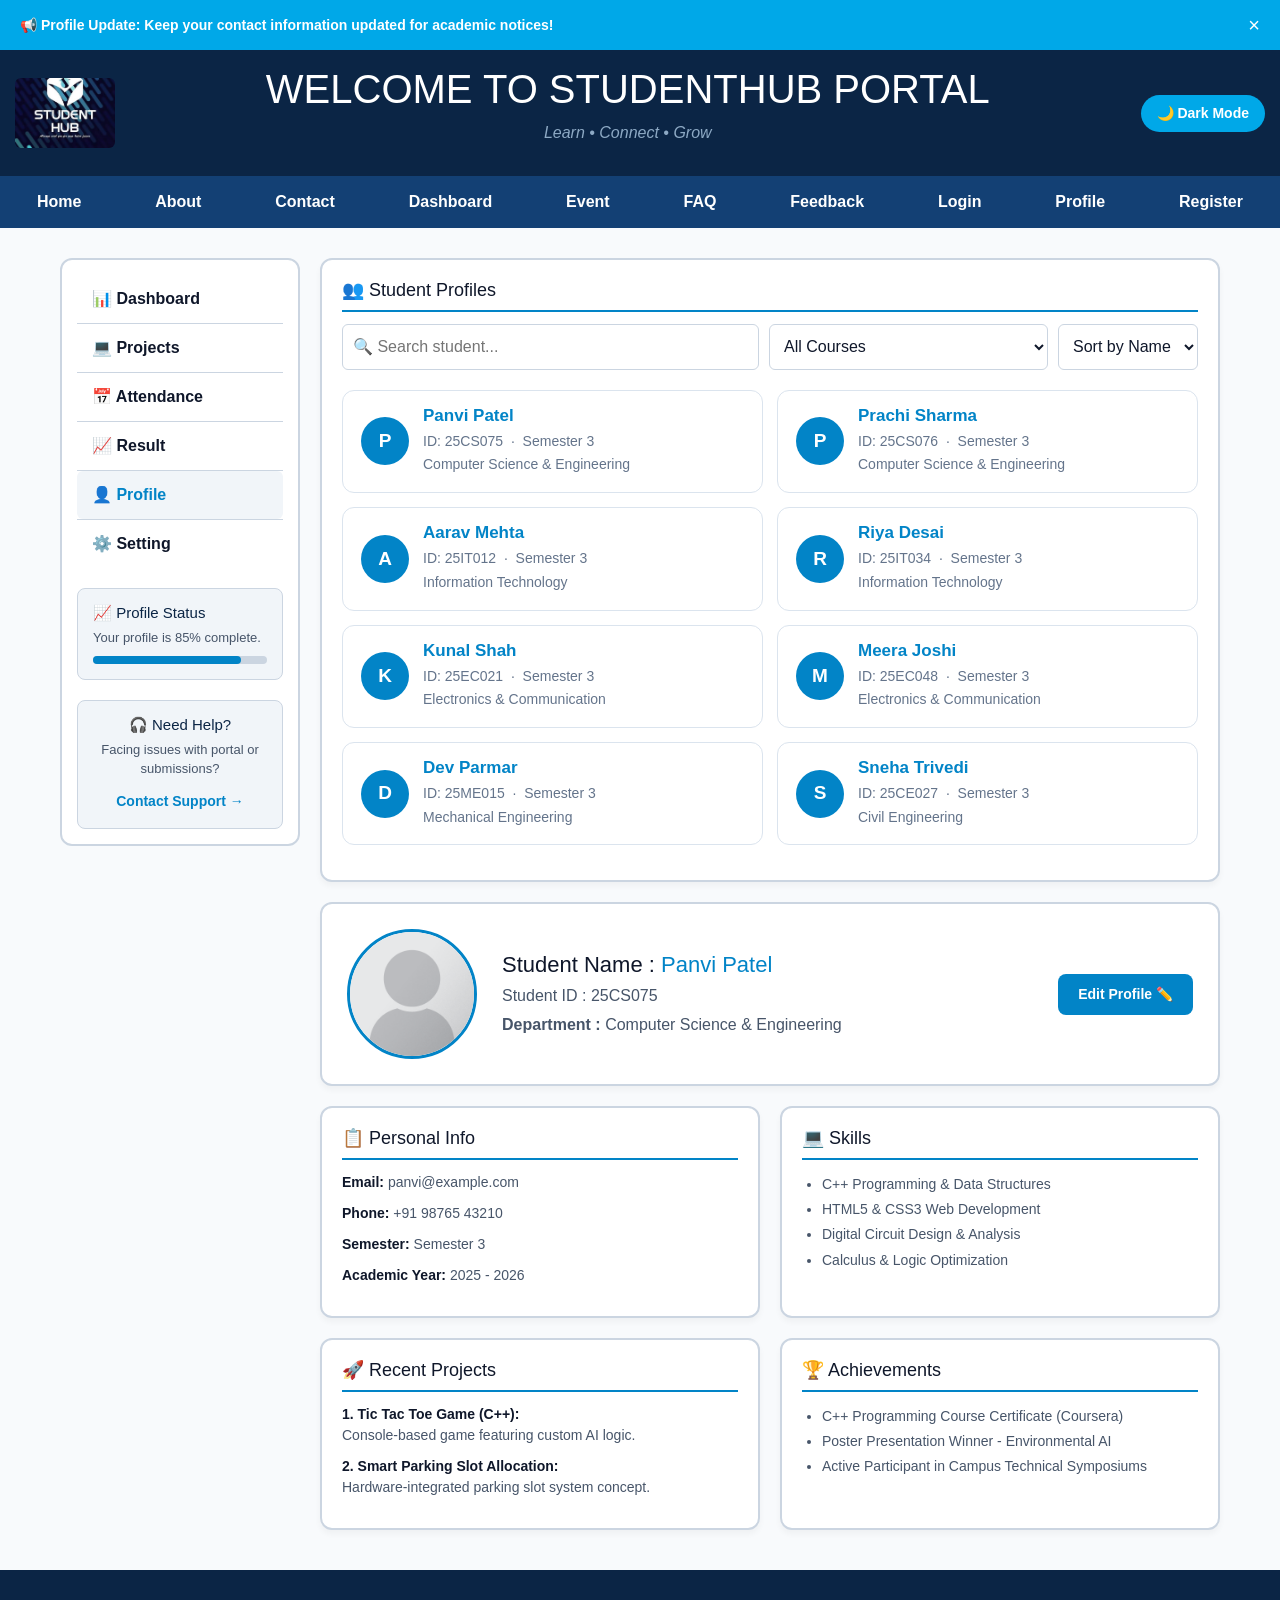
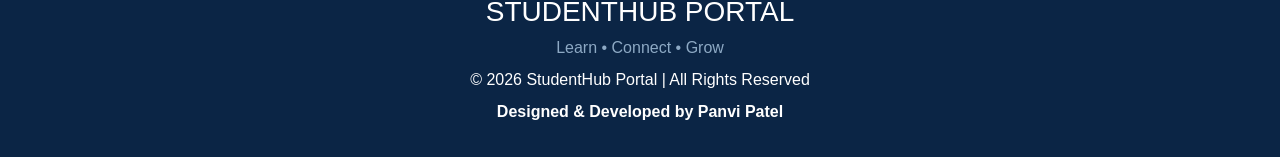
<file: Profile.html>
<!DOCTYPE html>
<html lang="en">

<head>

    <meta charset="UTF-8">
    <meta name="viewport" content="width=device-width, initial-scale=1.0">

    <!-- Bootstrap CSS -->
    <link href="https://cdn.jsdelivr.net/npm/bootstrap@5.3.7/dist/css/bootstrap.min.css" rel="stylesheet">

    <title>Profile - StudentHub Portal</title>

    <style>

        * {
            margin: 0;
            padding: 0;
            box-sizing: border-box;
            transition: background 0.3s, color 0.3s;
        }

        /* Color Theme Variables */
        :root {
            --bg-color: #F8FAFC;
            --text-color: #0F172A;
            --card-bg: #FFFFFF;
            --card-light: #F1F5F9;
            --header-bg: #0B2545;
            --navbar-bg: #134074;
            --border-color: #CBD5E1;
            --text-sub: #475569;
        }

        body.dark-mode {
            --bg-color: #0F172A;
            --text-color: #F8FAFC;
            --card-bg: #1E293B;
            --card-light: #334155;
            --header-bg: #020617;
            --navbar-bg: #0F172A;
            --border-color: #334155;
            --text-sub: #94A3B8;
        }

        body {
            font-family: Arial, sans-serif;
            background: var(--bg-color);
            color: var(--text-color);
        }

        /* ---------- Notification Banner ---------- */
        .notification-banner {
            background: #00A8E8;
            color: #fff;
            padding: 10px 20px;
            display: flex;
            justify-content: space-between;
            align-items: center;
            font-weight: bold;
            font-size: 14px;
        }

        .notification-banner .close-btn {
            background: transparent;
            border: none;
            color: white;
            font-size: 20px;
            cursor: pointer;
        }

        /* ---------- Header & Theme Button ---------- */
        .header {
            background: var(--header-bg);
            color: white;
            display: flex;
            flex-direction: column;
            align-items: center;
            gap: 15px;
            padding: 15px;
            position: relative;
        }

        .logo {
            width: 100px;
            height: 70px;
            object-fit: cover;
            border-radius: 6px;
        }

        .title {
            text-align: center;
        }

        .title p {
            color: #8DA9C4;
            margin-top: 8px;
        }

        .theme-btn {
            background: #00A8E8;
            color: white;
            border: none;
            padding: 8px 16px;
            border-radius: 20px;
            cursor: pointer;
            font-size: 14px;
            font-weight: bold;
            transition: transform 0.2s;
        }

        .theme-btn:hover {
            transform: scale(1.05);
        }

        /* ---------- Navbar & Mobile Menu ---------- */
        .nav-container {
            background: var(--navbar-bg);
            position: relative;
        }

        .hamburger {
            display: none;
            background: none;
            border: none;
            color: white;
            font-size: 24px;
            padding: 10px 20px;
            cursor: pointer;
            width: 100%;
            text-align: left;
        }

        .navbar {
            background: var(--navbar-bg);
            display: flex;
            justify-content: space-around;
            align-items: center;
            width: 100%;
            padding: 14px 0px;
            flex-wrap: nowrap;
            overflow-x: auto;
        }

        .navbar a {
            color: white;
            text-decoration: none;
            font-weight: bold;
            white-space: nowrap;
            padding: 0 10px;
            transition: 0.3s;
        }

        .navbar a:hover {
            color: #8DA9C4;
        }

        /* ---------- Dashboard & Profile Layout ---------- */
        .dashboard-layout {
            display: grid;
            grid-template-columns: 1fr;
            gap: 20px;
            max-width: 1200px;
            margin: 30px auto;
            padding: 0 20px;
        }

        /* Sidebar Styling */
        .sidebar {
            background: var(--card-bg);
            border: 2px solid var(--border-color);
            border-radius: 12px;
            padding: 15px;
        }

        .sidebar-menu {
            list-style: none;
            padding: 0;
            margin: 0;
        }

        .sidebar-menu li {
            border-bottom: 1px solid var(--border-color);
        }

        .sidebar-menu li:last-child {
            border-bottom: none;
        }

        .sidebar-menu a {
            display: block;
            padding: 12px 15px;
            color: var(--text-color);
            text-decoration: none;
            font-weight: bold;
            border-radius: 6px;
            transition: background 0.2s;
        }

        .sidebar-menu a:hover,
        .sidebar-menu a.active {
            background: var(--card-light);
            color: #0284C7;
        }

        .widget-box {
            background: var(--card-light);
            border: 1px solid var(--border-color);
            border-radius: 8px;
            padding: 15px;
            margin-top: 15px;
        }

        .widget-box h4 {
            color: #0B2545;
            font-size: 15px;
            margin-bottom: 6px;
        }

        body.dark-mode .widget-box h4 {
            color: #38BDF8;
        }

        /* ---------- Sidebar Help Card (same as Dashboard) ---------- */
        .help-card {
            background: var(--card-light);
            border: 1px solid var(--border-color);
            border-radius: 8px;
            padding: 15px;
            margin-top: 20px;
            text-align: center;
        }

        .help-card h4 {
            color: #0B2545;
            font-size: 15px;
            margin-bottom: 6px;
        }

        body.dark-mode .help-card h4 {
            color: #38BDF8;
        }

        .sidebar .widget-box {
            margin-top: 20px;
        }

        /* Profile Content Area */
        .content-area {
            display: flex;
            flex-direction: column;
            gap: 20px;
        }

        .profile-header-card {
            background: var(--card-bg);
            border: 2px solid var(--border-color);
            border-radius: 12px;
            padding: 25px;
            box-shadow: 0 4px 6px rgba(0, 0, 0, 0.04);
            display: flex;
            align-items: center;
            gap: 25px;
            flex-wrap: wrap;
        }

        .profile-img {
            width: 130px;
            height: 130px;
            border-radius: 50%;
            border: 3px solid #0284C7;
            object-fit: cover;
        }

        .profile-info h2 {
            margin: 0 0 8px 0;
            font-size: 22px;
        }

        .profile-info h3 {
            margin: 0 0 8px 0;
            font-size: 16px;
            color: var(--text-sub);
        }

        .profile-grid {
            display: grid;
            grid-template-columns: 1fr;
            gap: 20px;
        }

        .info-card {
            background: var(--card-bg);
            border: 2px solid var(--border-color);
            border-radius: 12px;
            padding: 20px;
            box-shadow: 0 4px 6px rgba(0, 0, 0, 0.04);
        }

        .info-card h3 {
            font-size: 18px;
            border-bottom: 2px solid #0284C7;
            padding-bottom: 8px;
            margin-bottom: 12px;
            color: var(--text-color);
        }

        .info-card p {
            margin-bottom: 10px;
            color: var(--text-sub);
            font-size: 14px;
        }

        .info-card b {
            color: var(--text-color);
        }

        .info-card ul {
            line-height: 1.8;
            color: var(--text-sub);
            padding-left: 20px;
            margin: 0;
            font-size: 14px;
        }

        /* Buttons & Modal */
        .btn-custom {
            background: #0284C7;
            color: white;
            border: none;
            padding: 10px 20px;
            border-radius: 8px;
            font-size: 14px;
            font-weight: bold;
            cursor: pointer;
            transition: 0.3s;
        }

        .btn-custom:hover {
            background: #0086ba;
        }

        .modal-overlay {
            display: none;
            position: fixed;
            top: 0;
            left: 0;
            width: 100%;
            height: 100%;
            background: rgba(0, 0, 0, 0.6);
            justify-content: center;
            align-items: center;
            z-index: 1000;
        }

        .modal-box {
            background: var(--card-bg);
            color: var(--text-color);
            padding: 30px;
            border-radius: 12px;
            max-width: 480px;
            width: 90%;
            text-align: center;
            position: relative;
            box-shadow: 0 10px 25px rgba(0,0,0,0.2);
        }

        .modal-close {
            position: absolute;
            top: 12px;
            right: 18px;
            background: none;
            border: none;
            font-size: 24px;
            cursor: pointer;
            color: var(--text-color);
        }

        /* Footer */
        footer {
            background: var(--header-bg);
            color: white;
            text-align: center;
            padding: 25px 20px;
            margin-top: 40px;
        }

        footer p {
            margin: 8px 0;
        }

        .tag {
            color: #8DA9C4;
        }

        /* ---------- Dynamic Student Profiles ---------- */

        .student-controls {
            display: flex;
            gap: 10px;
            flex-wrap: wrap;
            margin-bottom: 20px;
        }

        .student-controls input,
        .student-controls select {
            padding: 10px;
            border: 1px solid var(--border-color);
            border-radius: 6px;
            background: var(--card-bg);
            color: var(--text-color);
        }

        .student-search {
            flex: 1;
            min-width: 200px;
        }

        .student-card {
            background: var(--card-light);
            border: 1px solid var(--border-color);
            border-radius: 8px;
            padding: 15px;
            margin-bottom: 12px;
        }

        .student-card h4 {
            color: #0284C7;
            margin-bottom: 10px;
        }

        .student-card p {
            margin-bottom: 7px;
        }

        .student-pagination {
            margin-top: 15px;
            text-align: center;
        }

        .student-page-btn {
            margin: 3px;
            padding: 6px 12px;
            border: 1px solid #0284C7;
            border-radius: 5px;
            background: #0284C7;
            color: white;
            cursor: pointer;
        }

        /* Responsive Breakpoints */
        @media(max-width: 767px) {

            .hamburger {
                display: block;
            }

            .navbar {
                display: none;
                flex-direction: column;
                padding: 10px 0;
                gap: 12px;
            }

            .navbar.show {
                display: flex;
            }

        }

        @media(min-width: 768px) {

            .header {
                flex-direction: row;
                justify-content: space-between;
            }

            .dashboard-layout {
                grid-template-columns: 240px 1fr;
            }

            .profile-grid {
                grid-template-columns: repeat(2, 1fr);
            }

            /* Sidebar stays a neat card and follows the page while scrolling */
            .sidebar {
                align-self: start;
                position: sticky;
                top: 20px;
            }

        }

    </style>

</head>

<body>

    <!-- Notification Banner -->
    <div class="notification-banner" id="banner">

        <span>
            📢 Profile Update: Keep your contact information updated for academic notices!
        </span>

        <button class="close-btn">&times;</button>

    </div>


    <!-- Header with Theme Switcher -->
    <header class="header">

        <img src="logo.jpeg" class="logo" alt="logo">

        <div class="title">

            <h1>WELCOME TO STUDENTHUB PORTAL</h1>

            <p>
                <i>Learn • Connect • Grow</i>
            </p>

        </div>

        <button class="theme-btn" id="themeToggle">
            🌙 Dark Mode
        </button>

    </header>


    <!-- Navbar with Hamburger Menu -->
    <div class="nav-container">

        <button class="hamburger">
            ☰ Menu
        </button>

        <nav class="navbar" id="navLinks">

            <a href="Home.html">Home</a>
            <a href="About.html">About</a>
            <a href="Contact.html">Contact</a>
            <a href="Dashboard.html">Dashboard</a>
            <a href="Event.html">Event</a>
            <a href="FAQ.html">FAQ</a>
            <a href="Feedback.html">Feedback</a>
            <a href="Login.html">Login</a>
            <a href="Profile.html">Profile</a>
            <a href="Register.html">Register</a>

        </nav>

    </div>


    <!-- Main Dashboard/Profile Layout -->
    <main class="dashboard-layout">


        <!-- Sidebar Navigation -->
        <aside class="sidebar">

            <ul class="sidebar-menu">
                <li><a href="Dashboard.html">📊 Dashboard</a></li>
                <li><a href="Profile.html">💻 Projects</a></li>
                <li><a href="Attendance.html">📅 Attendance</a></li>
                <li><a href="Result.html">📈 Result</a></li>
                <li><a href="Profile.html" class="active">👤 Profile</a></li>
                <li><a href="setting.html">⚙️ Setting</a></li>
            </ul>

            <!-- Profile Progress (kept for the Profile page) -->
            <div class="widget-box">
                <h4>📈 Profile Status</h4>
                <p style="font-size: 13px; margin-bottom: 8px; color: var(--text-sub);">
                    Your profile is 85% complete.
                </p>
                <div style="background-color: var(--border-color); border-radius: 4px; height: 8px; width: 100%;">
                    <div style="background-color: #0284C7; width: 85%; height: 8px; border-radius: 4px;"></div>
                </div>
            </div>

            <!-- Need Help card (same as Dashboard) -->
            <div class="help-card">
                <h4>🎧 Need Help?</h4>
                <p style="font-size: 13px; color: var(--text-sub); margin-bottom: 10px;">Facing issues with portal or submissions?</p>
                <a href="Contact.html" style="color: #0284C7; text-decoration: none; font-weight: bold; font-size: 14px;">Contact Support →</a>
            </div>

        </aside>


        <!-- Profile Content Area -->
        <section class="content-area">


            <!-- Dynamic Student Profiles -->
            <div class="info-card">

                <h3>👥 Student Profiles</h3>

                <div class="student-controls">

                    <input
                        type="text"
                        id="studentSearch"
                        class="student-search"
                        placeholder="🔍 Search student..."
                    >

                    <select id="studentCourseFilter">

                        <option value="all">
                            All Courses
                        </option>

                    </select>


                    <select id="studentSort">

                        <option value="name">
                            Sort by Name
                        </option>

                        <option value="studentId">
                            Sort by Student ID
                        </option>

                    </select>

                </div>


                <div id="studentContainer">
                    <p>Loading student profiles...</p>
                </div>


                <div
                    id="studentPagination"
                    class="student-pagination">
                </div>

            </div>


            <!-- Profile Header Card -->
            <div class="profile-header-card">

                <img
                    src="student_placeholder.png"
                    alt="Student Photo"
                    class="profile-img"
                >

                <div class="profile-info" style="flex-grow: 1;">

                    <h2>
                        Student Name :
                        <span style="color: #0284C7;">
                            Panvi Patel
                        </span>
                    </h2>

                    <h3>
                        Student ID : 25CS075
                    </h3>

                    <p style="margin: 0; color: var(--text-sub);">

                        <b>Department : </b>
                        Computer Science & Engineering

                    </p>

                </div>

                <button class="btn-custom btn-open-modal">
                    Edit Profile ✏️
                </button>

            </div>


            <!-- Profile Details Grid -->
            <div class="profile-grid">


                <!-- Personal Info Card -->
                <div class="info-card">

                    <h3>📋 Personal Info</h3>

                    <p>
                        <b>Email:</b>
                        panvi@example.com
                    </p>

                    <p>
                        <b>Phone:</b>
                        +91 98765 43210
                    </p>

                    <p>
                        <b>Semester:</b>
                        Semester 3
                    </p>

                    <p>
                        <b>Academic Year:</b>
                        2025 - 2026
                    </p>

                </div>


                <!-- Skills Card -->
                <div class="info-card">

                    <h3>💻 Skills</h3>

                    <ul>

                        <li>
                            C++ Programming & Data Structures
                        </li>

                        <li>
                            HTML5 & CSS3 Web Development
                        </li>

                        <li>
                            Digital Circuit Design & Analysis
                        </li>

                        <li>
                            Calculus & Logic Optimization
                        </li>

                    </ul>

                </div>


                <!-- Recent Projects Card -->
                <div class="info-card">

                    <h3>🚀 Recent Projects</h3>

                    <p>
                        <b>1. Tic Tac Toe Game (C++):</b>
                        <br>
                        Console-based game featuring custom AI logic.
                    </p>

                    <p>
                        <b>2. Smart Parking Slot Allocation:</b>
                        <br>
                        Hardware-integrated parking slot system concept.
                    </p>

                </div>


                <!-- Achievements Card -->
                <div class="info-card">

                    <h3>🏆 Achievements</h3>

                    <ul>

                        <li>
                            C++ Programming Course Certificate (Coursera)
                        </li>

                        <li>
                            Poster Presentation Winner - Environmental AI
                        </li>

                        <li>
                            Active Participant in Campus Technical Symposiums
                        </li>

                    </ul>

                </div>

            </div>

        </section>

    </main>


    <!-- Modal Popup for Edit Profile -->
    <div class="modal-overlay" id="customModal">

        <div class="modal-box">

            <button class="modal-close">
                &times;
            </button>

            <h3 style="margin-bottom: 15px; color: #0284C7;">
                ✏️ Update Profile Details
            </h3>


            <form
                style="display: flex; flex-direction: column; gap: 12px; text-align: left;">

                <div>

                    <label style="font-weight: bold; font-size: 13px;">
                        Full Name:
                    </label>

                    <input
                        type="text"
                        value="Panvi Patel"
                        style="width: 100%; padding: 8px; border: 1px solid var(--border-color); border-radius: 6px; background: var(--card-bg); color: var(--text-color);"
                    >

                </div>


                <div>

                    <label style="font-weight: bold; font-size: 13px;">
                        Email Address:
                    </label>

                    <input
                        type="email"
                        value="panvi@example.com"
                        style="width: 100%; padding: 8px; border: 1px solid var(--border-color); border-radius: 6px; background: var(--card-bg); color: var(--text-color);"
                    >

                </div>


                <div>

                    <label style="font-weight: bold; font-size: 13px;">
                        Phone Number:
                    </label>

                    <input
                        type="text"
                        value="+91 98765 43210"
                        style="width: 100%; padding: 8px; border: 1px solid var(--border-color); border-radius: 6px; background: var(--card-bg); color: var(--text-color);"
                    >

                </div>


                <button
                    type="submit"
                    class="btn-custom btn-close-modal"
                    style="margin-top: 10px; width: 100%;">
                    Save Changes
                </button>

            </form>

        </div>

    </div>


    <!-- Footer -->
    <footer>

        <h3>
            STUDENTHUB PORTAL
        </h3>

        <p class="tag">
            Learn • Connect • Grow
        </p>

        <p>
            © 2026 StudentHub Portal | All Rights Reserved
        </p>

        <p>
            <b>
                Designed & Developed by Panvi Patel
            </b>
        </p>

    </footer>


    <!-- Bootstrap JS -->
    <script src="https://cdn.jsdelivr.net/npm/bootstrap@5.3.7/dist/js/bootstrap.bundle.min.js"></script>

    <!-- External Script -->
    <script src="script.js"></script>


</body>

</html>
</file>
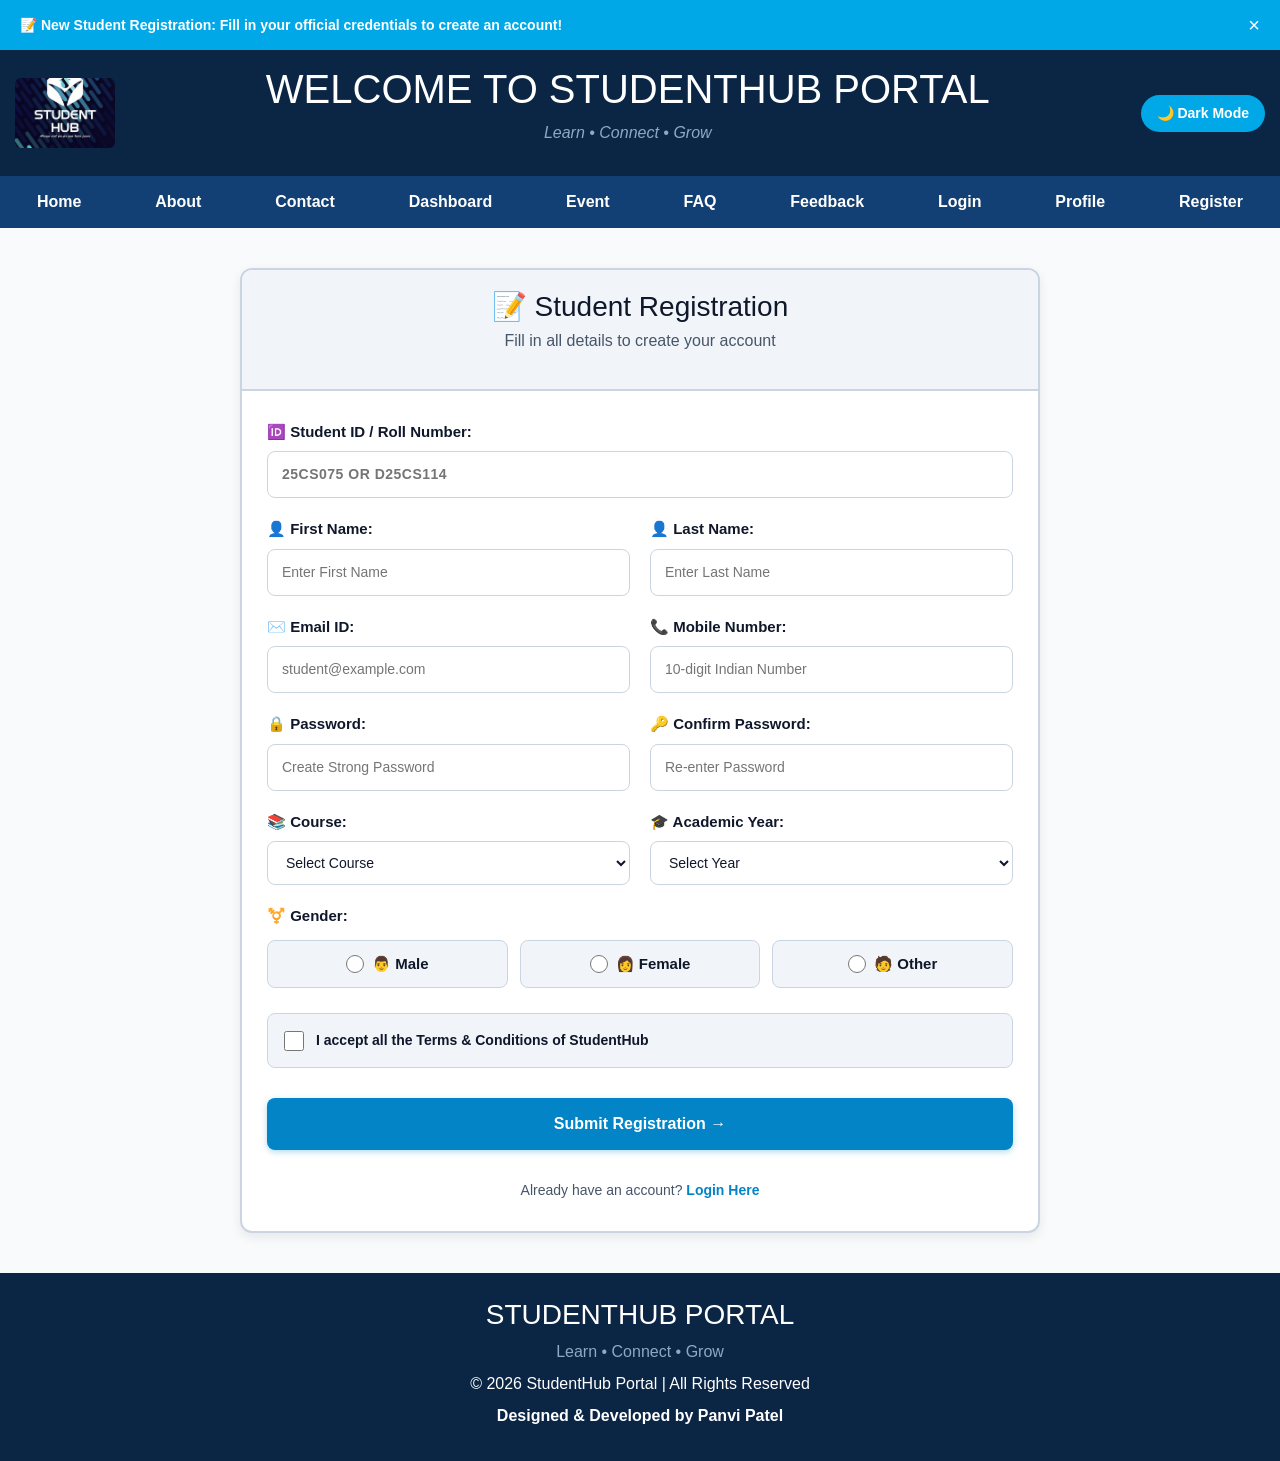
<file: Register.html>
<!DOCTYPE html>
<html lang="en">

<head>
    <meta charset="UTF-8">
    <meta name="viewport" content="width=device-width, initial-scale=1.0">

    <!-- Bootstrap CSS -->
    <link href="https://cdn.jsdelivr.net/npm/bootstrap@5.3.7/dist/css/bootstrap.min.css" rel="stylesheet">

    <title>Register - StudentHub Portal</title>

    <style>
        * {
            margin: 0;
            padding: 0;
            box-sizing: border-box;
            transition: background 0.3s, color 0.3s;
        }

        /* Color Theme Variables */
        :root {
            --bg-color: #F8FAFC;
            --text-color: #0F172A;
            --card-bg: #FFFFFF;
            --card-light: #F1F5F9;
            --header-bg: #0B2545;
            --navbar-bg: #134074;
            --border-color: #CBD5E1;
            --text-sub: #475569;
        }

        body.dark-mode {
            --bg-color: #0F172A;
            --text-color: #F8FAFC;
            --card-bg: #1E293B;
            --card-light: #334155;
            --header-bg: #020617;
            --navbar-bg: #0F172A;
            --border-color: #334155;
            --text-sub: #94A3B8;
        }

        body {
            font-family: Arial, sans-serif;
            background: var(--bg-color);
            color: var(--text-color);
        }

        /* ---------- Notification Banner ---------- */
        .notification-banner {
            background: #00A8E8;
            color: #fff;
            padding: 10px 20px;
            display: flex;
            justify-content: space-between;
            align-items: center;
            font-weight: bold;
            font-size: 14px;
        }

        .notification-banner .close-btn {
            background: transparent;
            border: none;
            color: white;
            font-size: 20px;
            cursor: pointer;
        }

        /* ---------- Header & Theme Button ---------- */
        .header {
            background: var(--header-bg);
            color: white;
            display: flex;
            flex-direction: column;
            align-items: center;
            gap: 15px;
            padding: 15px;
            position: relative;
        }

        .logo {
            width: 100px;
            height: 70px;
            object-fit: cover;
            border-radius: 6px;
        }

        .title {
            text-align: center;
        }

        .title p {
            color: #8DA9C4;
            margin-top: 8px;
        }

        .theme-btn {
            background: #00A8E8;
            color: white;
            border: none;
            padding: 8px 16px;
            border-radius: 20px;
            cursor: pointer;
            font-size: 14px;
            font-weight: bold;
            transition: transform 0.2s;
        }

        .theme-btn:hover {
            transform: scale(1.05);
        }

        /* ---------- Navbar & Mobile Menu ---------- */
        .nav-container {
            background: var(--navbar-bg);
            position: relative;
        }

        .hamburger {
            display: none;
            background: none;
            border: none;
            color: white;
            font-size: 24px;
            padding: 10px 20px;
            cursor: pointer;
            width: 100%;
            text-align: left;
        }

        .navbar {
            background: var(--navbar-bg);
            display: flex;
            justify-content: space-around;
            align-items: center;
            width: 100%;
            padding: 14px 0px;
            flex-wrap: nowrap;
            overflow-x: auto;
        }

        .navbar a {
            color: white;
            text-decoration: none;
            font-weight: bold;
            white-space: nowrap;
            padding: 0 10px;
            transition: 0.3s;
        }

        .navbar a:hover {
            color: #8DA9C4;
        }

        /* ---------- Form Section Styling ---------- */
        .form-section {
            padding: 40px 20px;
            display: flex;
            justify-content: center;
        }

        .form-card {
            background: var(--card-bg);
            border: 2px solid var(--border-color);
            border-radius: 12px;
            box-shadow: 0 4px 12px rgba(0, 0, 0, 0.08);
            width: 100%;
            max-width: 800px;
            overflow: hidden;
        }

        .form-header {
            background: var(--card-light);
            padding: 20px;
            text-align: center;
            border-bottom: 2px solid var(--border-color);
        }

        .form-header h1 {
            font-size: 28px;
            color: var(--text-color);
            margin: 0;
        }

        .form-body {
            padding: 30px 25px;
            display: flex;
            flex-direction: column;
            gap: 20px;
        }

        .form-row {
            display: grid;
            grid-template-columns: 1fr;
            gap: 20px;
        }

        .form-group {
            display: flex;
            flex-direction: column;
            gap: 8px;
            position: relative;
        }

        .form-group label {
            font-weight: bold;
            color: var(--text-color);
            font-size: 15px;
        }

        /* ---------- Input Wrapper ---------- */
        .input-wrapper {
            position: relative;
            width: 100%;
        }

        .form-group input[type="text"],
        .form-group input[type="email"],
        .form-group input[type="tel"],
        .form-group input[type="password"],
        .form-group select {
            width: 100%;
            padding: 12px 40px 12px 14px;
            border: 1.5px solid var(--border-color);
            border-radius: 8px;
            font-size: 14px;
            background: var(--card-bg);
            color: var(--text-color);
        }

        .form-group input:focus,
        .form-group select:focus {
            outline: none;
            border-color: #0284C7;
            box-shadow: 0 0 0 3px rgba(2, 132, 199, 0.15);
        }

        /* ---------- Student ID ---------- */
        #studentId {
            text-transform: uppercase;
            font-weight: bold;
            letter-spacing: 0.5px;
        }

        /* ---------- Circle Icons ---------- */
        .status-circle {
            position: absolute;
            right: 12px;
            top: 50%;
            transform: translateY(-50%);
            width: 22px;
            height: 22px;
            border-radius: 50%;
            display: none;
            align-items: center;
            justify-content: center;
            font-size: 12px;
            font-weight: bold;
            color: white;
            pointer-events: none;
        }

        .valid-circle {
            background-color: #10b981;
            display: flex;
        }

        .invalid-circle {
            background-color: #ef4444;
            display: flex;
        }

        .is-invalid-input {
            border-color: #ef4444 !important;
        }

        .is-valid-input {
            border-color: #10b981 !important;
        }

        /* ---------- Error Text ---------- */
        .msg-text {
            font-size: 12px;
            font-weight: bold;
            color: #ef4444;
            margin-top: 2px;
            display: none;
        }

        /* ---------- Gender ---------- */
        .gender-container {
            display: grid;
            grid-template-columns: repeat(3, 1fr);
            gap: 12px;
            margin-top: 4px;
            width: 100%;
        }

        .gender-card {
            border: 1.5px solid var(--border-color);
            border-radius: 8px;
            padding: 12px;
            display: flex;
            align-items: center;
            justify-content: center;
            gap: 8px;
            cursor: pointer;
            font-weight: bold;
            font-size: 15px;
            background: var(--card-light);
            transition: all 0.2s ease;
            width: 100%;
        }

        .gender-card:hover {
            border-color: #0284C7;
            background: rgba(2, 132, 199, 0.05);
        }

        .gender-card input[type="radio"] {
            width: 18px;
            height: 18px;
            accent-color: #0284C7;
            cursor: pointer;
        }

        /* ---------- Terms Box ---------- */
        .terms-card {
            background: var(--card-light);
            border: 1.5px solid var(--border-color);
            border-radius: 8px;
            padding: 16px;
            display: flex;
            align-items: center;
            gap: 12px;
            cursor: pointer;
            margin-top: 5px;
            transition: all 0.2s ease;
        }

        .terms-card:hover {
            border-color: #0284C7;
        }

        .terms-card input[type="checkbox"] {
            width: 20px;
            height: 20px;
            accent-color: #0284C7;
            cursor: pointer;
        }

        .terms-card label {
            cursor: pointer;
            font-size: 14px;
            font-weight: bold;
            margin: 0;
        }

        /* ---------- Submit Button ---------- */
        .btn-submit {
            background-color: #0284C7;
            color: white;
            border: none;
            padding: 14px 50px;
            font-size: 16px;
            font-weight: bold;
            border-radius: 8px;
            cursor: pointer;
            box-shadow: 0px 2px 6px rgba(2, 132, 199, 0.3);
            transition: 0.3s;
            width: 100%;
        }

        .btn-submit:hover {
            background-color: #0086ba;
        }

        .login-link {
            text-align: center;
            color: var(--text-sub);
            font-size: 14px;
            margin-top: 10px;
        }

        .login-link a {
            color: #0284C7;
            text-decoration: none;
            font-weight: bold;
        }

        /* ---------- Modal Popup ---------- */
        .modal-overlay {
            display: none;
            position: fixed;
            top: 0;
            left: 0;
            width: 100%;
            height: 100%;
            background: rgba(0, 0, 0, 0.6);
            justify-content: center;
            align-items: center;
            z-index: 1000;
        }

        .modal-box {
            background: var(--card-bg);
            color: var(--text-color);
            padding: 30px;
            border-radius: 12px;
            max-width: 480px;
            width: 90%;
            text-align: center;
            position: relative;
            box-shadow: 0 10px 25px rgba(0, 0, 0, 0.2);
        }

        .modal-close {
            position: absolute;
            top: 12px;
            right: 18px;
            background: none;
            border: none;
            font-size: 24px;
            cursor: pointer;
            color: var(--text-color);
        }

        /* ---------- Footer ---------- */
        footer {
            background: var(--header-bg);
            color: white;
            text-align: center;
            padding: 25px 20px;
        }

        footer p {
            margin: 8px 0;
        }

        .tag {
            color: #8DA9C4;
        }

        /* ---------- Responsive ---------- */
        @media(max-width: 767px) {
            .hamburger {
                display: block;
            }

            .navbar {
                display: none;
                flex-direction: column;
                padding: 10px 0;
                gap: 12px;
            }

            .navbar.show {
                display: flex;
            }

            .gender-container {
                grid-template-columns: repeat(3, 1fr);
                gap: 8px;
            }

            .gender-card {
                padding: 10px 5px;
                font-size: 13px;
            }
        }

        @media(min-width: 768px) {
            .header {
                flex-direction: row;
                justify-content: space-between;
            }

            .form-row {
                grid-template-columns: 1fr 1fr;
            }
        }
    </style>
</head>

<body>

    <!-- Notification Banner -->
    <div class="notification-banner" id="banner">
        <span>
            📝 New Student Registration: Fill in your official credentials to create an account!
        </span>
        <button class="close-btn">&times;</button>
    </div>

    <!-- Header -->
    <header class="header">
        <img src="logo.jpeg" class="logo" alt="logo">
        <div class="title">
            <h1>WELCOME TO STUDENTHUB PORTAL</h1>
            <p><i>Learn • Connect • Grow</i></p>
        </div>
        <button class="theme-btn" id="themeToggle">🌙 Dark Mode</button>
    </header>

    <!-- Navbar -->
    <div class="nav-container">
        <button class="hamburger">☰ Menu</button>
        <nav class="navbar" id="navLinks">
            <a href="Home.html">Home</a>
            <a href="About.html">About</a>
            <a href="Contact.html">Contact</a>
            <a href="Dashboard.html">Dashboard</a>
            <a href="Event.html">Event</a>
            <a href="FAQ.html">FAQ</a>
            <a href="Feedback.html">Feedback</a>
            <a href="Login.html">Login</a>
            <a href="Profile.html">Profile</a>
            <a href="Register.html">Register</a>
        </nav>
    </div>

    <main>
        <section class="form-section">
            <div class="form-card">
                <!-- Form Header -->
                <div class="form-header">
                    <h1>📝 Student Registration</h1>
                    <p style="margin-top: 5px; color: var(--text-sub);">
                        Fill in all details to create your account
                    </p>
                </div>

                <!-- Form (action ane method kadhi nakhyu che) -->
                <form class="form-body" id="regForm">

                    <!-- 1. Student ID -->
                    <div class="form-group">
                        <label for="studentId">🆔 Student ID / Roll Number:</label>
                        <div class="input-wrapper">
                            <input type="text" id="studentId" name="studentId" placeholder="25CS075 or D25CS114" maxlength="8" autocomplete="off">
                            <span class="status-circle" id="studentIdCircle"></span>
                        </div>
                        <small class="msg-text" id="studentIdErr"></small>
                    </div>

                    <!-- 2. First Name & Last Name -->
                    <div class="form-row">
                        <div class="form-group">
                            <label for="fname">👤 First Name:</label>
                            <div class="input-wrapper">
                                <input type="text" id="fname" name="firstname" placeholder="Enter First Name">
                                <span class="status-circle" id="fnameCircle"></span>
                            </div>
                            <small class="msg-text" id="fnameErr"></small>
                        </div>

                        <div class="form-group">
                            <label for="lname">👤 Last Name:</label>
                            <div class="input-wrapper">
                                <input type="text" id="lname" name="lastname" placeholder="Enter Last Name">
                                <span class="status-circle" id="lnameCircle"></span>
                            </div>
                            <small class="msg-text" id="lnameErr"></small>
                        </div>
                    </div>

                    <!-- 3. Email & Phone -->
                    <div class="form-row">
                        <div class="form-group">
                            <label for="email">✉️ Email ID:</label>
                            <div class="input-wrapper">
                                <input type="email" id="email" name="email" placeholder="student@example.com">
                                <span class="status-circle" id="emailCircle"></span>
                            </div>
                            <small class="msg-text" id="emailErr"></small>
                        </div>

                        <div class="form-group">
                            <label for="phone">📞 Mobile Number:</label>
                            <div class="input-wrapper">
                                <input type="tel" id="phone" name="phone" placeholder="10-digit Indian Number">
                                <span class="status-circle" id="phoneCircle"></span>
                            </div>
                            <small class="msg-text" id="phoneErr"></small>
                        </div>
                    </div>

                    <!-- 4. Password & Confirm Password -->
                    <div class="form-row">
                        <div class="form-group">
                            <label for="pwd">🔒 Password:</label>
                            <div class="input-wrapper">
                                <input type="password" id="pwd" name="password" placeholder="Create Strong Password">
                                <span class="status-circle" id="pwdCircle"></span>
                            </div>
                            <small class="msg-text" id="pwdErr"></small>
                        </div>

                        <div class="form-group">
                            <label for="cpwd">🔑 Confirm Password:</label>
                            <div class="input-wrapper">
                                <input type="password" id="cpwd" name="confirmpassword" placeholder="Re-enter Password">
                                <span class="status-circle" id="cpwdCircle"></span>
                            </div>
                            <small class="msg-text" id="cpwdErr"></small>
                        </div>
                    </div>

                    <!-- 5. Course & Academic Year -->
                    <div class="form-row">
                        <div class="form-group">
                            <label for="course">📚 Course:</label>
                            <div class="input-wrapper">
                                <select id="course" name="course">
                                    <option value="">Select Course</option>
                                    <option value="B.Tech">B.Tech</option>
                                    <option value="B.E">B.E</option>
                                    <option value="BCA">BCA</option>
                                    <option value="MCA">MCA</option>
                                </select>
                                <span class="status-circle" id="courseCircle"></span>
                            </div>
                            <small class="msg-text" id="courseErr"></small>
                        </div>

                        <div class="form-group">
                            <label for="year">🎓 Academic Year:</label>
                            <div class="input-wrapper">
                                <select id="year" name="year">
                                    <option value="">Select Year</option>
                                    <option value="1st Year">1st Year</option>
                                    <option value="2nd Year">2nd Year</option>
                                    <option value="3rd Year">3rd Year</option>
                                    <option value="4th Year">4th Year</option>
                                </select>
                                <span class="status-circle" id="yearCircle"></span>
                            </div>
                            <small class="msg-text" id="yearErr"></small>
                        </div>
                    </div>

                    <!-- 6. Gender -->
                    <div class="form-group">
                        <label>⚧️ Gender:</label>
                        <div class="gender-container">
                            <label class="gender-card">
                                <input type="radio" name="gender" value="Male"> 👨 Male
                            </label>
                            <label class="gender-card">
                                <input type="radio" name="gender" value="Female"> 👩 Female
                            </label>
                            <label class="gender-card">
                                <input type="radio" name="gender" value="Other"> 🧑 Other
                            </label>
                        </div>
                        <small class="msg-text" id="genderErr"></small>
                    </div>

                    <!-- 7. Terms & Conditions -->
                    <div class="form-group">
                        <div class="terms-card">
                            <input type="checkbox" id="terms" name="terms">
                            <label for="terms">
                                I accept all the Terms & Conditions of StudentHub
                            </label>
                        </div>
                        <small class="msg-text" id="termsErr"></small>
                    </div>

                    <!-- Submit Button -->
                    <div style="margin-top: 10px;">
                        <button type="submit" id="submitBtn" class="btn-submit">
                            Submit Registration →
                        </button>
                    </div>

                    <div class="login-link">
                        <span>Already have an account? </span>
                        <a href="Login.html">Login Here</a>
                    </div>
                </form>
            </div>
        </section>

        <!-- Dynamic Modal Popup -->
        <div class="modal-overlay" id="customModal">
            <div class="modal-box">
                <button class="modal-close">&times;</button>
                <h3 style="color:#0284C7; margin-bottom: 12px;">
                    🎉 Registration Successful!
                </h3>
                <p style="text-align: center; margin-bottom: 8px;">
                    Your official StudentHub account has been created.
                </p>
                <p style="text-align: center; margin-bottom: 15px; color: var(--text-sub); font-size: 14px;">
                    Please proceed to view results or login.
                </p>
                <a href="Result.html" style="text-decoration: none;">
                    <button class="btn-submit" style="width: 100%;">
                        View Registration Result →
                    </button>
                </a>
            </div>
        </div>
    </main>

    <!-- Footer -->
    <footer>
        <h3>STUDENTHUB PORTAL</h3>
        <p class="tag">Learn • Connect • Grow</p>
        <p>© 2026 StudentHub Portal | All Rights Reserved</p>
        <p><b>Designed & Developed by Panvi Patel</b></p>
    </footer>

    <!-- Bootstrap JS -->
    <script src="https://cdn.jsdelivr.net/npm/bootstrap@5.3.7/dist/js/bootstrap.bundle.min.js"></script>

    <!-- Custom JavaScript -->
    <script src="script.js"></script>
</body>
</html>
</file>
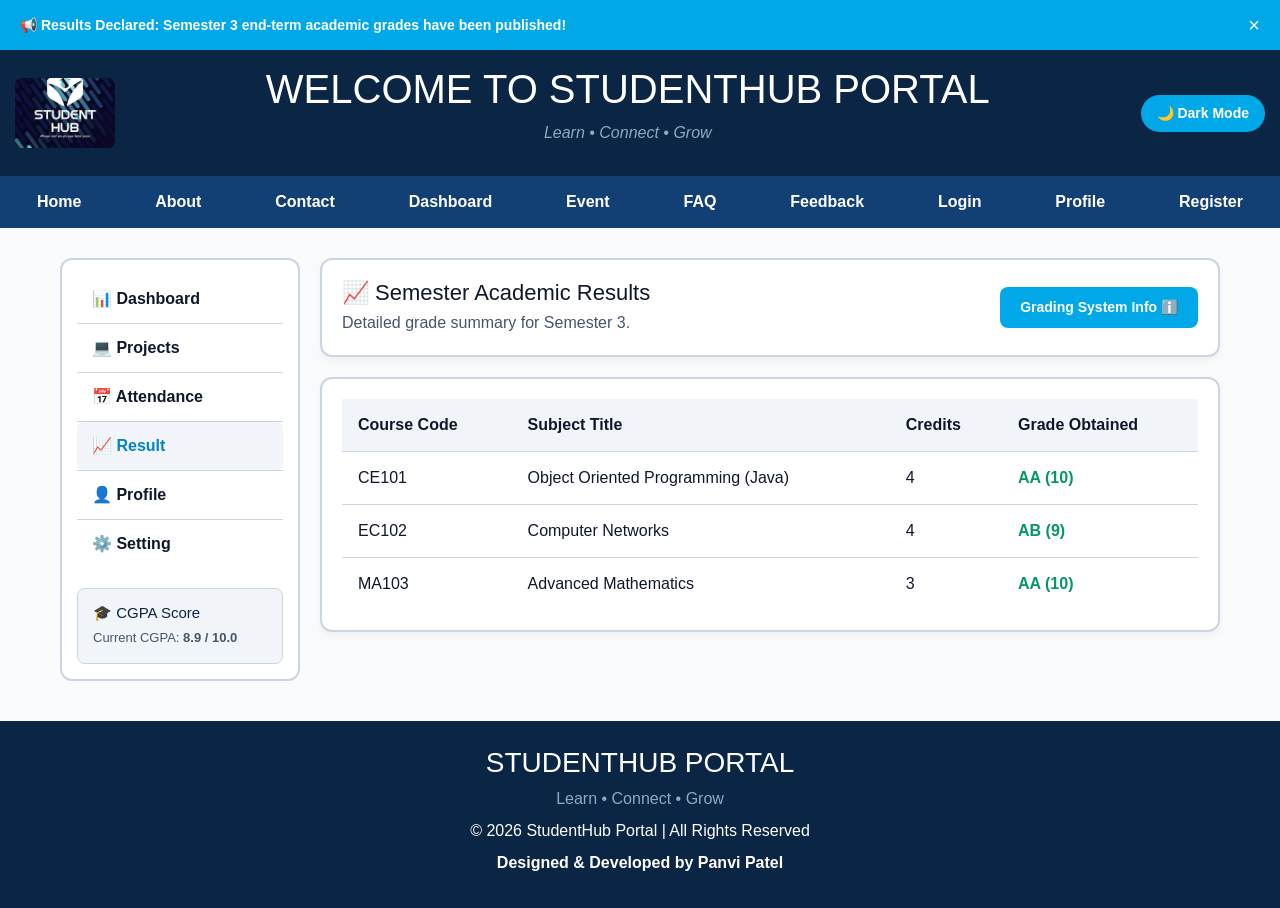
<file: Result.html>
<!DOCTYPE html>
<html lang="en">

<head>
    <meta charset="UTF-8">
    <meta name="viewport" content="width=device-width, initial-scale=1.0">

    <!-- Bootstrap CSS -->
    <link href="https://cdn.jsdelivr.net/npm/bootstrap@5.3.7/dist/css/bootstrap.min.css" rel="stylesheet">

    <title>Result - StudentHub Portal</title>

    <style>
        * {
            margin: 0;
            padding: 0;
            box-sizing: border-box;
            transition: background 0.3s, color 0.3s;
        }

        /* Color Theme Variables */
        :root {
            --bg-color: #F8FAFC;
            --text-color: #0F172A;
            --card-bg: #FFFFFF;
            --card-light: #F1F5F9;
            --header-bg: #0B2545;
            --navbar-bg: #134074;
            --border-color: #CBD5E1;
            --text-sub: #475569;
        }

        body.dark-mode {
            --bg-color: #0F172A;
            --text-color: #F8FAFC;
            --card-bg: #1E293B;
            --card-light: #334155;
            --header-bg: #020617;
            --navbar-bg: #0F172A;
            --border-color: #334155;
            --text-sub: #94A3B8;
        }

        body {
            font-family: Arial, sans-serif;
            background: var(--bg-color);
            color: var(--text-color);
        }

        /* ---------- Notification Banner ---------- */
        .notification-banner {
            background: #00A8E8;
            color: #fff;
            padding: 10px 20px;
            display: flex;
            justify-content: space-between;
            align-items: center;
            font-weight: bold;
            font-size: 14px;
        }

        .notification-banner .close-btn {
            background: transparent;
            border: none;
            color: white;
            font-size: 20px;
            cursor: pointer;
        }

        /* ---------- Header & Theme Button ---------- */
        .header {
            background: var(--header-bg);
            color: white;
            display: flex;
            flex-direction: column;
            align-items: center;
            gap: 15px;
            padding: 15px;
            position: relative;
        }

        .logo {
            width: 100px;
            height: 70px;
            object-fit: cover;
            border-radius: 6px;
        }

        .title {
            text-align: center;
        }

        .title p {
            color: #8DA9C4;
            margin-top: 8px;
        }

        .theme-btn {
            background: #00A8E8;
            color: white;
            border: none;
            padding: 8px 16px;
            border-radius: 20px;
            cursor: pointer;
            font-size: 14px;
            font-weight: bold;
            transition: transform 0.2s;
        }

        .theme-btn:hover {
            transform: scale(1.05);
        }

        /* ---------- Navbar & Mobile Menu ---------- */
        .nav-container {
            background: var(--navbar-bg);
            position: relative;
        }

        .hamburger {
            display: none;
            background: none;
            border: none;
            color: white;
            font-size: 24px;
            padding: 10px 20px;
            cursor: pointer;
            width: 100%;
            text-align: left;
        }

        .navbar {
            background: var(--navbar-bg);
            display: flex;
            justify-content: space-around;
            align-items: center;
            width: 100%;
            padding: 14px 0px;
            flex-wrap: nowrap;
            overflow-x: auto;
        }

        .navbar a {
            color: white;
            text-decoration: none;
            font-weight: bold;
            white-space: nowrap;
            padding: 0 10px;
            transition: 0.3s;
        }

        .navbar a:hover {
            color: #8DA9C4;
        }

        /* ---------- Dashboard Layout ---------- */
        .dashboard-layout {
            display: grid;
            grid-template-columns: 1fr;
            gap: 20px;
            max-width: 1200px;
            margin: 30px auto;
            padding: 0 20px;
        }

        /* Sidebar Styling */
        .sidebar {
            background: var(--card-bg);
            border: 2px solid var(--border-color);
            border-radius: 12px;
            padding: 15px;
        }

        .sidebar-menu {
            list-style: none;
            padding: 0;
            margin: 0;
        }

        .sidebar-menu li {
            border-bottom: 1px solid var(--border-color);
        }

        .sidebar-menu li:last-child {
            border-bottom: none;
        }

        .sidebar-menu a {
            display: block;
            padding: 12px 15px;
            color: var(--text-color);
            text-decoration: none;
            font-weight: bold;
            border-radius: 6px;
            transition: background 0.2s;
        }

        .sidebar-menu a:hover, .sidebar-menu a.active {
            background: var(--card-light);
            color: #0284C7;
        }

        .score-card {
            background: var(--card-light);
            border: 1px solid var(--border-color);
            border-radius: 8px;
            padding: 15px;
            margin-top: 20px;
        }

        .score-card h4 {
            color: #0B2545;
            font-size: 15px;
            margin-bottom: 6px;
        }

        body.dark-mode .score-card h4 {
            color: #38BDF8;
        }

        /* Content Area */
        .content-area {
            display: flex;
            flex-direction: column;
            gap: 20px;
        }

        .summary-card {
            background: var(--card-bg);
            border: 2px solid var(--border-color);
            border-radius: 12px;
            padding: 20px;
            box-shadow: 0 4px 6px rgba(0,0,0,0.04);
            display: flex;
            justify-content: space-between;
            align-items: center;
            flex-wrap: wrap;
            gap: 15px;
        }

        .table-card {
            background: var(--card-bg);
            border: 2px solid var(--border-color);
            border-radius: 12px;
            padding: 20px;
            box-shadow: 0 4px 6px rgba(0,0,0,0.04);
            overflow-x: auto;
        }

        .custom-table {
            width: 100%;
            border-collapse: collapse;
            text-align: left;
        }

        .custom-table th, .custom-table td {
            padding: 14px 16px;
            border-bottom: 1px solid var(--border-color);
        }

        .custom-table th {
            background: var(--card-light);
            color: var(--text-color);
            font-weight: bold;
        }

        .custom-table tr:last-child td {
            border-bottom: none;
        }

        .grade-highlight {
            color: #059669;
            font-weight: bold;
        }

        /* Buttons & Modal */
        .btn-custom {
            background: #00A8E8;
            color: white;
            border: none;
            padding: 10px 20px;
            border-radius: 8px;
            font-size: 14px;
            font-weight: bold;
            cursor: pointer;
            transition: 0.3s;
        }

        .btn-custom:hover {
            background: #0086ba;
        }

        .modal-overlay {
            display: none;
            position: fixed;
            top: 0;
            left: 0;
            width: 100%;
            height: 100%;
            background: rgba(0, 0, 0, 0.6);
            justify-content: center;
            align-items: center;
            z-index: 1000;
        }

        .modal-box {
            background: var(--card-bg);
            color: var(--text-color);
            padding: 30px;
            border-radius: 12px;
            max-width: 480px;
            width: 90%;
            text-align: center;
            position: relative;
            box-shadow: 0 10px 25px rgba(0,0,0,0.2);
        }

        .modal-close {
            position: absolute;
            top: 12px;
            right: 18px;
            background: none;
            border: none;
            font-size: 24px;
            cursor: pointer;
            color: var(--text-color);
        }

        /* Footer */
        footer {
            background: var(--header-bg);
            color: white;
            text-align: center;
            padding: 25px 20px;
            margin-top: 40px;
        }

        footer p {
            margin: 8px 0;
        }

        .tag {
            color: #8DA9C4;
        }

        /* Responsive Breakpoints */
        @media(max-width: 767px) {
            .hamburger {
                display: block;
            }

            .navbar {
                display: none;
                flex-direction: column;
                padding: 10px 0;
                gap: 12px;
            }

            .navbar.show {
                display: flex;
            }
        }

        @media(min-width: 768px) {
            .header {
                flex-direction: row;
                justify-content: space-between;
            }

            .dashboard-layout {
                grid-template-columns: 240px 1fr;
            }
        }
    </style>
</head>

<body>

    <!-- Notification Banner -->
    <div class="notification-banner" id="banner">
        <span>📢 Results Declared: Semester 3 end-term academic grades have been published!</span>
        <button class="close-btn">&times;</button>
    </div>

    <!-- Header with Theme Switcher -->
    <header class="header">
        <img src="logo.jpeg" class="logo" alt="logo">

        <div class="title">
            <h1>WELCOME TO STUDENTHUB PORTAL</h1>
            <p><i>Learn • Connect • Grow</i></p>
        </div>

        <button class="theme-btn" id="themeToggle">🌙 Dark Mode</button>
    </header>

    <!-- Navbar with Hamburger Menu -->
    <div class="nav-container">
        <button class="hamburger">☰ Menu</button>
        <nav class="navbar" id="navLinks">
            <a href="Home.html">Home</a>
            <a href="About.html">About</a>
            <a href="Contact.html">Contact</a>
            <a href="Dashboard.html">Dashboard</a>
            <a href="Event.html">Event</a>
            <a href="FAQ.html">FAQ</a>
            <a href="Feedback.html">Feedback</a>
            <a href="Login.html">Login</a>
            <a href="Profile.html">Profile</a>
            <a href="Register.html">Register</a>
        </nav>
    </div>

    <!-- Main Dashboard Layout -->
    <main class="dashboard-layout">

        <!-- Sidebar Navigation -->
        <aside class="sidebar">
            <ul class="sidebar-menu">
                <li><a href="Dashboard.html">📊 Dashboard</a></li>
                <li><a href="Projects.html">💻 Projects</a></li>
                <li><a href="Attendance.html">📅 Attendance</a></li>
                <li><a href="Result.html" class="active">📈 Result</a></li>
                <li><a href="Profile.html">👤 Profile</a></li>
                <li><a href="Setting.html">⚙️ Setting</a></li>
            </ul>

            <div class="score-card">
                <h4>🎓 CGPA Score</h4>
                <p style="font-size: 13px; color: var(--text-sub); margin: 0;">Current CGPA: <b>8.9 / 10.0</b></p>
            </div>
        </aside>

        <!-- Result Content Area -->
        <section class="content-area">

            <!-- Summary Card -->
            <div class="summary-card">
                <div>
                    <h2 style="margin: 0; font-size: 22px;">📈 Semester Academic Results</h2>
                    <p style="margin: 5px 0 0 0; color: var(--text-sub);">Detailed grade summary for Semester 3.</p>
                </div>
                <button class="btn-custom btn-open-modal">Grading System Info ℹ️</button>
            </div>

            <!-- Table Card -->
            <div class="table-card">
                <table class="custom-table">
                    <thead>
                        <tr>
                            <th>Course Code</th>
                            <th>Subject Title</th>
                            <th>Credits</th>
                            <th>Grade Obtained</th>
                        </tr>
                    </thead>
                    <tbody>
                        <tr>
                            <td>CE101</td>
                            <td>Object Oriented Programming (Java)</td>
                            <td>4</td>
                            <td><span class="grade-highlight">AA (10)</span></td>
                        </tr>
                        <tr>
                            <td>EC102</td>
                            <td>Computer Networks</td>
                            <td>4</td>
                            <td><span class="grade-highlight">AB (9)</span></td>
                        </tr>
                        <tr>
                            <td>MA103</td>
                            <td>Advanced Mathematics</td>
                            <td>3</td>
                            <td><span class="grade-highlight">AA (10)</span></td>
                        </tr>
                    </tbody>
                </table>
            </div>

        </section>

    </main>

    <!-- Modal Popup for Grading System -->
    <div class="modal-overlay" id="customModal">
        <div class="modal-box">
            <button class="modal-close">&times;</button>
            <h3 style="margin-bottom: 12px;">ℹ️ University Grading Scheme</h3>
            <p style="text-align: left; font-size: 14px; margin-bottom: 8px;">• <b>AA (10 Points):</b> Outstanding Performance (90-100%)</p>
            <p style="text-align: left; font-size: 14px; margin-bottom: 8px;">• <b>AB (9 Points):</b> Excellent Performance (80-89%)</p>
            <p style="text-align: left; font-size: 14px; margin-bottom: 8px;">• <b>BB (8 Points):</b> Very Good Performance (70-79%)</p>
            <p style="text-align: left; font-size: 14px; margin-bottom: 15px;">• <b>Re-evaluation:</b> Applications open within 7 days of result declaration.</p>
            <button class="btn-custom btn-close-modal">Got It!</button>
        </div>
    </div>

    <!-- Footer -->
    <footer>
        <h3>STUDENTHUB PORTAL</h3>
        <p class="tag">Learn • Connect • Grow</p>
        <p>© 2026 StudentHub Portal | All Rights Reserved</p>
        <p><b>Designed & Developed by Panvi Patel</b></p>
    </footer>

    <!-- Bootstrap JS -->
    <script src="https://cdn.jsdelivr.net/npm/bootstrap@5.3.7/dist/js/bootstrap.bundle.min.js"></script>

    <!-- External Script -->
    <script src="script.js"></script>

</body>

</html>
</file>
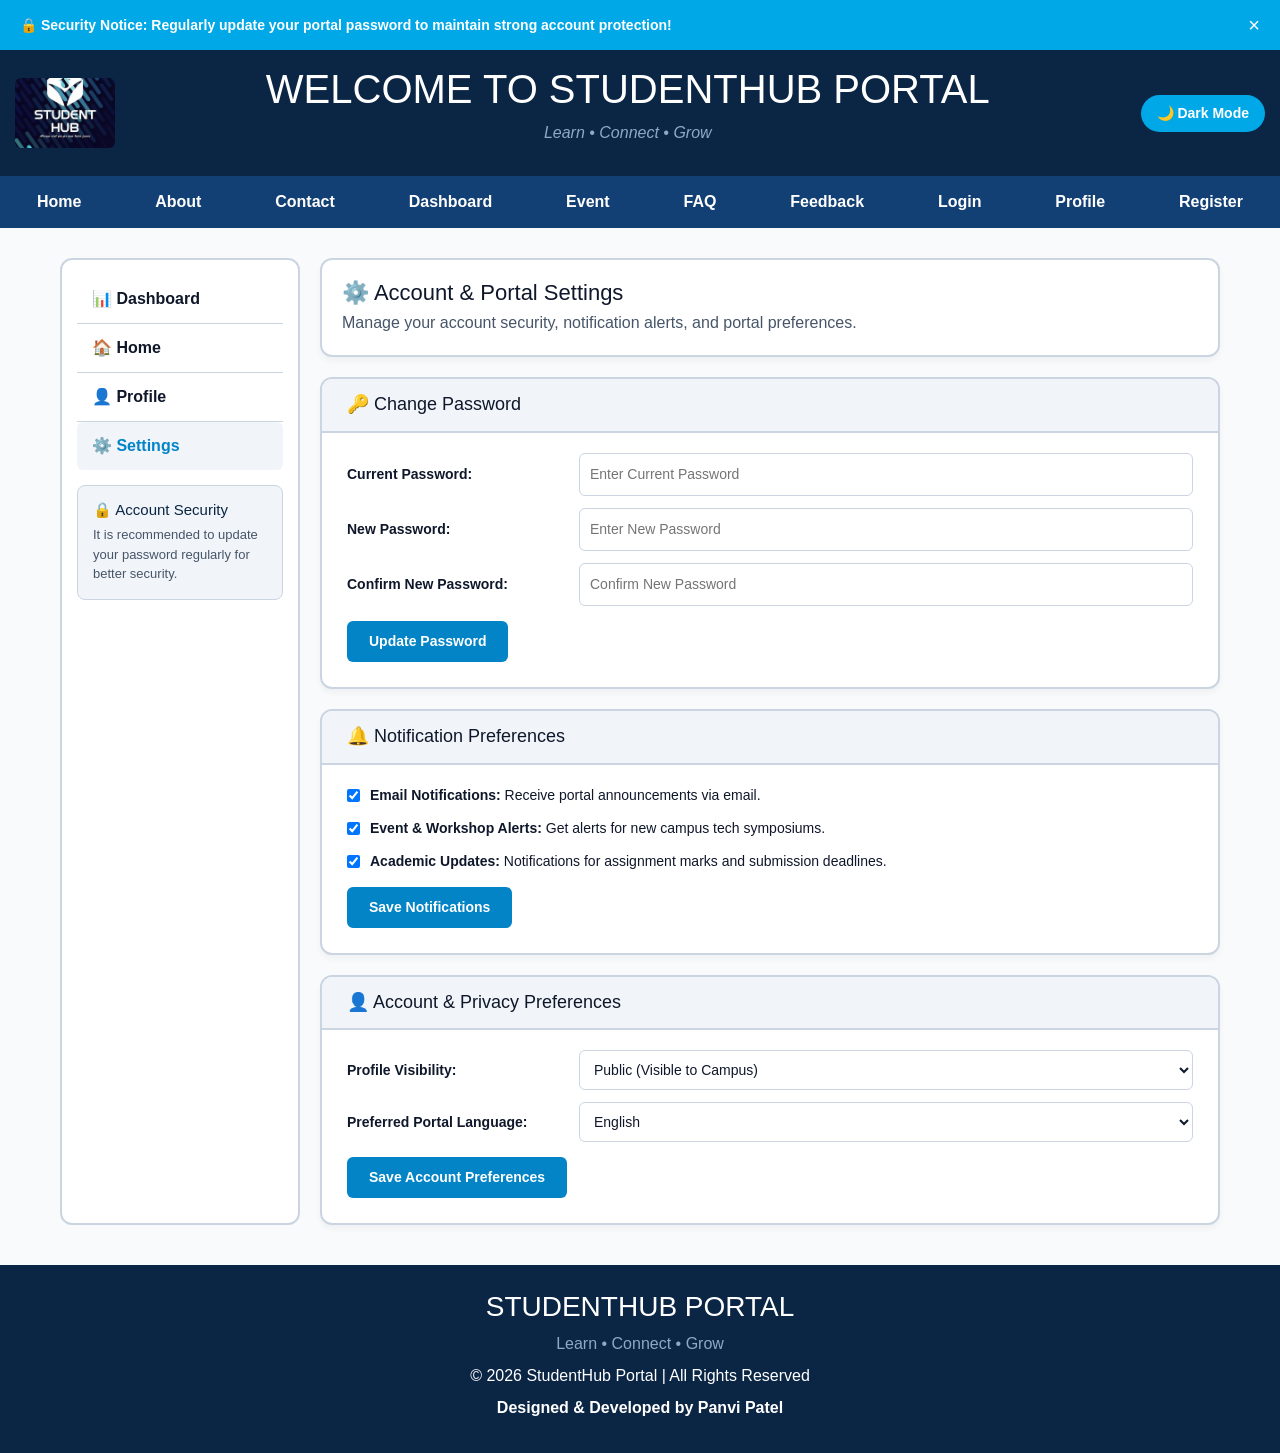
<file: setting.html>
<!DOCTYPE html>
<html lang="en">

<head>
    <meta charset="UTF-8">
    <meta name="viewport" content="width=device-width, initial-scale=1.0">

    <!-- Bootstrap CSS -->
    <link href="https://cdn.jsdelivr.net/npm/bootstrap@5.3.7/dist/css/bootstrap.min.css" rel="stylesheet">

    <title>Settings - StudentHub Portal</title>

    <style>
        * {
            margin: 0;
            padding: 0;
            box-sizing: border-box;
            transition: background 0.3s, color 0.3s;
        }

        /* Color Theme Variables */
        :root {
            --bg-color: #F8FAFC;
            --text-color: #0F172A;
            --card-bg: #FFFFFF;
            --card-light: #F1F5F9;
            --header-bg: #0B2545;
            --navbar-bg: #134074;
            --border-color: #CBD5E1;
            --text-sub: #475569;
        }

        body.dark-mode {
            --bg-color: #0F172A;
            --text-color: #F8FAFC;
            --card-bg: #1E293B;
            --card-light: #334155;
            --header-bg: #020617;
            --navbar-bg: #0F172A;
            --border-color: #334155;
            --text-sub: #94A3B8;
        }

        body {
            font-family: Arial, sans-serif;
            background: var(--bg-color);
            color: var(--text-color);
        }

        /* ---------- Notification Banner ---------- */
        .notification-banner {
            background: #00A8E8;
            color: #fff;
            padding: 10px 20px;
            display: flex;
            justify-content: space-between;
            align-items: center;
            font-weight: bold;
            font-size: 14px;
        }

        .notification-banner .close-btn {
            background: transparent;
            border: none;
            color: white;
            font-size: 20px;
            cursor: pointer;
        }

        /* ---------- Header & Theme Button ---------- */
        .header {
            background: var(--header-bg);
            color: white;
            display: flex;
            flex-direction: column;
            align-items: center;
            gap: 15px;
            padding: 15px;
            position: relative;
        }

        .logo {
            width: 100px;
            height: 70px;
            object-fit: cover;
            border-radius: 6px;
        }

        .title {
            text-align: center;
        }

        .title p {
            color: #8DA9C4;
            margin-top: 8px;
        }

        .theme-btn {
            background: #00A8E8;
            color: white;
            border: none;
            padding: 8px 16px;
            border-radius: 20px;
            cursor: pointer;
            font-size: 14px;
            font-weight: bold;
            transition: transform 0.2s;
        }

        .theme-btn:hover {
            transform: scale(1.05);
        }

        /* ---------- Navbar & Mobile Menu ---------- */
        .nav-container {
            background: var(--navbar-bg);
            position: relative;
        }

        .hamburger {
            display: none;
            background: none;
            border: none;
            color: white;
            font-size: 24px;
            padding: 10px 20px;
            cursor: pointer;
            width: 100%;
            text-align: left;
        }

        .navbar {
            background: var(--navbar-bg);
            display: flex;
            justify-content: space-around;
            align-items: center;
            width: 100%;
            padding: 14px 0px;
            flex-wrap: nowrap;
            overflow-x: auto;
        }

        .navbar a {
            color: white;
            text-decoration: none;
            font-weight: bold;
            white-space: nowrap;
            padding: 0 10px;
            transition: 0.3s;
        }

        .navbar a:hover {
            color: #8DA9C4;
        }

        /* ---------- Dashboard & Settings Layout ---------- */
        .dashboard-layout {
            display: grid;
            grid-template-columns: 1fr;
            gap: 20px;
            max-width: 1200px;
            margin: 30px auto;
            padding: 0 20px;
        }

        /* Sidebar Styling */
        .sidebar {
            background: var(--card-bg);
            border: 2px solid var(--border-color);
            border-radius: 12px;
            padding: 15px;
        }

        .sidebar-menu {
            list-style: none;
            padding: 0;
            margin: 0;
        }

        .sidebar-menu li {
            border-bottom: 1px solid var(--border-color);
        }

        .sidebar-menu li:last-child {
            border-bottom: none;
        }

        .sidebar-menu a {
            display: block;
            padding: 12px 15px;
            color: var(--text-color);
            text-decoration: none;
            font-weight: bold;
            border-radius: 6px;
            transition: background 0.2s;
        }

        .sidebar-menu a:hover, .sidebar-menu a.active {
            background: var(--card-light);
            color: #0284C7;
        }

        .widget-box {
            background: var(--card-light);
            border: 1px solid var(--border-color);
            border-radius: 8px;
            padding: 15px;
            margin-top: 15px;
        }

        .widget-box h4 {
            color: #0B2545;
            font-size: 15px;
            margin-bottom: 6px;
        }

        body.dark-mode .widget-box h4 {
            color: #38BDF8;
        }

        /* Settings Content Area */
        .content-area {
            display: flex;
            flex-direction: column;
            gap: 20px;
        }

        .card-box {
            background: var(--card-bg);
            border: 2px solid var(--border-color);
            border-radius: 12px;
            padding: 25px;
            box-shadow: 0 4px 6px rgba(0, 0, 0, 0.04);
        }

        .card-header-title {
            background: var(--card-light);
            margin: -25px -25px 20px -25px;
            padding: 15px 25px;
            border-bottom: 2px solid var(--border-color);
            border-top-left-radius: 10px;
            border-top-right-radius: 10px;
        }

        .card-header-title h3 {
            font-size: 18px;
            margin: 0;
            color: var(--text-color);
        }

        .form-row {
            display: grid;
            grid-template-columns: 1fr;
            gap: 12px;
            margin-bottom: 12px;
            align-items: center;
        }

        .form-row label {
            font-weight: bold;
            font-size: 14px;
            color: var(--text-color);
        }

        .form-row input,
        .form-row select {
            width: 100%;
            padding: 10px;
            border: 1px solid var(--border-color);
            border-radius: 6px;
            background: var(--card-bg);
            color: var(--text-color);
            font-size: 14px;
        }

        .checkbox-label {
            display: flex;
            align-items: center;
            gap: 10px;
            cursor: pointer;
            font-size: 14px;
            color: var(--text-color);
            margin-bottom: 12px;
        }

        .btn-custom {
            background: #0284C7;
            color: white;
            border: none;
            padding: 10px 22px;
            border-radius: 6px;
            font-size: 14px;
            font-weight: bold;
            cursor: pointer;
            transition: 0.3s;
        }

        .btn-custom:hover {
            background: #0086ba;
        }

        /* ---------- Modal Popup ---------- */
        .modal-overlay {
            display: none;
            position: fixed;
            top: 0;
            left: 0;
            width: 100%;
            height: 100%;
            background: rgba(0, 0, 0, 0.6);
            justify-content: center;
            align-items: center;
            z-index: 1000;
        }

        .modal-box {
            background: var(--card-bg);
            color: var(--text-color);
            padding: 30px;
            border-radius: 12px;
            max-width: 480px;
            width: 90%;
            text-align: center;
            position: relative;
            box-shadow: 0 10px 25px rgba(0, 0, 0, 0.2);
        }

        .modal-close {
            position: absolute;
            top: 12px;
            right: 18px;
            background: none;
            border: none;
            font-size: 24px;
            cursor: pointer;
            color: var(--text-color);
        }

        /* Footer */
        footer {
            background: var(--header-bg);
            color: white;
            text-align: center;
            padding: 25px 20px;
            margin-top: 40px;
        }

        footer p {
            margin: 8px 0;
        }

        .tag {
            color: #8DA9C4;
        }

        /* Responsive Breakpoints */
        @media(max-width: 767px) {
            .hamburger {
                display: block;
            }

            .navbar {
                display: none;
                flex-direction: column;
                padding: 10px 0;
                gap: 12px;
            }

            .navbar.show {
                display: flex;
            }
        }

        @media(min-width: 768px) {
            .header {
                flex-direction: row;
                justify-content: space-between;
            }

            .dashboard-layout {
                grid-template-columns: 240px 1fr;
            }

            .form-row {
                grid-template-columns: 220px 1fr;
            }
        }
    </style>
</head>

<body>

    <!-- Notification Banner -->
    <div class="notification-banner" id="banner">
        <span>🔒 Security Notice: Regularly update your portal password to maintain strong account protection!</span>
        <button class="close-btn">&times;</button>
    </div>

    <!-- Header with Theme Switcher -->
    <header class="header">
        <img src="logo.jpeg" class="logo" alt="logo">

        <div class="title">
            <h1>WELCOME TO STUDENTHUB PORTAL</h1>
            <p><i>Learn • Connect • Grow</i></p>
        </div>

        <button class="theme-btn" id="themeToggle">🌙 Dark Mode</button>
    </header>

    <!-- Navbar with Hamburger Menu -->
    <div class="nav-container">
        <button class="hamburger">☰ Menu</button>
        <nav class="navbar" id="navLinks">
            <a href="Home.html">Home</a>
            <a href="About.html">About</a>
            <a href="Contact.html">Contact</a>
            <a href="Dashboard.html">Dashboard</a>
            <a href="Event.html">Event</a>
            <a href="FAQ.html">FAQ</a>
            <a href="Feedback.html">Feedback</a>
            <a href="Login.html">Login</a>
            <a href="Profile.html">Profile</a>
            <a href="Register.html">Register</a>
        </nav>
    </div>

    <!-- Main Dashboard/Settings Layout -->
    <main class="dashboard-layout">

        <!-- Sidebar Navigation -->
        <aside class="sidebar">
            <ul class="sidebar-menu">
                <li><a href="Dashboard.html">📊 Dashboard</a></li>
                <li><a href="Home.html">🏠 Home</a></li>
                <li><a href="Profile.html">👤 Profile</a></li>
                <li><a href="setting.html" class="active">⚙️ Settings</a></li>
            </ul>

            <div class="widget-box">
                <h4>🔒 Account Security</h4>
                <p style="font-size: 13px; color: var(--text-sub); margin: 0;">It is recommended to update your password regularly for better security.</p>
            </div>
        </aside>

        <!-- Settings Content Area -->
        <section class="content-area">

            <!-- Page Title Card -->
            <div class="card-box" style="padding: 20px;">
                <h2 style="margin: 0; font-size: 22px;">⚙️ Account & Portal Settings</h2>
                <p style="margin: 5px 0 0 0; color: var(--text-sub);">Manage your account security, notification alerts, and portal preferences.</p>
            </div>

            <!-- 1. Change Password Section -->
            <div class="card-box">
                <div class="card-header-title">
                    <h3>🔑 Change Password</h3>
                </div>
                <form>
                    <div class="form-row">
                        <label>Current Password:</label>
                        <input type="password" name="current_password" placeholder="Enter Current Password" required>
                    </div>
                    <div class="form-row">
                        <label>New Password:</label>
                        <input type="password" name="new_password" placeholder="Enter New Password" required>
                    </div>
                    <div class="form-row">
                        <label>Confirm New Password:</label>
                        <input type="password" name="confirm_new_password" placeholder="Confirm New Password" required>
                    </div>
                    <div style="margin-top: 15px;">
                        <button type="submit" class="btn-custom">Update Password</button>
                    </div>
                </form>
            </div>

            <!-- 2. Notification Preferences Section -->
            <div class="card-box">
                <div class="card-header-title">
                    <h3>🔔 Notification Preferences</h3>
                </div>
                <form>
                    <label class="checkbox-label">
                        <input type="checkbox" name="email_notif" checked>
                        <span><b>Email Notifications:</b> Receive portal announcements via email.</span>
                    </label>
                    <label class="checkbox-label">
                        <input type="checkbox" name="event_alerts" checked>
                        <span><b>Event & Workshop Alerts:</b> Get alerts for new campus tech symposiums.</span>
                    </label>
                    <label class="checkbox-label">
                        <input type="checkbox" name="result_alerts" checked>
                        <span><b>Academic Updates:</b> Notifications for assignment marks and submission deadlines.</span>
                    </label>
                    <div style="margin-top: 15px;">
                        <button type="submit" class="btn-custom">Save Notifications</button>
                    </div>
                </form>
            </div>

            <!-- 3. Account Preferences Section -->
            <div class="card-box">
                <div class="card-header-title">
                    <h3>👤 Account & Privacy Preferences</h3>
                </div>
                <form>
                    <div class="form-row">
                        <label>Profile Visibility:</label>
                        <select name="visibility">
                            <option value="public">Public (Visible to Campus)</option>
                            <option value="private">Private (Only Faculty & Admin)</option>
                        </select>
                    </div>
                    <div class="form-row">
                        <label>Preferred Portal Language:</label>
                        <select name="language">
                            <option value="en">English</option>
                            <option value="hi">Hindi</option>
                            <option value="gu">Gujarati</option>
                        </select>
                    </div>
                    <div style="margin-top: 15px;">
                        <button type="submit" class="btn-custom">Save Account Preferences</button>
                    </div>
                </form>
            </div>

        </section>

    </main>

    <!-- Modal Popup for Settings Confirmation -->
    <div class="modal-overlay" id="customModal">
        <div class="modal-box">
            <button class="modal-close">&times;</button>
            <h3 style="color:#0284C7; margin-bottom: 12px;">✅ Settings Updated!</h3>
            <p style="text-align: center; margin-bottom: 8px;">Your portal preferences have been successfully saved.</p>
            <p style="text-align: center; margin-bottom: 15px; color: var(--text-sub); font-size: 14px;">Changes will take effect across all your active sessions.</p>
            <button class="btn-custom btn-close-modal" style="width: 100%;">Close</button>
        </div>
    </div>

    <!-- Footer -->
    <footer>
        <h3>STUDENTHUB PORTAL</h3>
        <p class="tag">Learn • Connect • Grow</p>
        <p>© 2026 StudentHub Portal | All Rights Reserved</p>
        <p><b>Designed & Developed by Panvi Patel</b></p>
    </footer>

    <!-- Bootstrap JS -->
    <script src="https://cdn.jsdelivr.net/npm/bootstrap@5.3.7/dist/js/bootstrap.bundle.min.js"></script>

    <!-- External Script -->
    <script src="script.js"></script>

</body>

</html>
</file>
